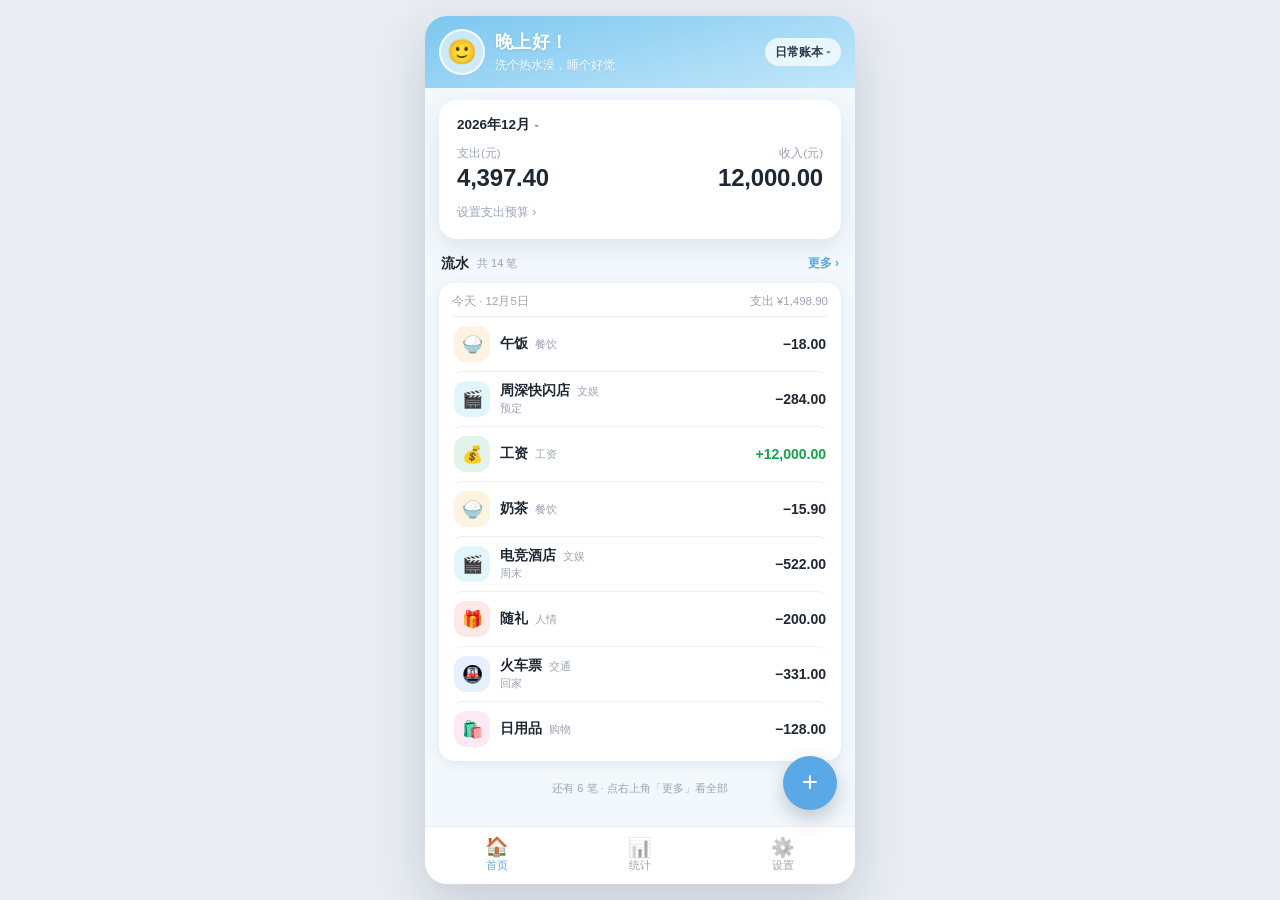
<file: ledger-app/index.html>
<!DOCTYPE html>
<html lang="zh-CN" data-theme="ocean">
<head>
<meta charset="UTF-8">
<meta name="viewport" content="width=device-width, initial-scale=1, viewport-fit=cover">
<meta name="theme-color" content="#5aa9e6">
<title>记一笔</title>
<link rel="stylesheet" href="style.css">
</head>
<body>

<div id="app">

  <!-- ══════════════════ 首页 ══════════════════ -->
  <section class="page is-on" id="pageHome">

    <!-- 顶部主题区（冻结不滚）：头像 + 问候语 + 激励语 + 主题切换 -->
    <div class="hero">
      <div class="hero-top">
        <button class="avatar-btn" id="btnAvatar" aria-label="更换头像">
          <img class="avatar" id="avatarImg" alt="" hidden>
          <span class="avatar-ph" id="avatarPh">🙂</span>
        </button>

        <div class="greet">
          <div class="greet-hi" id="greetHi">早上好！</div>
          <div class="greet-quote" id="greetQuote">今天也要好好生活呀</div>
        </div>

        <button class="theme-btn" id="btnBook" aria-label="切换账本">
          <span id="bookName">日常账本</span>
          <span class="tb-arrow">▾</span>
        </button>
      </div>
    </div>

    <!-- 可滚动主体：今日/本月收支、最近常用、流水都在里面，一起滚 -->
    <div class="body-scroll" id="bodyHome">

      <!-- ④ 首页装饰层：整层浮在内容上方，点不挡；上传自制主题图后才会出现 -->
      <div class="deco-layer" id="decoHome"></div>

      <!-- 日常账本：支出预算卡（仿支付宝「支出预算」样式） -->
      <div class="budget-card" id="budgetCard" hidden>
        <button class="budget-month" id="budMonthBtn">
          <span id="budMonthText">2026年9月</span>
        </button>
        <div class="budget-cols">
          <div class="budget-col">
            <div class="budget-label">支出(元)</div>
            <div class="budget-num" id="budExp">0.00</div>
          </div>
          <div class="budget-col">
            <div class="budget-label">收入(元)</div>
            <div class="budget-num" id="budInc">0.00</div>
          </div>
        </div>
        <button class="budget-set" id="btnSetBudget">设置支出预算 ›</button>
        <div class="budget-bar-wrap" id="budBarWrap" hidden>
          <div class="budget-bar" id="budBar"></div>
          <div class="budget-bar-txt" id="budBarTxt"></div>
        </div>
      </div>

      <!-- 统筹账本：资产总览（不按日期）：结余大字 + 支出/收入两列 -->
      <div class="pool-card" id="poolCard" hidden>
        <div class="pool-net-label">结余</div>
        <div class="pool-net num-fit" id="poolNet">0.00</div>
        <div class="pool-net-sub">收入 − 支出</div>
        <div class="pool-cols">
          <div class="pool-col">
            <div class="pool-col-label">支出</div>
            <div class="pool-col-num num-fit" id="poolOut">0.00</div>
          </div>
          <div class="pool-sep"></div>
          <div class="pool-col">
            <div class="pool-col-label">收入</div>
            <div class="pool-col-num num-fit is-in" id="poolIn">0.00</div>
          </div>
        </div>
      </div>

      <!-- ★ 流水：整页一起滚，首页只展示最新 8 条，全量去「更多」 -->
      <div class="card card-flow">
        <div class="card-head">
          <span class="card-title">流水</span>
          <span class="card-count" id="recCount"></span>
          <button class="card-more" id="btnMoreRec">更多 ›</button>
        </div>
        <div id="recList"></div>
        <div class="flow-hint" id="flowHint" hidden></div>
      </div>

    </div>

    <button class="fab" id="btnAdd" aria-label="记一笔"><span class="fab-plus">+</span></button>

  </section>

  <!-- ══════════════════ 统计 ══════════════════ -->
  <section class="page" id="pageStats">

    <div class="stats-top">
      <div class="month-nav-bar">
        <button class="mn-btn" id="stPrev" aria-label="上个月">‹</button>
        <span class="mn-title" id="stTitle">—</span>
        <button class="mn-btn" id="stNext" aria-label="下个月">›</button>
      </div>
      <div class="seg seg-sm" id="stTypeSeg">
        <button data-t="expense" class="is-on">支出</button>
        <button data-t="income">收入</button>
      </div>
      <div class="stats-total">
        <div class="st-label" id="stLabel">共支出</div>
        <div class="st-num" id="stTotal">¥ 0.00</div>
      </div>
    </div>

    <div class="body-scroll" id="bodyStats">

      <!-- ⑤ 统计装饰层：整层浮在内容上方 -->
      <div class="deco-layer" id="decoStatsLayer"></div>

      <div class="card">
        <div class="card-head">
          <span class="card-title">支出构成</span>
          <span class="card-count" id="catTipText">点类目看明细</span>
        </div>
        <div class="donut-wrap">
          <svg class="donut" id="donut" viewBox="0 0 120 120"></svg>
          <div class="donut-center">
            <div class="dc-label" id="dcLabel">总支出</div>
            <div class="dc-num" id="dcNum">¥0</div>
          </div>
        </div>
        <div class="cat-list" id="stCatList"></div>
      </div>

      <div class="card" id="cardDaily">
        <div class="card-head"><span class="card-title">每日对比</span></div>
        <div class="chart-box" id="chartDaily"></div>
      </div>

      <div class="card" id="cardMonthly">
        <div class="card-head"><span class="card-title">月度对比</span></div>
        <div class="chart-box" id="chartMonthly"></div>
      </div>

      <div class="card">
        <div class="card-head"><span class="card-title">支出排行</span></div>
        <div class="rank-list" id="rankList"></div>
      </div>

    </div>
  </section>

  <!-- ══════════════════ 设置 ══════════════════ -->
  <section class="page" id="pageSettings">
    <div class="set-top">设置</div>

    <div class="body-scroll" id="bodySettings">

      <div class="card" id="cardBooks">
        <div class="card-head">
          <span class="card-title">账本</span>
          <span class="card-count">点账本改名 / 改备注 / 切换</span>
        </div>
        <div id="bookManageList"></div>
      </div>

      <div class="card">
        <div class="card-head">
          <span class="card-title">个人</span>
        </div>
        <div class="set-row" id="setAvatar">
          <span class="set-ico">🙂</span>
          <span class="set-name">头像</span>
          <span class="set-val" id="setAvatarVal">默认 ›</span>
        </div>
      </div>

      <div class="card">
        <div class="card-head">
          <span class="card-title">主题外观</span>
          <span class="card-count">点一下即可切换</span>
        </div>
        <div class="theme-grid" id="themeGrid"></div>
        <div class="upload-row">
          <button class="btn-line btn-upload" id="btnUploadTheme">＋ 上传自制主题图</button>
          <button class="upload-arrow" id="btnThemeTip" aria-label="查看制作方法">▾</button>
        </div>
        <div class="tip" id="themeTip" hidden></div>
      </div>

      <div class="card">
        <div class="set-row" id="setQuotes">
          <span class="set-ico">💬</span>
          <span class="set-name">激励池</span>
          <span class="set-val" id="setQuotesVal">›</span>
        </div>
      </div>

      <div class="card">
        <div class="card-head"><span class="card-title">数据</span></div>
        <div class="set-row" id="setExport">
          <span class="set-ico">📤</span><span class="set-name">导出备份</span>
          <span class="set-val" id="setExportVal">存成 JSON 文件 ›</span>
        </div>
        <div class="set-row" id="setImport">
          <span class="set-ico">📥</span><span class="set-name">导入恢复</span>
          <span class="set-val">选备份文件恢复 ›</span>
        </div>
        <div class="set-row" id="setOpenFolder">
          <span class="set-ico">📂</span><span class="set-name">打开备份文件夹</span>
          <span class="set-val" id="setFolderVal">下载 / 记账本 ›</span>
        </div>
        <div class="set-row" id="setBackupText">
          <span class="set-ico">📋</span><span class="set-name">备份文本</span>
          <span class="set-val">复制 / 粘贴搬运 ›</span>
        </div>
        <div class="set-row is-danger" id="setClearDemo">
          <span class="set-ico">🧹</span><span class="set-name">清空示例数据</span>
          <span class="set-val">只删示例 ›</span>
        </div>
      </div>

      <div class="about">
        记一笔 · 本地记账<br>
        所有数据只存在这台设备，不联网、不上传
      </div>

    </div>
  </section>

  <!-- ══════════════════ 底部 Tab ══════════════════ -->
  <nav class="tabbar" id="tabbar">
    <img class="deco deco-footer" id="decoFooter" alt="">
    <button class="tab is-on" data-tab="home">
      <span class="tab-ico">🏠</span><span class="tab-txt">首页</span>
    </button>
    <button class="tab" data-tab="stats">
      <span class="tab-ico">📊</span><span class="tab-txt">统计</span>
    </button>
    <button class="tab" data-tab="settings">
      <span class="tab-ico">⚙️</span><span class="tab-txt">设置</span>
    </button>
  </nav>


<!-- ══════════════════ 二级页面：全部明细 ══════════════════
     ★ 注意：下面这些浮层 / 二级页必须留在 #app 内部（#app 的 </div> 在文件靠后处）。
       它们是 position:absolute + inset:0，包含块必须是 #app，
       否则停靠用的 translateX(100%) 会把整个视口的滚动区撑宽，手机上能横向拖出空白。
     ══════════════════ -->
<div class="sub" id="subAll">
  <div class="sub-head">
    <button class="sub-back" data-back>‹</button>
    <span class="sub-title">全部明细</span>
    <span class="sub-count" id="allCount"></span>
  </div>

  <div class="filter-bar">
    <input class="f-input" id="fKeyword" placeholder="搜事项 / 备注，比如「火锅」">
    <div class="f-row" id="fTimeRow">
      <div class="dd" id="fTimeDD">
        <button class="dd-btn" id="fTimeBtn"><span id="fTimeLabel">全部时间</span><span class="dd-arrow">▾</span></button>
        <div class="dd-list" id="fTimeList" hidden></div>
      </div>
      <div class="dd" id="fCatDD">
        <button class="dd-btn" id="fCatBtn"><span id="fCatLabel">全部类目</span><span class="dd-arrow">▾</span></button>
        <div class="dd-list" id="fCatList" hidden></div>
      </div>
      <button class="f-reset" id="fReset">重置</button>
    </div>
    <div class="f-row" id="fCustomRow" hidden>
      <input class="f-date" type="date" id="fFrom">
      <span class="f-tilde">~</span>
      <input class="f-date" type="date" id="fTo">
    </div>
    <div class="f-row">
      <button class="f-chip is-on" data-kind="all">全部</button>
      <button class="f-chip" data-kind="expense">只看支出</button>
      <button class="f-chip" data-kind="income">只看收入</button>
    </div>
  </div>

  <div class="sub-body" id="allList"></div>
  <div class="sub-sum" id="allSum"></div>
</div>

<!-- ══════════════════ 二级页面：类目明细（从统计页「支出构成」点进来） ══════════════════
     页面结构和「全部明细」一样，但打开时自动带好筛选（如：9月 × 餐饮）。
     它是独立的页面：返回时关掉它，露出的是统计页。 -->
<div class="sub" id="subCat">
  <div class="sub-head">
    <button class="sub-back" data-back>‹</button>
    <span class="sub-title" id="subCatTitle">明细</span>
    <span class="sub-count" id="catPageCount"></span>
  </div>

  <div class="filter-bar">
    <input class="f-input" id="cKeyword" placeholder="搜事项 / 备注">
    <div class="f-row" id="cTimeRow">
      <div class="dd" id="cTimeDD">
        <button class="dd-btn" id="cTimeBtn"><span id="cTimeLabel">全部时间</span><span class="dd-arrow">▾</span></button>
        <div class="dd-list" id="cTimeList" hidden></div>
      </div>
      <div class="dd" id="cCatDD">
        <button class="dd-btn" id="cCatBtn"><span id="cCatLabel">全部类目</span><span class="dd-arrow">▾</span></button>
        <div class="dd-list" id="cCatList" hidden></div>
      </div>
      <button class="f-reset" id="cReset">重置</button>
    </div>
    <div class="f-row" id="cCustomRow" hidden>
      <input class="f-date" type="date" id="cFrom">
      <span class="f-tilde">~</span>
      <input class="f-date" type="date" id="cTo">
    </div>
    <div class="f-row">
      <button class="f-chip" data-kind="all">全部</button>
      <button class="f-chip" data-kind="expense">只看支出</button>
      <button class="f-chip" data-kind="income">只看收入</button>
    </div>
  </div>

  <div class="sub-body" id="catPageList"></div>
  <div class="sub-sum" id="catPageSum"></div>
</div>

<!-- ══════════════════ 二级页面：激励池 ══════════════════ -->
<div class="sub" id="subQuotes">
  <div class="sub-head">
    <button class="sub-back" data-back>‹</button>
    <span class="sub-title">激励池</span>
    <button class="sub-add" id="btnAddQuote">＋ 新增</button>
  </div>
  <div class="quote-note">
    关掉的不会出现在首页。自己新增的会置顶，方便你找到。
  </div>
  <div class="sub-body" id="quoteList"></div>
</div>


<!-- ══════════════════ 记一笔 弹窗 ══════════════════ -->
<div class="sheet-layer" id="sheetLayer">
  <div class="sheet-mask" id="sheetMask"></div>
  <div class="sheet" id="sheet">

    <div class="sheet-head">
      <div class="seg" id="typeSeg">
        <button data-type="expense" class="is-on">支出</button>
        <button data-type="income">收入</button>
      </div>
      <button class="sheet-x" id="btnClose" aria-label="关闭">✕</button>
    </div>

    <div class="sheet-body">
      <!-- 一句话：事项 + 金额，自动拆 -->
      <input class="entry-input" id="entryInput" placeholder="支出/收入 123">

      <div class="entry-tools">
        <button class="tool-btn" id="btnDate">📅 <span id="dateText">今天</span></button>
        <button class="tool-btn" id="btnNote">＋ 备注</button>
      </div>

      <div class="note-row" id="noteRow">
        <input class="note-input" id="noteInput" placeholder="备注（会显示在明细里）">
      </div>

      <!-- 识别结果：分类可点开手动改 -->
      <div class="parse-row">
        <button class="parse-chip" id="parseChip">
          <span class="pc-ico">📦</span>
          <span class="pc-name">其他</span>
          <span class="pc-arrow">▾</span>
        </button>
        <span class="parse-amt" id="parseAmt">¥ --</span>
      </div>

      <div class="cat-pills" id="catPills"></div>
    </div>

    <div class="sheet-foot">
      <button class="btn-del" id="btnDelete" hidden>删除</button>
      <button class="btn-save" id="btnSave">保存</button>
    </div>

  </div>
</div>


<!-- ══════════════════ 账本切换浮层（首页右上角进入） ══════════════════ -->
<div class="pop-layer" id="bookPop">
  <div class="pop-mask" data-pop-close></div>
  <div class="pop">
    <div class="pop-head">
      <span>切换账本</span>
      <button class="pop-x" data-pop-close>✕</button>
    </div>
    <div class="pop-body">
      <div class="book-list" id="bookPopList"></div>
      <button class="btn-line" id="btnNewBook">＋ 新建账本</button>
    </div>
  </div>
</div>

<!-- ══════════════════ 新建账本浮层 ══════════════════ -->
<div class="pop-layer" id="bookAddPop">
  <div class="pop-mask" data-pop-close></div>
  <div class="pop pop-sm">
    <div class="pop-head">
      <span>新建账本</span>
      <button class="pop-x" data-pop-close>✕</button>
    </div>
    <div class="pop-body">
      <input class="ask-input" id="newBookName" placeholder="账本名称，比如：日常开销 / 家庭统筹">
      <div class="seg seg-book" id="newBookKind">
        <button data-k="daily" class="is-on">日常账本</button>
        <button data-k="pool">统筹账本</button>
      </div>
      <div class="kind-hint" id="kindHint">按月份记账：有预算、月度统计、每日对比</div>
      <div class="icon-grid" id="newBookIcons"></div>
      <input class="ask-input" id="newBookNote" placeholder="备注（可选，会显示在设置里）">
      <button class="btn-line is-solid" id="newBookOk">创建</button>
    </div>
  </div>
</div>

<!-- ══════════════════ 账本编辑浮层 ══════════════════ -->
<div class="pop-layer pop-up" id="bookEditPop">
  <div class="pop-mask" data-pop-close></div>
  <div class="pop pop-sm">
    <div class="pop-head">
      <span id="bookEditTitle">账本</span>
      <button class="pop-x" data-pop-close>✕</button>
    </div>
    <div class="pop-body">
      <input class="ask-input" id="bookNameInput" placeholder="账本名称">
      <div class="icon-grid" id="editBookIcons"></div>
      <input class="ask-input" id="bookNoteInput" placeholder="备注（可选）">
      <button class="btn-line is-solid" id="bookSaveBtn">保存</button>
      <button class="btn-line" id="bookUseBtn" style="margin-top:8px">设为当前账本</button>
      <button class="btn-line book-del" id="bookDelBtn" style="margin-top:8px" hidden>删除此账本</button>
    </div>
  </div>
</div>

<!-- ══════════════════ 备份文本浮层（换设备/换版本时搬数据） ══════════════════ -->
<div class="pop-layer" id="backupPop">
  <div class="pop-mask" data-pop-close></div>
  <div class="pop pop-sm">
    <div class="pop-head">
      <span>备份文本</span>
      <button class="pop-x" data-pop-close>✕</button>
    </div>
    <div class="pop-body">
      <div class="backup-tip">
        换版本或换手机时用它搬数据，不用来回传文件：<br>
        在旧的那份里点「复制当前全部数据」，发给自己；<br>
        再到新的这份里粘进下面的框，点「从粘贴内容导入」。
      </div>
      <button class="btn-line" id="backupCopy">复制当前全部数据</button>
      <textarea class="backup-ta" id="backupPaste" placeholder="把备份内容粘贴到这里…" spellcheck="false"></textarea>
      <button class="btn-line is-solid" id="backupImport">从粘贴内容导入</button>
    </div>
  </div>
</div>

<!-- ══════════════════ 输入浮层（起名字 / 加语录） ══════════════════ -->
<div class="pop-layer" id="askPop">
  <div class="pop-mask" data-pop-close></div>
  <div class="pop pop-sm">
    <div class="pop-head">
      <span id="askTitle">主题名称</span>
      <button class="pop-x" data-pop-close>✕</button>
    </div>
    <div class="pop-body">
      <input class="ask-input" id="askInput" placeholder="写点什么">
      <button class="btn-line is-solid" id="askOk">确定</button>
    </div>
  </div>
</div>

</div><!-- /#app: 二级页与浮层都在这里面 -->


<div class="toast" id="toast"></div>

<!-- 隐藏的输入控件 -->
<input type="file" id="fileAvatar" accept="image/*" hidden>
<input type="file" id="fileTheme" accept="image/png,image/jpeg,image/webp" hidden>
<input type="file" id="fileImport" accept=".json,application/json" hidden>
<input type="date" id="dateInput" hidden>
<input type="month" id="budMonthInput" hidden>

<script src="quotes.js"></script>
<script src="app.js"></script>
</body>
</html>
</file>
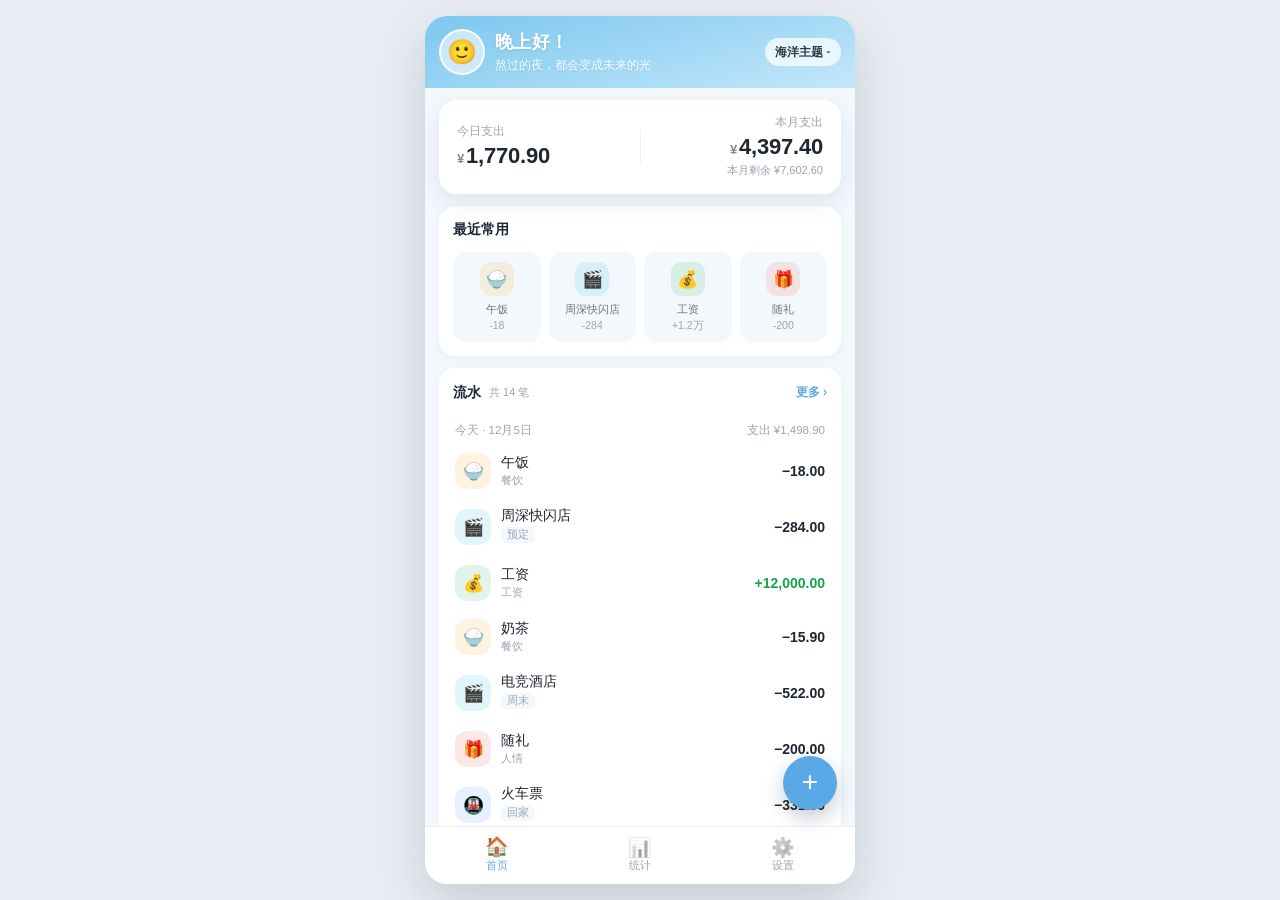
<file: releases/记账本-单文件试看版.html>
<!DOCTYPE html>
<html lang="zh-CN" data-theme="ocean">
<head>
<meta charset="UTF-8">
<meta name="viewport" content="width=device-width, initial-scale=1, viewport-fit=cover">
<meta name="theme-color" content="#5aa9e6">
<title>记一笔</title>
<style>
/* ============================================================
   记一笔 · 样式表
   ------------------------------------------------------------
   ★ 想换配色      → 改第 ② 节 :root 里的变量，或加一套 html[data-theme]
   ★ 想换主题图    → 在 App 的「设置 → 主题外观」里上传，不用改代码
   ★ 想换分类图标  → 改 app.js 顶部 CATS 里的 i（现在是 emoji）
   ★ 想改主题图分区 → 看第 ⑤ 节开头的分区表（1080 × 4520）
   ============================================================ */


/* ============================================================
   ① 重置
   ============================================================ */
*{ box-sizing: border-box; -webkit-tap-highlight-color: transparent; }

html, body{
  margin: 0; padding: 0;
  height: 100%;
  background: #e9edf3;
  color: #1f2733;
  font-family: -apple-system, BlinkMacSystemFont, "PingFang SC", "Hiragino Sans GB",
               "Microsoft YaHei", "Helvetica Neue", Arial, sans-serif;
  -webkit-font-smoothing: antialiased;
  overscroll-behavior: none;
  overflow-x: hidden;              /* 二级页面停在屏幕右侧，别让整页能左右拖 */
}

button{ font-family: inherit; border: 0; background: none; cursor: pointer; color: inherit; }
input, select{ font-family: inherit; }
img{ display: block; }

::-webkit-scrollbar{ width: 0; height: 0; }


/* ============================================================
   ② 配色变量
   ------------------------------------------------------------
   每个主题只需要覆盖这几个变量，加新主题照抄一段改颜色即可。
   --tw 是「整张主题图的宽度」，由 JS 按屏幕宽度实时写入，
       装饰元素靠它算缩放比例，不用你管。
   ============================================================ */
:root{
  --tw: 390px;
  --timgw: 1080;                 /* 主题图的像素宽，JS 按实际上传的图写入；坐标换算靠它 */

  --primary:      #5aa9e6;
  --primary-soft: #e8f4fd;
  --hero-a:       #7cc7ef;
  --hero-b:       #bfe6fa;
  --hero-text:    #ffffff;

  --page:   #f3f5f9;
  --card:   #ffffff;
  --text:   #1f2733;
  --text-2: #6b7684;
  --text-3: #9aa4b2;
  --line:   #edf0f5;

  --income:  #16a34a;
  --expense: #ef4444;

  --theme-img: none;
}

html[data-theme="ocean"]{
  --primary:#5aa9e6; --primary-soft:#e8f4fd;
  --hero-a:#7cc7ef;  --hero-b:#c3e7fa;  --hero-text:#ffffff;
  --page:#f3f8fc;
}
html[data-theme="sunset"]{
  --primary:#f08a5d; --primary-soft:#fdeee6;
  --hero-a:#f6a97e;  --hero-b:#fbd9c4;  --hero-text:#ffffff;
  --page:#fdf7f4;
}
html[data-theme="forest"]{
  --primary:#4f9d69; --primary-soft:#e8f5ec;
  --hero-a:#78bd8d;  --hero-b:#c8e6d1;  --hero-text:#ffffff;
  --page:#f4faf6;
}
html[data-theme="starry"]{
  --primary:#6c6ce5; --primary-soft:#eeeeFD;
  --hero-a:#4b4b9e;  --hero-b:#8f8fd6;  --hero-text:#ffffff;
  --page:#f5f5fb;
}
html[data-theme="minimal"]{
  --primary:#4b5563; --primary-soft:#eef0f3;
  --hero-a:#8a94a6;  --hero-b:#c9d1db;  --hero-text:#ffffff;
  --page:#f4f5f7;
}
/* 自制主题（上传 PNG 后）统一用中性底色，避免和图片打架 */
html[data-theme="custom"]{
  --primary:#5aa9e6; --primary-soft:#e8f4fd;
  --hero-a:#eef3f8;  --hero-b:#dfe8f2;  --hero-text:#1f2733;
  --page:#f4f6f9;
}


/* ============================================================
   ③ 整体骨架
   ============================================================ */
#app{
  position: relative;
  width: 100%;
  max-width: 430px;          /* ★ 电脑上就显示成手机宽度，手机上自然全宽 */
  height: 100vh;
  height: 100dvh;
  margin: 0 auto;
  display: flex;
  flex-direction: column;
  background: var(--page);
  overflow: hidden;
}
@media (min-width: 431px){
  body{ padding: 16px 0; }
  #app{
    height: calc(100vh - 32px);
    border-radius: 22px;
    box-shadow: 0 18px 50px rgba(21,34,56,.16);
  }
}

.page{
  display: none;
  flex: 1;
  min-height: 0;
  flex-direction: column;
}
.page.is-on{ display: flex; }

.body-scroll{
  position: relative;              /* 装饰层按它定位 */
  flex: 1;
  min-height: 0;
  overflow-y: auto;
  -webkit-overflow-scrolling: touch;
  padding: 12px 14px 20px;
}
/* 首页右下角有悬浮按钮，滚到底时别把最后一条压住 */
#bodyHome{ padding-bottom: 92px; }


/* ============================================================
   ④ 首页 · 顶部主题区
   ============================================================ */
.hero{
  position: relative;
  flex: none;                          /* flex:none = 这条永远不动，内容在它下面滚 */
  padding: 13px 14px;                  /* 46 + 13×2 = 72px，正好对上主题图 ① 区的 200 高 */
  background: linear-gradient(165deg, var(--hero-a), var(--hero-b));
  overflow: hidden;
}
/* 注意：主题图怎么切、铺在哪，统一写在上面「⑤ 主题装饰元素」那一段。
   这里不要再写 html.has-theme .hero 的背景规则 —— 会盖掉切图坐标。 */

.hero-top{
  position: relative;
  z-index: 2;
  display: grid;
  grid-template-columns: auto 1fr auto;
  align-items: center;
  gap: 10px;
  min-height: 46px;
}

.avatar-btn{
  position: relative;
  width: 46px; height: 46px;
  border-radius: 50%;
  overflow: hidden;
  background: rgba(255,255,255,.55);
  border: 2px solid rgba(255,255,255,.85);
  padding: 0;
  flex: none;
}
/* ★ 这里千万别用 display:flex 居中：flex 会把下面的 img 当成可收缩的 flex item，
   46×46 的圆里被压成 30×40（宽高比 0.75），object-fit:cover 再按宽度裁一刀，
   手机上看到的就是「圆被切掉了左右两边」。所以图片和占位符都用绝对定位铺满。 */
.avatar{
  position: absolute; left: 0; top: 0;
  display: block;
  width: 100%; height: 100%;
  object-fit: cover;
  border-radius: 50%;
}
.avatar-ph{
  position: absolute; left: 0; top: 0;
  display: flex; align-items: center; justify-content: center;
  width: 100%; height: 100%;
  font-size: 24px; line-height: 1;
}
/* ★ 必须显式写死：作者样式里的 img{display:block} 虽然权重低，但作者样式整体优先于
   浏览器默认的 [hidden]{display:none} —— 不写这行，没传头像时那个空 img 也会占位。 */
.avatar[hidden], .avatar-ph[hidden]{ display: none; }

.greet{ min-width: 0; }
.greet-hi{
  font-size: 18px; font-weight: 700; letter-spacing: .3px;
  color: var(--hero-text);
  text-shadow: 0 1px 3px rgba(0,0,0,.10);
}
.greet-quote{
  margin-top: 3px;
  font-size: 11.5px; line-height: 1.4;
  color: var(--hero-text);
  opacity: .92;
  white-space: nowrap; overflow: hidden; text-overflow: ellipsis;
  text-shadow: 0 1px 3px rgba(0,0,0,.10);
}

.theme-btn{
  flex: none;
  display: flex; align-items: center; gap: 3px;
  height: 28px; padding: 0 10px;
  border-radius: 14px;
  background: rgba(255,255,255,.72);
  color: #2b3a4a;
  font-size: 12px; font-weight: 600;
  backdrop-filter: blur(6px);
}
.tb-arrow{ font-size: 9px; opacity: .7; }

/* 今日 / 本月 收支卡（在滚动区里，跟着内容一起滚） */
.sum-card{
  position: relative;
  z-index: 2;
  margin-top: 0;
  padding: 15px 18px 16px;
  border-radius: 18px;
  background: var(--card);
  box-shadow: 0 8px 22px rgba(31,55,86,.10);
  margin-bottom: 12px;
  display: grid;
  grid-template-columns: 1fr auto 1fr;
  align-items: center;
  gap: 12px;
}
.sum-col{ min-width: 0; }
.sum-col:last-child{ text-align: right; }
.sum-label{ font-size: 11.5px; color: var(--text-3); }
.sum-num{
  margin-top: 4px;
  font-size: 22px; font-weight: 700; letter-spacing: -.2px;
  color: var(--text);
}
.sum-num::before{ content: '¥'; font-size: 13px; font-weight: 600; margin-right: 2px; opacity: .55; }
.sum-sub{ margin-top: 3px; font-size: 11px; color: var(--text-3); }
.sum-line{
  width: 1px; height: 34px;
  background: var(--line);
  flex: none;
}


/* ============================================================
   ⑤ 主题图（上传自制 PNG 后才会出现）
   ------------------------------------------------------------
   一张图 = 一个主题。整图固定 1080 宽 × 4520 高，分五块：

       ① 首页顶栏   1080 × 200   左上角 (0,    0)   → 头像/问候/主题那一行
       ② 统计顶栏   1080 × 560   左上角 (0,  200)   → 月份条 + 支出收入 + 总额
       ③ 底部栏     1080 × 160   左上角 (0,  760)   → 底部 Tab 栏整条
       ④ 首页装饰层 1080 × 1800  左上角 (0,  920)   → 整层浮在首页内容上方
       ⑤ 统计装饰层 1080 × 1800  左上角 (0, 2720)   → 整层浮在统计页内容上方

   ★ ①②③ 是背景条：屏幕上那块多高，就显示图上对应的那一截。
     高度已按手机算好（首页顶栏 72px、统计顶栏 202px、底栏 58px），
     画出来什么样屏幕上就什么样，不会出现「画了却只露一半」。
   ★ ④⑤ 是自由装饰层：整块透明底，想画什么画什么（贝壳、海星、云、光斑…）。
     按屏幕宽等比缩放，位置与屏幕一一对应，不会变形。
     屏幕上高 650px（约一整屏），再往下要滚动才看得到。
   ★ 装饰层浮在卡片上方，但点击会穿透（不挡操作）。别压在文字上，或画淡一点。

   缩放：--tw = App 宽度（手机上就是屏宽，约 390px），
         所有坐标都是「图上像素 ÷ 1080 × --tw」，所以图被压缩过也不会错位。
   想挪装饰层的落点 → 只改 #decoHome / #decoStatsLayer 的 background-position。
   ============================================================ */
.deco{ display: none; }        /* 旧版「一块一个小图标」已废弃，这里只留空壳 */

/* ①② 顶部两条背景：首页顶栏 / 统计顶栏 */
html.has-theme .hero,
html.has-theme .stats-top{
  background-image: var(--theme-img);
  background-size: var(--tw) auto;
  background-repeat: no-repeat;
}
html.has-theme .hero     { background-position: 0 0; }                                        /* ① y=0   */
html.has-theme .stats-top{ background-position: 0 calc(var(--tw) * -200 / var(--timgw)); }    /* ② y=200 */

/* ④⑤ 自由装饰层：贴在滚动内容顶部，整层浮在卡片上方 */
.deco-layer{
  position: absolute;
  left: 0; right: 0; top: 0;
  height: calc(var(--tw) * 1800 / var(--timgw));   /* 图上 1800 高 ≈ 屏幕 650px */
  background-image: var(--theme-img);
  background-size: var(--tw) auto;
  background-repeat: no-repeat;
  pointer-events: none;
  z-index: 4;                                      /* 卡片(0) 之上、FAB(6) 之下 */
  display: none;
}
html.has-theme .deco-layer{ display: block; }
#decoHome      { background-position: 0 calc(var(--tw) * -920  / var(--timgw)); }   /* ④ y=920  */
#decoStatsLayer{ background-position: 0 calc(var(--tw) * -2720 / var(--timgw)); }   /* ⑤ y=2720 */

/* ③ 底部 Tab 栏整条背景：铺满整条 Tab 栏，图从 y=760 那一行开始取 */
.deco-footer{
  position: absolute;
  left: 0; right: 0; top: 0; bottom: 0;
  width: 100%; height: 100%;
  background-image: var(--theme-img);
  background-size: var(--tw) auto;
  background-repeat: no-repeat;
  background-position: 0 calc(var(--tw) * -760 / var(--timgw));
  pointer-events: none;
  z-index: 0;
  display: none;
}
html.has-theme .deco-footer{ display: block; }
html.has-theme .tabbar .tab,
html.has-theme .tabbar .tab-txt,
html.has-theme .tabbar .tab-ico{ position: relative; z-index: 1; }


/* ============================================================
   ⑥ 卡片通用
   ============================================================ */
.card{
  position: relative;
  background: var(--card);
  border-radius: 16px;
  padding: 14px;
  margin-bottom: 12px;
  box-shadow: 0 2px 10px rgba(31,55,86,.05);
}
.card-head{
  position: relative;
  display: flex; align-items: center; gap: 8px;
  margin-bottom: 12px;
  min-height: 20px;
}
.card-title{
  font-size: 14px; font-weight: 700; color: var(--text);
  display: flex; align-items: center; gap: 5px;
}
.card-count{ font-size: 11px; color: var(--text-3); }
.card-more{
  margin-left: auto;
  font-size: 12px; color: var(--primary); font-weight: 600;
  padding: 2px 0 2px 6px;
}

.empty{
  padding: 26px 0;
  text-align: center;
  font-size: 12.5px; line-height: 1.9;
  color: var(--text-3);
}
.empty-ico{ display: block; font-size: 26px; margin-bottom: 6px; opacity: .55; }


/* ============================================================
   ⑦ 首页 · 最近常用
   ============================================================ */
.quick-row{
  display: grid;
  grid-template-columns: repeat(4, 1fr);
  gap: 8px;
}
.quick-item{
  display: flex; flex-direction: column; align-items: center;
  padding: 10px 4px 9px;
  border-radius: 13px;
  background: var(--page);
  transition: transform .12s;
}
.quick-item:active{ transform: scale(.95); }
.quick-ico{
  width: 34px; height: 34px; border-radius: 11px;
  display: flex; align-items: center; justify-content: center;
  font-size: 17px; margin-bottom: 6px;
}
.quick-name{
  font-size: 11px; color: var(--text-2); max-width: 100%;
  overflow: hidden; text-overflow: ellipsis; white-space: nowrap;
}
.quick-amt{ font-size: 10.5px; color: var(--text-3); margin-top: 2px; }
.quick-empty{
  grid-column: 1 / -1;
  padding: 14px 0; text-align: center;
  font-size: 12px; color: var(--text-3);
}


/* ============================================================
   ⑧ 首页 · 流水（整页一起滚，首页只展示最新 8 条）
   ------------------------------------------------------------
   原来这里是个独立滚动的小窗口（max-height + overscroll-behavior:contain），
   结果手指在流水里往上滑时会被 contain 挡住、翻不动整页，体验很糟。
   现在取消内滚：流水就是普通内容，跟着整页一起滑，
   反正「更多」里有全量 + 搜索 + 按时间段筛。
   想改首页显示几条 → 改 app.js 里 renderRecList 的 LIMIT。
   ============================================================ */
.card-flow{ padding-bottom: 8px; }
.flow-hint{
  padding: 9px 0 6px;
  text-align: center;
  font-size: 11px;
  color: var(--text-3);
  border-top: 1px dashed var(--line);
  margin-top: 4px;
}

.day-head{
  display: flex; align-items: center; justify-content: space-between;
  padding: 8px 2px 6px;
  font-size: 11.5px; color: var(--text-3);
}
.day-sum{ color: var(--text-3); }

.rec{
  display: flex; align-items: center; gap: 10px;
  padding: 9px 2px;
  border-radius: 10px;
  transition: background .12s;
}
.rec:active{ background: var(--page); }
.rec-ico{
  width: 36px; height: 36px; border-radius: 12px;
  display: flex; align-items: center; justify-content: center;
  font-size: 17px; flex: none;
}
.rec-main{ flex: 1; min-width: 0; }
.rec-title{
  font-size: 13.5px; color: var(--text); font-weight: 500;
  overflow: hidden; text-overflow: ellipsis; white-space: nowrap;
}
.rec-sub{
  margin-top: 2px;
  font-size: 10.5px; color: var(--text-3);
  overflow: hidden; text-overflow: ellipsis; white-space: nowrap;
}
.rec-note{
  margin-top: 2px;
  font-size: 10.5px; color: var(--text-3);
  background: var(--page);
  display: inline-block;
  padding: 1px 6px;
  border-radius: 5px;
  max-width: 100%;
  overflow: hidden; text-overflow: ellipsis; white-space: nowrap;
}
.rec-amt{
  font-size: 14px; font-weight: 700; color: var(--text);
  flex: none;
}
.rec-amt.income{ color: var(--income); }


/* ============================================================
   ⑨ 悬浮 “+”
   ============================================================ */
.fab{
  position: absolute;
  right: 18px; bottom: 74px;
  z-index: 6;
  width: 54px; height: 54px;
  border-radius: 50%;
  background: var(--primary);
  color: #fff;
  font-size: 28px; font-weight: 300; line-height: 1;
  display: flex; align-items: center; justify-content: center;
  padding-bottom: 3px;
  box-shadow: 0 8px 20px rgba(31,55,86,.26);
  transition: transform .14s;
}
.fab:active{ transform: scale(.92); }


/* ============================================================
   ⑩ 底部 Tab
   ============================================================ */
.tabbar{
  position: relative;
  flex: none;
  height: 58px;
  display: flex;
  background: var(--card);
  border-top: 1px solid var(--line);
  padding-bottom: env(safe-area-inset-bottom);
  overflow: hidden;
}
.tab{
  flex: 1;
  display: flex; flex-direction: column; align-items: center; justify-content: center;
  gap: 2px;
  color: var(--text-3);
  transition: color .16s;
}
.tab-ico{ font-size: 19px; line-height: 1; filter: grayscale(1); opacity: .65; transition: all .16s; }
.tab-txt{ font-size: 10.5px; font-weight: 500; }
.tab.is-on{ color: var(--primary); }
.tab.is-on .tab-ico{ filter: none; opacity: 1; transform: translateY(-1px); }


/* ============================================================
   ⑪ 统计页
   ============================================================ */
.stats-top{
  flex: none;
  padding: 12px 16px 34px;
  background: linear-gradient(165deg, var(--hero-a), var(--hero-b));
  color: var(--hero-text);
  border-radius: 0 0 20px 20px;
}
/* 统计页顶部的主题背景同样由上面「⑤ 主题装饰元素」那段统一管 */
.month-nav-bar{
  display: grid;
  grid-template-columns: 30px 1fr 30px;
  align-items: center;
}
.mn-btn{
  font-size: 20px; line-height: 1;
  height: 28px; border-radius: 8px;
  color: var(--hero-text);
}
.mn-title{
  text-align: center;
  font-size: 14px; font-weight: 600;
  color: var(--hero-text);
}
.seg{
  display: grid;
  grid-auto-flow: column;
  grid-auto-columns: 1fr;
  gap: 3px;
  padding: 3px;
  border-radius: 11px;
  background: rgba(255,255,255,.28);
}
.seg button{
  height: 30px;
  border-radius: 8px;
  font-size: 13px; font-weight: 600;
  color: var(--hero-text);
  opacity: .85;
  transition: all .16s;
}
.seg button.is-on{
  background: var(--card);
  color: var(--text);
  opacity: 1;
  box-shadow: 0 1px 4px rgba(0,0,0,.10);
}
.seg-sm{ margin-top: 12px; width: 140px; margin-left: auto; }

.stats-total{ margin-top: 16px; }
.st-label{ font-size: 12px; opacity: .88; }
.st-num{
  margin-top: 3px;
  font-size: 30px; font-weight: 700; letter-spacing: -.5px;
}

#pageStats .body-scroll{
  margin-top: -22px;
  padding-top: 0;
}
#pageStats .body-scroll::before{
  content: '';
  display: block;
  height: 22px;
}

/* 环形图 */
.donut-wrap{
  position: relative;
  width: 150px; height: 150px;
  margin: 6px auto 16px;
}
.donut{ width: 100%; height: 100%; transform: rotate(-90deg); }
.donut-center{
  position: absolute; inset: 0;
  display: flex; flex-direction: column; align-items: center; justify-content: center;
  pointer-events: none;
}
.dc-label{ font-size: 11px; color: var(--text-3); }
.dc-num{ font-size: 17px; font-weight: 700; color: var(--text); margin-top: 2px; }

.cat-list{ display: flex; flex-direction: column; gap: 10px; }
.cat-row{ display: flex; align-items: center; gap: 9px; }
.cat-ico{
  width: 28px; height: 28px; border-radius: 9px;
  display: flex; align-items: center; justify-content: center;
  font-size: 14px; flex: none;
}
.cat-name{ font-size: 12.5px; color: var(--text); width: 40px; flex: none; }
.cat-bar{
  flex: 1; height: 6px; border-radius: 3px;
  background: var(--line);
  overflow: hidden;
}
.cat-bar i{ display: block; height: 100%; border-radius: 3px; }
.cat-pct{ font-size: 11px; color: var(--text-3); width: 42px; text-align: right; flex: none; }
.cat-amt{ font-size: 12.5px; font-weight: 600; color: var(--text); width: 66px; text-align: right; flex: none; }

/* 柱状图
   .chart-box 高 148：上面留 20 给数字标签，下面留 20 给日期标签
   .bars 的 gap 决定柱子的胖瘦：每天的柱子多，所以间距要小 */
.chart-box{ height: 148px; padding-top: 20px; }
.bars{
  display: flex; align-items: flex-end; gap: 2px;
  height: 100%;
  padding-bottom: 20px;
  position: relative;
}
.bar-col{
  flex: 1;
  display: flex; flex-direction: column; align-items: center; justify-content: flex-end;
  height: 100%;
  position: relative;
}
.bar-fill{
  width: 100%;
  max-width: 26px;
  border-radius: 5px 5px 3px 3px;
  background: var(--primary);
  min-height: 2px;
  transition: height .3s;
}
.bar-fill.is-zero{ background: var(--line); }
.bar-val{
  position: absolute;
  left: 0; right: 0;
  text-align: center;
  font-size: 9px; color: var(--text-3);
  white-space: nowrap;
}
.bar-lab{
  position: absolute;
  bottom: -17px; left: 0; right: 0;
  text-align: center;
  font-size: 9.5px; color: var(--text-3);
  white-space: nowrap;
}
.chart-empty{ padding: 40px 0; text-align: center; font-size: 12px; color: var(--text-3); }

/* 排行 */
.rank-list{ display: flex; flex-direction: column; }
.rank-item{
  display: flex; align-items: center; gap: 10px;
  padding: 9px 0;
  border-bottom: 1px solid var(--line);
}
.rank-item:last-child{ border-bottom: 0; }
.rank-no{
  width: 18px; height: 18px; border-radius: 6px;
  display: flex; align-items: center; justify-content: center;
  font-size: 10.5px; font-weight: 700;
  background: var(--page); color: var(--text-3);
  flex: none;
}
.rank-item:nth-child(1) .rank-no{ background: #fff3d6; color: #c98a12; }
.rank-item:nth-child(2) .rank-no{ background: #eef1f5; color: #7b8798; }
.rank-item:nth-child(3) .rank-no{ background: #fbe9dd; color: #b4713f; }
.rank-main{ flex: 1; min-width: 0; }
.rank-title{
  font-size: 13px; color: var(--text);
  overflow: hidden; text-overflow: ellipsis; white-space: nowrap;
}
.rank-sub{ font-size: 10.5px; color: var(--text-3); margin-top: 2px; }
.rank-amt{ font-size: 13.5px; font-weight: 700; color: var(--text); flex: none; }


/* ============================================================
   ⑫ 设置页
   ============================================================ */
.set-top{
  flex: none;
  padding: 16px 18px 14px;
  font-size: 20px; font-weight: 700;
  color: var(--text);
  background: var(--card);
  border-bottom: 1px solid var(--line);
}
.set-row{
  display: flex; align-items: center; gap: 10px;
  padding: 12px 2px;
  border-bottom: 1px solid var(--line);
  cursor: pointer;
}
.set-row:last-child{ border-bottom: 0; }
.set-row:active{ background: var(--page); }
.set-ico{ font-size: 16px; width: 22px; text-align: center; flex: none; }
.set-name{ font-size: 13.5px; color: var(--text); flex: 1; }
.set-val{ font-size: 12px; color: var(--text-3); }
.set-row.is-danger .set-name,
.set-row.is-danger .set-val{ color: #e05252; }

.theme-grid{
  display: grid;
  grid-template-columns: repeat(3, 1fr);
  gap: 9px;
  margin-bottom: 12px;
}
.theme-item{
  position: relative;
  border-radius: 12px;
  overflow: hidden;
  border: 2px solid transparent;
  background: var(--page);
  text-align: center;
  padding: 0 0 6px;
}
.theme-item.is-on{ border-color: var(--primary); }
.theme-swatch{
  height: 46px;
  background: linear-gradient(160deg, var(--sw-a), var(--sw-b));
  position: relative;
  overflow: hidden;
}
.theme-swatch img{ width: 100%; height: 100%; object-fit: cover; }
.theme-name{
  font-size: 11px; color: var(--text-2);
  margin-top: 5px;
  padding: 0 3px;
  overflow: hidden; text-overflow: ellipsis; white-space: nowrap;
}
.theme-item.is-on .theme-name{ color: var(--primary); font-weight: 600; }
.theme-del{
  position: absolute;
  right: 3px; top: 3px;
  width: 17px; height: 17px; border-radius: 50%;
  background: rgba(0,0,0,.42);
  color: #fff; font-size: 10px; line-height: 1;
  display: flex; align-items: center; justify-content: center;
}
.theme-tag{
  position: absolute; left: 3px; top: 3px;
  font-size: 9px; padding: 1px 5px;
  border-radius: 5px;
  background: rgba(0,0,0,.42);
  color: #fff;
}

.btn-line{
  width: 100%;
  height: 40px;
  border-radius: 11px;
  border: 1px dashed var(--line);
  font-size: 13px; color: var(--primary); font-weight: 600;
  transition: background .14s;
}
.btn-line:active{ background: var(--primary-soft); }
.btn-line.is-solid{
  border: 0;
  background: var(--primary);
  color: #fff;
}
.tip{
  margin-top: 10px;
  font-size: 11px; line-height: 1.7;
  color: var(--text-3);
}
.tip b{ color: var(--text-2); }
.tip code{
  background: var(--page);
  padding: 1px 4px; border-radius: 4px;
  font-size: 10.5px;
}
.about{
  padding: 6px 4px 20px;
  text-align: center;
  font-size: 11px; line-height: 1.9;
  color: var(--text-3);
}


/* ============================================================
   ⑬ 二级页面
   ============================================================ */
.sub{
  position: absolute;
  inset: 0;
  z-index: 20;
  background: var(--page);
  display: flex;
  flex-direction: column;
  transform: translateX(100%);
  transition: transform .26s cubic-bezier(.3,.8,.3,1);
  visibility: hidden;
}
.sub.is-on{ transform: translateX(0); visibility: visible; }

.sub-head{
  flex: none;
  height: 52px;
  display: grid;
  grid-template-columns: 44px 1fr auto;
  align-items: center;
  padding: 0 8px;
  background: var(--card);
  border-bottom: 1px solid var(--line);
}
.sub-back{
  font-size: 26px; line-height: 1; color: var(--text);
  height: 40px; border-radius: 10px;
}
.sub-title{ font-size: 15.5px; font-weight: 700; text-align: center; color: var(--text); }
.sub-count{ font-size: 11.5px; color: var(--text-3); padding-right: 8px; }
.sub-add{
  font-size: 13px; font-weight: 600; color: var(--primary);
  padding: 6px 10px; border-radius: 9px;
}
.sub-body{
  flex: 1;
  min-height: 0;
  overflow-y: auto;
  -webkit-overflow-scrolling: touch;
  padding: 12px 14px 20px;
}
.sub-sum{
  flex: none;
  padding: 10px 18px calc(10px + env(safe-area-inset-bottom));
  background: var(--card);
  border-top: 1px solid var(--line);
  font-size: 12.5px;
  color: var(--text-2);
  display: flex; justify-content: space-between;
}

/* 筛选栏 */
.filter-bar{
  flex: none;
  padding: 10px 14px 11px;
  background: var(--card);
  border-bottom: 1px solid var(--line);
  display: flex; flex-direction: column; gap: 8px;
}
.f-input, .f-sel, .f-date{
  height: 34px;
  padding: 0 10px;
  border-radius: 9px;
  border: 1px solid var(--line);
  background: var(--page);
  font-size: 12.5px; color: var(--text);
  outline: none;
}
.f-input{ width: 100%; }
.f-row{ display: flex; align-items: center; gap: 6px; }
.f-row .f-sel{ flex: none; }
.f-date{ flex: 1; min-width: 0; padding: 0 6px; }
.f-tilde{ font-size: 12px; color: var(--text-3); }
.f-reset{
  flex: none; height: 34px; padding: 0 12px;
  border-radius: 9px; background: var(--page);
  font-size: 12.5px; color: var(--text-2);
}
.f-chip{
  flex: 1; height: 30px;
  border-radius: 9px;
  background: var(--page);
  font-size: 12px; color: var(--text-2);
  border: 1px solid transparent;
}
.f-chip.is-on{
  background: var(--primary-soft);
  color: var(--primary);
  font-weight: 600;
  border-color: var(--primary);
}

/* 激励池 */
.quote-note{
  flex: none;
  padding: 9px 18px;
  font-size: 11px; line-height: 1.6;
  color: var(--text-3);
  background: var(--card);
  border-bottom: 1px solid var(--line);
}
.quote-item{
  display: flex; align-items: center; gap: 10px;
  padding: 11px 12px;
  background: var(--card);
  border-radius: 12px;
  margin-bottom: 8px;
}
.quote-item.is-off{ opacity: .45; }
.quote-item.is-mine{ border-left: 3px solid var(--primary); }
.quote-txt{
  flex: 1;
  font-size: 13px; line-height: 1.5;
  color: var(--text);
  word-break: break-all;
}
.quote-tag{
  font-size: 9.5px; padding: 1px 5px;
  border-radius: 5px;
  background: var(--primary-soft);
  color: var(--primary);
  flex: none;
}
.quote-del{
  width: 26px; height: 26px; border-radius: 8px;
  color: var(--text-3); font-size: 14px;
  flex: none;
}
.switch{
  width: 42px; height: 25px;
  border-radius: 13px;
  background: var(--line);
  position: relative;
  flex: none;
  transition: background .18s;
}
.switch::after{
  content: '';
  position: absolute;
  left: 2.5px; top: 2.5px;
  width: 20px; height: 20px;
  border-radius: 50%;
  background: #fff;
  box-shadow: 0 1px 3px rgba(0,0,0,.2);
  transition: transform .18s;
}
.switch.is-on{ background: var(--primary); }
.switch.is-on::after{ transform: translateX(17px); }


/* ============================================================
   ⑭ 记一笔 弹窗
   ============================================================ */
.sheet-layer{
  position: absolute;
  inset: 0;
  z-index: 30;
  display: flex;
  align-items: flex-end;
  pointer-events: none;
  visibility: hidden;
  transition: visibility .28s;
}
.sheet-layer.is-on{ visibility: visible; pointer-events: auto; }
.sheet-mask{
  position: absolute; inset: 0;
  background: rgba(18,26,38,.42);
  opacity: 0;
  transition: opacity .24s;
}
.sheet{
  position: relative;
  z-index: 1;
  width: 100%;
  max-height: 88%;
  display: flex;
  flex-direction: column;
  background: var(--card);
  border-radius: 20px 20px 0 0;
  transform: translateY(102%);
  transition: transform .28s cubic-bezier(.3,.85,.35,1);
  padding-bottom: env(safe-area-inset-bottom);
}
.sheet-layer.is-on .sheet-mask{ opacity: 1; }
.sheet-layer.is-on .sheet{ transform: translateY(0); }

.sheet-head{
  flex: none;
  display: grid;
  grid-template-columns: 1fr auto 1fr;   /* 中间那列 auto，保证切换器恒定居中 */
  align-items: center;
  padding: 14px 14px 6px;
}
.sheet-head .seg{ width: 156px; background: var(--page); }
.sheet-head .seg button{ color: var(--text-2); }
.sheet-head .seg button.is-on{ background: var(--card); color: var(--text); }
.sheet-x{
  grid-column: 3;
  justify-self: end;
  width: 32px; height: 32px;
  border-radius: 50%;
  background: var(--page);
  color: var(--text-2);
  font-size: 14px;
  display: flex; align-items: center; justify-content: center;
}

.sheet-body{
  flex: 1;
  min-height: 0;
  overflow-y: auto;
  padding: 10px 16px 4px;
}

.entry-input{
  width: 100%;
  height: 48px;
  border: 0;
  border-bottom: 2px solid var(--line);
  background: none;
  font-size: 17px;
  color: var(--text);
  outline: none;
  transition: border-color .16s;
}
.entry-input::placeholder{ color: var(--text-3); font-size: 16px; }
.entry-input:focus{ border-bottom-color: var(--primary); }

.entry-tools{
  display: flex; align-items: center; gap: 8px;
  padding: 10px 0 2px;
}
.tool-btn{
  height: 32px; padding: 0 12px;
  border-radius: 10px;
  background: var(--page);
  font-size: 12.5px; color: var(--text-2);
  display: flex; align-items: center; gap: 4px;
}
.tool-btn:active{ background: var(--primary-soft); color: var(--primary); }

.note-row{
  display: none;
  padding-top: 9px;
}
.note-row.is-on{ display: block; }
.note-input{
  width: 100%;
  height: 38px;
  padding: 0 12px;
  border-radius: 10px;
  border: 1px solid var(--line);
  background: var(--page);
  font-size: 13px; color: var(--text);
  outline: none;
}
.note-input:focus{ border-color: var(--primary); }

.parse-row{
  display: flex; align-items: center; gap: 10px;
  padding: 14px 0 4px;
}
.parse-chip{
  display: flex; align-items: center; gap: 5px;
  height: 34px; padding: 0 12px;
  border-radius: 11px;
  background: var(--page);
  color: var(--text-2);
  font-size: 13px; font-weight: 600;
  transition: all .16s;
}
.parse-chip.is-guessed{
  background: var(--primary-soft);
  color: var(--primary);
}
.pc-ico{ font-size: 14px; }
.pc-arrow{ font-size: 9px; opacity: .6; }
.parse-amt{
  margin-left: auto;
  font-size: 19px; font-weight: 700;
  color: var(--text);
}
.parse-amt.is-empty{ color: var(--text-3); font-size: 14px; font-weight: 500; }

.cat-pills{
  display: none;
  flex-wrap: wrap; gap: 7px;
  padding: 12px 0 6px;
}
.cat-pills.is-on{ display: flex; }
.pill{
  height: 32px; padding: 0 12px;
  border-radius: 16px;
  background: var(--page);
  font-size: 12.5px; color: var(--text-2);
  display: flex; align-items: center; gap: 4px;
  border: 1px solid transparent;
}
.pill.is-on{
  background: var(--primary-soft);
  color: var(--primary);
  border-color: var(--primary);
  font-weight: 600;
}
.pi{ font-size: 13px; }

.sheet-foot{
  flex: none;
  display: flex; gap: 10px;
  padding: 12px 16px calc(14px + env(safe-area-inset-bottom));
  border-top: 1px solid var(--line);
}
.btn-save{
  flex: 1;
  height: 46px;
  border-radius: 13px;
  background: var(--line);
  color: var(--text-3);
  font-size: 15.5px; font-weight: 700;
  transition: all .18s;
}
.btn-save.is-ready{
  background: var(--primary);
  color: #fff;
  box-shadow: 0 6px 16px rgba(31,55,86,.18);
}
.btn-del{
  flex: none;
  width: 88px;
  height: 46px;
  border-radius: 13px;
  background: #fdecec;
  color: #e05252;
  font-size: 14.5px; font-weight: 600;
}


/* ============================================================
   ⑮ 浮层
   ============================================================ */
.pop-layer{
  position: absolute;
  inset: 0;
  z-index: 40;
  display: flex;
  align-items: flex-end;
  pointer-events: none;
  visibility: hidden;              /* 关着的时候彻底不参与渲染，别露在屏幕外 */
  transition: visibility .26s;
}
.pop-mask{
  position: absolute; inset: 0;
  background: rgba(18,26,38,.42);
  opacity: 0;
  transition: opacity .22s;
}
.pop{
  position: relative;
  z-index: 1;
  width: 100%;
  max-height: 70%;
  display: flex; flex-direction: column;
  background: var(--card);
  border-radius: 20px 20px 0 0;
  transform: translateY(102%);
  transition: transform .26s cubic-bezier(.3,.85,.35,1);
  padding-bottom: env(safe-area-inset-bottom);
}
.pop-sm{ max-height: none; }
.pop-layer.is-on{ visibility: visible; pointer-events: auto; }
.pop-layer.is-on .pop-mask{ opacity: 1; }
.pop-layer.is-on .pop{ transform: translateY(0); }

.pop-head{
  flex: none;
  display: flex; align-items: center; justify-content: space-between;
  padding: 15px 18px 10px;
  font-size: 15px; font-weight: 700; color: var(--text);
}
.pop-x{
  width: 30px; height: 30px; border-radius: 50%;
  background: var(--page); color: var(--text-2);
  font-size: 13px;
  display: flex; align-items: center; justify-content: center;
}
.pop-body{
  flex: 1;
  min-height: 0;
  overflow-y: auto;
  padding: 4px 16px calc(18px + env(safe-area-inset-bottom));
}
.ask-input{
  width: 100%;
  height: 44px;
  padding: 0 13px;
  border-radius: 12px;
  border: 1px solid var(--line);
  background: var(--page);
  font-size: 14px; color: var(--text);
  outline: none;
  margin-bottom: 12px;
}
.ask-input:focus{ border-color: var(--primary); }

.theme-list{ display: flex; flex-direction: column; gap: 8px; }
.theme-row{
  display: flex; align-items: center; gap: 11px;
  padding: 10px;
  border-radius: 13px;
  background: var(--page);
  border: 2px solid transparent;
}
.theme-row.is-on{ border-color: var(--primary); background: var(--primary-soft); }
.theme-dot{
  width: 38px; height: 38px; border-radius: 11px;
  background: linear-gradient(160deg, var(--sw-a), var(--sw-b));
  flex: none;
  overflow: hidden;
}
.theme-dot img{ width: 100%; height: 100%; object-fit: cover; }
.theme-row-name{ flex: 1; font-size: 13.5px; color: var(--text); font-weight: 500; }
.theme-check{ color: var(--primary); font-size: 15px; }


/* ============================================================
   ⑯ 提示条
   ============================================================ */
.toast{
  position: fixed;
  left: 50%; top: 50%;
  transform: translate(-50%,-50%) scale(.9);
  z-index: 60;
  max-width: 76%;
  padding: 12px 18px;
  border-radius: 13px;
  background: rgba(24,32,44,.90);
  color: #fff;
  font-size: 13.5px;
  line-height: 1.5;
  text-align: center;
  opacity: 0;
  pointer-events: none;
  transition: opacity .2s, transform .2s;
  display: flex; align-items: center; gap: 12px;
}
.toast.is-on{
  opacity: 1;
  transform: translate(-50%,-50%) scale(1);
}
.toast.has-undo{ pointer-events: auto; }
.toast .undo{
  color: #7cc7ef;
  font-size: 13.5px; font-weight: 700;
  padding: 2px 4px;
  border-left: 1px solid rgba(255,255,255,.25);
  padding-left: 12px;
}

</style>
</head>
<body>

<div id="app">

  <!-- ══════════════════ 首页 ══════════════════ -->
  <section class="page is-on" id="pageHome">

    <!-- 顶部主题区（冻结不滚）：头像 + 问候语 + 激励语 + 主题切换 -->
    <div class="hero">
      <div class="hero-top">
        <button class="avatar-btn" id="btnAvatar" aria-label="更换头像">
          <img class="avatar" id="avatarImg" alt="" hidden>
          <span class="avatar-ph" id="avatarPh">🙂</span>
        </button>

        <div class="greet">
          <div class="greet-hi" id="greetHi">早上好！</div>
          <div class="greet-quote" id="greetQuote">今天也要好好生活呀</div>
        </div>

        <button class="theme-btn" id="btnTheme">
          <span id="themeName">海洋主题</span>
          <span class="tb-arrow">▾</span>
        </button>
      </div>
    </div>

    <!-- 可滚动主体：今日/本月收支、最近常用、流水都在里面，一起滚 -->
    <div class="body-scroll" id="bodyHome">

      <!-- ④ 首页装饰层：整层浮在内容上方，点不挡；上传自制主题图后才会出现 -->
      <div class="deco-layer" id="decoHome"></div>

      <!-- 今日 / 本月 收支 -->
      <div class="sum-card">
        <div class="sum-col">
          <div class="sum-label">今日支出</div>
          <div class="sum-num" id="sumToday">0.00</div>
        </div>
        <div class="sum-line"></div>
        <div class="sum-col">
          <div class="sum-label">本月支出</div>
          <div class="sum-num" id="sumMonth">0.00</div>
          <div class="sum-sub" id="sumLeft">本月剩余 ¥0.00</div>
        </div>
      </div>

      <!-- ★ 最近常用：点一下直接进「记一笔」并按分类预填 -->
      <div class="card" id="cardQuick">
        <div class="card-head">
          <span class="card-title">最近常用</span>
        </div>
        <div class="quick-row" id="quickRow"></div>
      </div>

      <!-- ★ 流水：整页一起滚，首页只展示最新 8 条，全量去「更多」 -->
      <div class="card card-flow">
        <div class="card-head">
          <span class="card-title">流水</span>
          <span class="card-count" id="recCount"></span>
          <button class="card-more" id="btnMoreRec">更多 ›</button>
        </div>
        <div id="recList"></div>
        <div class="flow-hint" id="flowHint" hidden></div>
      </div>

    </div>

    <button class="fab" id="btnAdd" aria-label="记一笔"><span class="fab-plus">+</span></button>

  </section>

  <!-- ══════════════════ 统计 ══════════════════ -->
  <section class="page" id="pageStats">

    <div class="stats-top">
      <div class="month-nav-bar">
        <button class="mn-btn" id="stPrev" aria-label="上个月">‹</button>
        <span class="mn-title" id="stTitle">—</span>
        <button class="mn-btn" id="stNext" aria-label="下个月">›</button>
      </div>
      <div class="seg seg-sm" id="stTypeSeg">
        <button data-t="expense" class="is-on">支出</button>
        <button data-t="income">收入</button>
      </div>
      <div class="stats-total">
        <div class="st-label" id="stLabel">共支出</div>
        <div class="st-num" id="stTotal">¥ 0.00</div>
      </div>
    </div>

    <div class="body-scroll" id="bodyStats">

      <!-- ⑤ 统计装饰层：整层浮在内容上方 -->
      <div class="deco-layer" id="decoStatsLayer"></div>

      <div class="card">
        <div class="card-head">
          <span class="card-title">支出构成</span>
        </div>
        <div class="donut-wrap">
          <svg class="donut" id="donut" viewBox="0 0 120 120"></svg>
          <div class="donut-center">
            <div class="dc-label" id="dcLabel">总支出</div>
            <div class="dc-num" id="dcNum">¥0</div>
          </div>
        </div>
        <div class="cat-list" id="stCatList"></div>
      </div>

      <div class="card">
        <div class="card-head"><span class="card-title">每日对比</span></div>
        <div class="chart-box" id="chartDaily"></div>
      </div>

      <div class="card">
        <div class="card-head"><span class="card-title">月度对比</span></div>
        <div class="chart-box" id="chartMonthly"></div>
      </div>

      <div class="card">
        <div class="card-head"><span class="card-title">支出排行</span></div>
        <div class="rank-list" id="rankList"></div>
      </div>

    </div>
  </section>

  <!-- ══════════════════ 设置 ══════════════════ -->
  <section class="page" id="pageSettings">
    <div class="set-top">设置</div>

    <div class="body-scroll" id="bodySettings">

      <div class="card">
        <div class="card-head">
          <span class="card-title">个人</span>
        </div>
        <div class="set-row" id="setAvatar">
          <span class="set-ico">🙂</span>
          <span class="set-name">头像</span>
          <span class="set-val" id="setAvatarVal">默认 ›</span>
        </div>
      </div>

      <div class="card">
        <div class="card-head">
          <span class="card-title">主题外观</span>
          <span class="card-count">点一下即可切换</span>
        </div>
        <div class="theme-grid" id="themeGrid"></div>
        <button class="btn-line" id="btnUploadTheme">＋ 上传自制主题图</button>
        <div class="tip" id="themeTip"></div>
      </div>

      <div class="card">
        <div class="set-row" id="setQuotes">
          <span class="set-ico">💬</span>
          <span class="set-name">激励池</span>
          <span class="set-val" id="setQuotesVal">›</span>
        </div>
      </div>

      <div class="card">
        <div class="card-head"><span class="card-title">数据</span></div>
        <div class="set-row" id="setExport">
          <span class="set-ico">📤</span><span class="set-name">导出备份</span>
          <span class="set-val">存成 JSON 文件 ›</span>
        </div>
        <div class="set-row" id="setImport">
          <span class="set-ico">📥</span><span class="set-name">导入恢复</span>
          <span class="set-val">从备份文件恢复 ›</span>
        </div>
        <div class="set-row is-danger" id="setClearDemo">
          <span class="set-ico">🧹</span><span class="set-name">清空示例数据</span>
          <span class="set-val">只删示例 ›</span>
        </div>
      </div>

      <div class="about">
        记一笔 · 本地记账<br>
        所有数据只存在这台设备，不联网、不上传
      </div>

    </div>
  </section>

  <!-- ══════════════════ 底部 Tab ══════════════════ -->
  <nav class="tabbar" id="tabbar">
    <img class="deco deco-footer" id="decoFooter" alt="">
    <button class="tab is-on" data-tab="home">
      <span class="tab-ico">🏠</span><span class="tab-txt">首页</span>
    </button>
    <button class="tab" data-tab="stats">
      <span class="tab-ico">📊</span><span class="tab-txt">统计</span>
    </button>
    <button class="tab" data-tab="settings">
      <span class="tab-ico">⚙️</span><span class="tab-txt">设置</span>
    </button>
  </nav>


<!-- ══════════════════ 二级页面：全部明细 ══════════════════
     ★ 注意：下面这些浮层 / 二级页必须留在 #app 内部（#app 的 </div> 在文件靠后处）。
       它们是 position:absolute + inset:0，包含块必须是 #app，
       否则停靠用的 translateX(100%) 会把整个视口的滚动区撑宽，手机上能横向拖出空白。
     ══════════════════ -->
<div class="sub" id="subAll">
  <div class="sub-head">
    <button class="sub-back" data-back>‹</button>
    <span class="sub-title">全部明细</span>
    <span class="sub-count" id="allCount"></span>
  </div>

  <div class="filter-bar">
    <input class="f-input" id="fKeyword" placeholder="搜事项 / 备注，比如「火锅」">
    <div class="f-row">
      <select class="f-sel" id="fRange">
        <option value="all">全部时间</option>
        <option value="month">按月份</option>
        <option value="custom">自定义区间</option>
      </select>
      <input class="f-date" type="month" id="fMonth" hidden>
      <input class="f-date" type="date" id="fFrom" hidden>
      <span class="f-tilde" id="fTilde" hidden>~</span>
      <input class="f-date" type="date" id="fTo" hidden>
      <button class="f-reset" id="fReset">重置</button>
    </div>
    <div class="f-row">
      <button class="f-chip is-on" data-kind="all">全部</button>
      <button class="f-chip" data-kind="expense">只看支出</button>
      <button class="f-chip" data-kind="income">只看收入</button>
    </div>
  </div>

  <div class="sub-body" id="allList"></div>
  <div class="sub-sum" id="allSum"></div>
</div>

<!-- ══════════════════ 二级页面：激励池 ══════════════════ -->
<div class="sub" id="subQuotes">
  <div class="sub-head">
    <button class="sub-back" data-back>‹</button>
    <span class="sub-title">激励池</span>
    <button class="sub-add" id="btnAddQuote">＋ 新增</button>
  </div>
  <div class="quote-note">
    关掉的不会出现在首页。自己新增的会置顶，方便你找到。
  </div>
  <div class="sub-body" id="quoteList"></div>
</div>


<!-- ══════════════════ 记一笔 弹窗 ══════════════════ -->
<div class="sheet-layer" id="sheetLayer">
  <div class="sheet-mask" id="sheetMask"></div>
  <div class="sheet" id="sheet">

    <div class="sheet-head">
      <div class="seg" id="typeSeg">
        <button data-type="expense" class="is-on">支出</button>
        <button data-type="income">收入</button>
      </div>
      <button class="sheet-x" id="btnClose" aria-label="关闭">✕</button>
    </div>

    <div class="sheet-body">
      <!-- 一句话：事项 + 金额，自动拆 -->
      <input class="entry-input" id="entryInput" placeholder="支出/收入 123">

      <div class="entry-tools">
        <button class="tool-btn" id="btnDate">📅 <span id="dateText">今天</span></button>
        <button class="tool-btn" id="btnNote">＋ 备注</button>
      </div>

      <div class="note-row" id="noteRow">
        <input class="note-input" id="noteInput" placeholder="备注（会显示在明细里）">
      </div>

      <!-- 识别结果：分类可点开手动改 -->
      <div class="parse-row">
        <button class="parse-chip" id="parseChip">
          <span class="pc-ico">📦</span>
          <span class="pc-name">其他</span>
          <span class="pc-arrow">▾</span>
        </button>
        <span class="parse-amt" id="parseAmt">¥ --</span>
      </div>

      <div class="cat-pills" id="catPills"></div>
    </div>

    <div class="sheet-foot">
      <button class="btn-del" id="btnDelete" hidden>删除</button>
      <button class="btn-save" id="btnSave">保存</button>
    </div>

  </div>
</div>


<!-- ══════════════════ 主题切换浮层 ══════════════════ -->
<div class="pop-layer" id="themePop">
  <div class="pop-mask" data-pop-close></div>
  <div class="pop">
    <div class="pop-head">
      <span>选择主题</span>
      <button class="pop-x" data-pop-close>✕</button>
    </div>
    <div class="pop-body" id="themePopList"></div>
  </div>
</div>

<!-- ══════════════════ 输入浮层（起名字 / 加语录） ══════════════════ -->
<div class="pop-layer" id="askPop">
  <div class="pop-mask" data-pop-close></div>
  <div class="pop pop-sm">
    <div class="pop-head">
      <span id="askTitle">主题名称</span>
      <button class="pop-x" data-pop-close>✕</button>
    </div>
    <div class="pop-body">
      <input class="ask-input" id="askInput" placeholder="写点什么">
      <button class="btn-line is-solid" id="askOk">确定</button>
    </div>
  </div>
</div>

</div><!-- /#app: 二级页与浮层都在这里面 -->


<div class="toast" id="toast"></div>

<!-- 隐藏的输入控件 -->
<input type="file" id="fileAvatar" accept="image/*" hidden>
<input type="file" id="fileTheme" accept="image/png,image/jpeg,image/webp" hidden>
<input type="file" id="fileImport" accept=".json,application/json" hidden>
<input type="date" id="dateInput" hidden>

<script>
/* ============================================================
   激励池 · 预置语录
   ------------------------------------------------------------
   ★ 想加自己的语录 → 直接在下面的数组里加一行字符串就行
     （App 里也能加，但加在 App 里只存在你手机上；写在这个文件里
       会跟着程序一起走，换手机也在）

   每条控制在 10~30 字之间，太长在首页一行放不下
   ============================================================ */

const QUOTES_BUILTIN = [

  /* ── 生活态度 ── */
  '今天也要好好生活呀，你值得',
  '慢慢来，一切都会好起来的',
  '生活是具体的，是一顿饭一件小事',
  '认真生活的人，运气都不会太差',
  '把日子过成自己喜欢的样子',
  '生活不会亏待每一个认真的人',
  '平凡的日子，也值得被认真对待',
  '会过日子的人，把平凡过成风景',
  '好好生活，慢慢相遇，不慌不忙',
  '生活需要一点仪式感才不寡淡',
  '给自己买束花，也是过节',
  '小确幸攒得多了，就是大幸福',
  '把今天过好，明天自然差不了',
  '每个今天，都是余生最年轻的一天',
  '生活的答案，藏在日复一日里',

  /* ── 情绪与自我关照 ── */
  '允许自己慢一点，但别停下来',
  '累了就歇一会儿，世界不会塌',
  '对自己温柔一点，你已经很努力了',
  '焦虑的时候，先把手头的事做完',
  '难过的时候就哭一场，然后继续走',
  '谁都有撑不住的时候，撑一下就过去了',
  '情绪来了就让它来，它会自己走的',
  '深呼吸，事情没有你想的那么糟',
  '别跟自己较劲，松一口气再走',
  '允许自己偶尔一事无成也没关系',
  '你不是机器，可以累，可以休息',
  '不比较，不计较，不和自己内耗',
  '你的感受，永远排在第一位',
  '内心平静，就是最好的状态',
  '静下来的时候，答案就浮上来了',

  /* ── 成长与坚持 ── */
  '你走的每一步，都算数',
  '每一次坚持，都在悄悄改变你',
  '别怕走得慢，怕的是站着不动',
  '成长这件事看不清，但一直在发生',
  '你比自己以为的更有韧性',
  '今天比昨天好一点，就已经赢了',
  '没有人能回到过去，但谁都能从现在开始',
  '认真做过的事，一件都不会白费',
  '你正在成为更好的那个自己',
  '你的努力，时间都会记得',
  '不着急，每个人的花期都不一样',
  '每个人都有自己的时区，别慌',
  '你比想象中更勇敢，也更清醒',
  '你已经迈出了最难的那一步',
  '每天进步一点点，一年就是大不同',

  /* ── 行动与专注 ── */
  '别想太多，做了才知道结果',
  '把注意力放在你能改变的事情上',
  '做事先完成，再谈完美',
  '专注做好当下这一件事就够了',
  '复杂的事拆成小步，一步一步来',
  '想一百次，不如动手做一次',
  '行动起来，焦虑自然就少了',
  '别等准备好了，开始了就准备好了',
  '试错的成本，远低于错过的成本',
  '不试试，怎么知道不行呢',
  '想让生活变好，先从整理房间开始',
  '清爽的空间，会带来清爽的心情',
  '少一点囤积，多一点自在',
  '简单的生活，反而最贵',
  '先把眼前这件事做好，你就赢了',

  /* ── 身体与作息 ── */
  '早起的人，一整天都从容',
  '早睡是最好的养生，今晚就试试',
  '多喝水，多走路，多晒太阳',
  '跑步的时候，烦恼会被甩在身后',
  '身体的舒服，胜过一切享受',
  '照顾身体，是这辈子最划算的投资',
  '好好睡觉，是给自己最好的礼物',
  '吃饭的时候就专心吃饭，别刷手机',
  '今天也别忘了站起来伸展一下',
  '流汗的感觉，让人心里踏实',

  /* ── 热爱与兴趣 ── */
  '保持热爱，奔赴下一场山海',
  '热爱可抵岁月漫长，愿你一直有',
  '有热爱的人，永远不会老去',
  '找到让你眼睛发亮的那件事',
  '做喜欢的事，就不会觉得累',
  '你的热爱，就是你的天赋所在',
  '别放弃那些让你快乐的东西',
  '把喜欢的事，做到极致',
  '玩着玩着，就变得很厉害了',
  '人生是场体验，好好玩一场',

  /* ── 学习与积累 ── */
  '学习是唯一不会亏本的投资',
  '你学的东西，总有派上用场的一天',
  '保持好奇，保持学习的状态',
  '不懂就问，不会就学，不丢人',
  '承认自己不懂，本身就是一种进步',
  '每天读书十分钟，一年能读十几本',
  '把想法写下来，思路就清晰了',
  '记录本身，就是一种力量',
  '回头看时，你会感谢记录的自己',
  '微小的进步，也是实实在在的进步',

  /* ── 关系与边界 ── */
  '你不必讨好所有人，做自己就好',
  '学会说不，是长大的一种标志',
  '你的善良，要带一点锋芒',
  '别把时间浪费在解释自己上面',
  '关系里最贵的，是相处起来舒服',
  '珍惜身边那些真心对你好的人',
  '你的价值，不由别人的评价决定',
  '把力气花在值得的人和事上',
  '你的人生，最终要由你自己说了算',
  '过好自己的日子，就够了',

  /* ── 存钱与金钱观 ── */
  '记账不是抠门，是让钱知道去向',
  '省钱最好的办法，是不买不需要的',
  '存下的不是钱，是将来的选择权',
  '该花的花，该省的省，心里有数',
  '每一笔记录，都是对生活的认真',
  '钱要花在让你真正开心的地方',
  '花钱买体验，比买物品更值得',
  '别为了省小钱，亏待了自己的身体',
  '手中有粮，心中不慌，日子踏实',
  '一点点存，也能攒出一片天地',
  '收入是底气，节制是自由',
  '会记账的人，活得更清楚明白',
  '今天省下的一杯奶茶，是明天的安心',
  '把钱花在能让自己成长的地方',
  '你值得拥有让你快乐的东西',

  /* ── 心态与视角 ── */
  '允许一切发生，然后继续往前走',
  '阳光会照进来的，只要你打开窗户',
  '心里有光的人，走到哪都不怕黑',
  '相信自己的判断，你比想象中清醒',
  '换个角度想，事情也许没那么糟',
  '低谷是暂时的，你也一样是暂时的',
  '熬过这一段，就是另一番天地',
  '现在觉得难的事，以后都是故事',
  '不好的日子，也在偷偷教你东西',
  '每一次崩溃，都是重生的开始',
  '跌倒了就爬起来，拍拍土继续走',
  '摔过的跤，会长成你的记性',
  '伤口结痂的地方，往往是最硬的',
  '不回头看了，那些都已经过去了',
  '将来的你，会感谢现在拼命的自己',

  /* ── 时间与节奏 ── */
  '慢慢来，比较快，别急着赶',
  '你的节奏，不需要和任何人比',
  '什么年纪都可以重新出发',
  '人生从来没有太晚的开始',
  '只要你愿意，随时都能改变方向',
  '现在，就是最好的时候',
  '不用一直往前冲，停停也好',
  '有时候停一停，是为了走得更远',
  '张弛有度，才能走得长久',
  '把时间花在你真正在乎的地方',

  /* ── 自然与风景 ── */
  '世界很大，值得你亲自去看看',
  '出门走走，比刷手机有用得多',
  '换个地方，就换了一种心情',
  '旅行的意义，是重新认识自己',
  '你走过的路，都会成为你的一部分',
  '想看海的时候就去看海吧',
  '攒钱去旅行，是最浪漫的事情',
  '一张车票，就能换一个世界',
  '去过的地方，会一直留在心里',
  '一个人也可以走很远的路',
  '抬头看看天，心情会好一些',
  '今天的晚霞，值得停下来看一眼',
  '星星是黑夜里的小小确幸',
  '雨后的空气，特别好闻',
  '四季轮转，各有各的好',
  '春天会来的，花也一定会开',

  /* ── 陪伴与温柔 ── */
  '你被需要，也正在被爱着',
  '有人正在因为你的存在而开心',
  '你的好，总有人默默记在心里',
  '值得被好好爱的人，就是你',
  '好好爱自己，比什么都重要',
  '你配得上所有美好的东西',
  '往后余生，请好好爱自己',
  '给自己一个拥抱，你最该被疼',
  '拍拍自己的肩膀，说声辛苦',
  '你的存在本身，就是一种意义',

  /* ── 肯定与鼓励 ── */
  '你已经做得很好了，记得夸夸自己',
  '今天也别忘了肯定一下自己',
  '小小的努力，也值得大大的掌声',
  '你今天也很了不起，真的',
  '为自己鼓掌，这是你应得的',
  '你正在变得闪闪发光，看得出来',
  '你本来的样子，就已经很好',
  '不用变成别人，做自己最酷',
  '独特，比完美更打动人',
  '世界需要你这样独一无二的人',

  /* ── 向前看 ── */
  '未来可期这四个字，是真的',
  '好事一定会发生在你身上',
  '你想要的那些，正在赶来路上',
  '别放弃，星光不问赶路人',
  '时光不会辜负有心的人',
  '你的坚持，终将变成美好',
  '熬过的夜，都会变成未来的光',
  '走过的弯路，也都成了风景',
  '所有的经历，最后都是财富',
  '感谢那个一直没放弃的自己',

  /* ── 放松与留白 ── */
  '休息不是偷懒，是为了走更远',
  '什么都不做的时候，也在恢复',
  '发呆也是一项很重要的能力',
  '放空一会儿，灵感就来了',
  '脑子需要留白，别塞得太满',
  '慢下来，你才能看得更清楚',
  '别把自己绷得太紧，松一松',
  '给自己放个假，理直气壮地',
  '不用一直努力，也可以的',
  '摆烂完了记得站起来就好',

  /* ── 日常小确幸 ── */
  '一杯热茶，能治愈半个下午',
  '晒晒太阳，什么都好了',
  '风一吹，心情就跟着变轻了',
  '云在走，时间也在慢慢走',
  '今晚的风很温柔，你也一样温柔',
  '冬天的被窝，是人间值得',
  '冰箱里的甜，能撑过很多个夜',
  '一顿好吃的，能解决大半烦恼',
  '今天也要记得好好吃饭',
  '洗个热水澡，睡个好觉',

  /* ── 工作与做事 ── */
  '把一件事做透，胜过十件半途而废',
  '工作的意义，是让你有能力选择生活',
  '做难的事，才能长出真本事',
  '今天多学一点，明天就少求人一次',
  '把手上的事做到位，机会会自己来',
  '别怕做小事，小事里藏着大功夫',
  '认真对待每一件小事，就是本事',
  '忙的时候慢一点，错自然就少了',
  '分清楚什么重要，什么只是紧急',
  '做完再回头复盘，进步会快很多',

  /* ── 朋友与家人 ── */
  '常给家里打个电话，花不了几分钟',
  '父母的唠叨里，藏着的都是关心',
  '陪家人吃顿饭，比什么都实在',
  '真心的朋友不用多，三两个就够',
  '朋友是那种你不用解释也懂你的人',
  '记得给老朋友发条消息，问候一下',
  '有人愿意听你说话，是件幸运的事',
  '好的关系，是彼此都松弛自在',
  '你在乎的人，要早点告诉他们',
  '家是那个永远为你留一盏灯的地方',

  /* ── 勇气与尝试 ── */
  '勇气不是不怕，是怕了也照样去',
  '第一次总是最难的，之后就顺了',
  '不确定的时候，选那个让你长大的',
  '走出舒适区的那一步，很值',
  '你害怕的事，做了也就不怕了',
  '敢开始，就已经赢过大多数人了',
  '想做就去做，别等一个完美时机',
  '别让以后的我，后悔今天的我',
  '冒一点险，人生才有点意思',
  '最坏的结果，往往也没那么坏',

  /* ── 耐心与等待 ── */
  '种子发芽需要时间，急不来的',
  '慢工出细活，快的未必是好的',
  '有些答案，要等时间自己揭晓',
  '耐心是一种被严重低估的能力',
  '慢慢熬，好汤都是那么熬出来的',
  '别催自己，你已经在路上了',
  '好的东西，值得多等一会儿',
  '一步一个脚印，才能走得更稳',
  '想要的和得到的之间，隔着坚持',
  '熬得住，才能等到柳暗花明',

  /* ── 简单快乐 ── */
  '快乐是很简单的事，比如吃到想吃的',
  '睡到自然醒，就是顶级的幸福',
  '周末不用安排，也是一种自由',
  '一个人看电影，也可以很开心',
  '听到喜欢的歌，一整天都轻快',
  '阳光好的时候，心情就不会差',
  '把喜欢的事，排进日程里',
  '快乐不用等大事，小确幸就够',
  '笑得大声一点，没什么不好',
  '开心的时候，就尽情地开心',

  /* ── 自我肯定 ── */
  '你熬过的每一天，都值得被肯定',
  '没有人比你更懂自己的不容易',
  '你已经比去年的自己厉害多了',
  '别人的节奏，干扰不了你的进步',
  '你今天做的，已经超出预期了',
  '你值得一切美好的事情发生',
  '你也曾被别人当成榜样',
  '你比自己以为的更被人需要',
  '别忘了夸奖那个努力的自己',
  '你比自己想象的更有力量',

  /* ── 梦想与期待 ── */
  '梦想不用大，能让你眼睛发亮就行',
  '想做的事，先记下来，慢慢做',
  '有期待的日子，过得才有滋味',
  '把目标写下来，它就实现了一半',
  '你离想要的，可能只差再坚持一下',
  '现在的努力，都是在给未来铺路',
  '想要的都会来，只要你一直在走',
  '想象一下达成那天，会有多带劲',
  '别让梦想只剩下空想一场',
  '一步一步，就能走到很远的地方',

  /* ── 日常关怀 ── */
  '天冷了就加衣服，别硬扛着',
  '记得喝水，也别忘了吃饭',
  '久坐之后站起来走两步',
  '眼睛累了就抬头看看远处',
  '睡前少看手机，会睡得更香',
  '今天出门带伞了吗，别淋湿',
  '累的时候别硬撑，躺一会儿',
  '好好吃饭，比什么补品都管用',
  '天热的时候慢慢走，别中暑',
  '照顾好自己，才对得起关心你的人',

  /* ── 心理韧性 ── */
  '难受的时候，先接受自己的难受',
  '不逼自己马上好起来，慢慢来',
  '你已经挺过了很多难熬的时刻',
  '崩溃之后的你，依然是完整的',
  '允许自己脆弱，也是一种强',
  '想哭就哭，哭完照样有力量',
  '每一次站起来的你，都很了不起',
  '你的抗压能力，比自己想的强',
  '撑过去回头看，都是小事',
  '你没有那么容易被击倒',

  /* ── 祝福 ── */
  '愿你今天遇到的所有事都刚刚好',
  '愿你有勇气做自己，也有底气说不',
  '愿你想去的地方，都能到达',
  '愿你付出的一切，都有回响',
  '愿你被人认真对待，也包括自己',
  '愿每个明天都比今天更顺一点',
  '愿你有钱有闲，做喜欢的事',
  '愿你身边有人，心里有光',
  '今天辛苦了，明天继续加油',
  '愿你的每一天，都平平安安',

  /* ── 收尾 ── */
  '万事顺意，是我对你的祝福',
  '愿你被这个世界温柔以待',
  '愿你所求皆如愿，所行皆坦途',
  '愿你眼里有光，心里一直有暖',
  '愿你余生顺遂，平安喜乐',
  '一切都会好起来的，相信我',
  '明天会更好，这不是客套话',
  '加油，你真的已经很棒了',
  '今天也要开开心心的呀',
  '明天见，今晚要好好休息'
];

</script>
<script>
/* ============================================================
   记一笔 · 逻辑
   ------------------------------------------------------------
   想改分类       → ① CATS
   想改自动识别   → ② KEYWORDS（决定「火车票」算哪一类）
   想改内置主题   → ③ THEMES
   想改存储       → ④ Store
   想改激励语     → 打开 quotes.js，直接在数组里加
   其余是界面渲染，一般不用动
   ============================================================ */


/* ────────────────────────────────────────────────────────────
   ① 分类定义
   k = 内部代号（改了历史账就认不出来，别动）
   n = 显示名字   i = 图标（emoji）   c = 这个分类的颜色
   ──────────────────────────────────────────────────────────── */
const CATS = {
  expense: [
    { k:'food',    n:'餐饮', i:'🍚', c:'#f59e0b' },
    { k:'traffic', n:'交通', i:'🚇', c:'#3b82f6' },
    { k:'home',    n:'居住', i:'🏠', c:'#8b5cf6' },
    { k:'shop',    n:'购物', i:'🛍️', c:'#ec4899' },
    { k:'fun',     n:'文娱', i:'🎬', c:'#06b6d4' },
    { k:'travel',  n:'旅游', i:'✈️', c:'#0d9488' },
    { k:'social',  n:'人情', i:'🎁', c:'#ef4444' },
    { k:'medical', n:'医疗', i:'💊', c:'#10b981' },
    { k:'other',   n:'其他', i:'📦', c:'#94a3b8' }
  ],
  income: [
    { k:'salary',  n:'工资', i:'💰', c:'#16a34a' },
    { k:'refund',  n:'退款', i:'↩️', c:'#0ea5e9' },
    { k:'otherin', n:'其他', i:'✨', c:'#8b5cf6' }
  ]
};


/* ────────────────────────────────────────────────────────────
   ② 自动识别：看到这些词，就归到这类
   规则：从上往下找，谁先命中算谁的。所以越具体的放越上面。
        例：电竞酒店 → 先命中 fun 的「电竞」，所以算文娱。
   ──────────────────────────────────────────────────────────── */
const KEYWORDS = {
  expense: [
    { k:'social',  w:['红包','份子','随礼','礼金','送礼','礼物','贺礼','伴手礼','压岁','人情'] },
    { k:'medical', w:['医疗','医院','挂号','看病','就诊','门诊','急诊','体检','药店','买药','药费','住院','口腔','牙科','洗牙','眼科','疫苗','推拿','针灸','康复'] },
    { k:'fun',     w:['电影','观影','演唱会','音乐会','livehouse','音乐节','话剧','展览','漫展','演出','球赛','游戏','点券','皮肤','月卡','KTV','唱歌','密室','剧本杀','桌游','网吧','台球','电竞','酒吧','周深','快闪','视频会员','文娱'] },
    { k:'travel',  w:['旅游','旅行','度假','酒店','民宿','青旅','客栈','住宿','景区','景点','门票','跟团','签证','护照','机票','航班','机场','导游','露营','滑雪','出海','迪士尼','环球影城','乐园'] },
    { k:'traffic', w:['交通','地铁','公交','打车','滴滴','出租','网约车','加油','油费','停车','过路','高速','车票','火车票','高铁','动车','单车','骑行','修车','保养','洗车','违章','罚款','ETC','年检','驾照','轮胎','前胎'] },
    { k:'home',    w:['居住','住房','房贷','房租','物业','水费','电费','燃气','天然气','取暖','暖气','宽带','网费','话费','家政','保洁','维修','家具','床品','被褥'] },
    { k:'shop',    w:['购物','淘宝','天猫','京东','拼多多','网购','快递','日用品','日用','洗发','沐浴','纸巾','抽纸','衣服','服装','鞋','外套','裤子','裙子','化妆品','护肤','面膜','口红','数码','手机','耳机','电脑','显示器','家电','冰箱','洗衣机','收纳','文具'] },
    { k:'food',    w:['餐饮','早餐','早饭','午餐','午饭','晚餐','晚饭','夜宵','宵夜','外卖','吃饭','聚餐','火锅','烧烤','烤肉','快餐','麦当劳','肯德基','星巴克','瑞幸','奶茶','咖啡','沙县','麻辣烫','面馆','食堂','菜市场','买菜','水果','零食','饮料','早点','下午茶','自助餐','日料','寿司','汉堡','披萨','米线','小吃','面包'] }
  ],
  income: [
    { k:'salary', w:['工资','薪水','薪酬','月薪','发薪','年终奖','奖金','津贴','补贴','底薪'] },
    { k:'refund', w:['退款','退钱','退货','报销','返还','退回'] }
  ]
};


/* ────────────────────────────────────────────────────────────
   ③ 内置主题
   ------------------------------------------------------------
   加一套主题：照抄一行，改名字和两个颜色即可。
   自制主题（上传 PNG）不在这里，在 App 里操作。
   ──────────────────────────────────────────────────────────── */
const THEMES = [
  { id:'ocean',   n:'海洋', a:'#7cc7ef', b:'#c3e7fa' },
  { id:'sunset',  n:'日落', a:'#f6a97e', b:'#fbd9c4' },
  { id:'forest',  n:'森林', a:'#78bd8d', b:'#c8e6d1' },
  { id:'starry',  n:'星空', a:'#4b4b9e', b:'#8f8fd6' },
  { id:'minimal', n:'简约', a:'#8a94a6', b:'#c9d1db' }
];

/* 自制主题图的约定（改这里的话，style.css 第 ⑤ 节的坐标也要一起改） */
const THEME_SPEC = {
  w: 1080, h: 4520,
  /* 分区表：一张 PNG 分 5 块。改这里 = 改契约，style.css 里的坐标要一起改 */
  zones: [
    { id:'①', name:'首页顶栏',   x:0, y:0,    w:1080, h:200,  note:'头像 / 问候语 / 主题按钮那一行' },
    { id:'②', name:'统计顶栏',   x:0, y:200,  w:1080, h:560,  note:'月份条 + 支出收入 + 总额' },
    { id:'③', name:'底部栏',     x:0, y:760,  w:1080, h:160,  note:'底部 Tab 栏整条' },
    { id:'④', name:'首页装饰层', x:0, y:920,  w:1080, h:1800, note:'透明底，整层浮在首页内容上方，随便画' },
    { id:'⑤', name:'统计装饰层', x:0, y:2720, w:1080, h:1800, note:'透明底，整层浮在统计页内容上方' },
  ]
};


/* ────────────────────────────────────────────────────────────
   ④ 把「火车票 331元」这样一句话，拆成 金额 / 事项 / 分类
   ──────────────────────────────────────────────────────────── */
const NUM = '\\d+(?:\\.\\d+)?';

function parseEntry(text){
  const raw = String(text == null ? '' : text).trim();
  if(!raw) return { amount: null, title: '', cat: null };

  // 1) 先找带单位的金额：「¥331」「331元」「331 块」，这种最不含糊
  const unit = raw.match(new RegExp('[¥￥]\\s*(' + NUM + ')'))
            || raw.match(new RegExp('(' + NUM + ')\\s*(?:元|块钱|块|圆)'));

  // 2) 没有单位就取最后一个数字（「9.25青旅33」→ 33，金额一般写在后面）
  const all = raw.match(new RegExp(NUM, 'g')) || [];
  const hit = unit ? unit[1] : (all.length ? all[all.length - 1] : null);

  let title = raw;
  let amount = null;

  if(hit !== null){
    const v = Math.round(parseFloat(hit) * 100) / 100;
    if(v > 0) amount = v;
    if(unit){
      title = raw.replace(unit[0], ' ');
    }else{
      const re = new RegExp('(^|[^\\d.])' + hit.replace(/\./g, '\\.') + '(?![\\d.])');
      title = raw.replace(re, '$1 ');
    }
  }

  title = cleanTitle(title);
  return { amount, title, cat: guessCat(title, 'expense') };
}

function cleanTitle(s){
  return String(s)
    .replace(/[¥￥]/g, ' ')
    .replace(/\s+/g, ' ')
    .replace(/^[ ,，、/|·\-—~:：.]+/, '')
    .replace(/[ ,，、/|·\-—~:：.]+$/, '')
    .trim();
}

function guessCat(text, type){
  const s = String(text == null ? '' : text);
  if(!s) return null;
  const rules = KEYWORDS[type] || [];
  for(let i = 0; i < rules.length; i++){
    const w = rules[i].w;
    for(let j = 0; j < w.length; j++){
      if(s.indexOf(w[j]) >= 0) return rules[i].k;
    }
  }
  return null;
}


/* ────────────────────────────────────────────────────────────
   ⑤ 存储层 —— 想换存储方式，只改这两个函数
   ★ [套壳时改这里] Android 版会把 localStorage 换成原生文件读写
   ──────────────────────────────────────────────────────────── */
const Store = {
  KEY: 'ledger.v2',
  OLD: 'ledger.v1',

  load(){
    let d = null;
    try{ d = JSON.parse(localStorage.getItem(this.KEY) || 'null'); }catch(e){}

    // 从旧版本搬数据（老版本只存了 records）
    if(!d){
      let old = null;
      try{ old = JSON.parse(localStorage.getItem(this.OLD) || 'null'); }catch(e){}
      d = {
        v: 2,
        seeded: old ? !!old.seeded : false,
        records: (old && old.records) || [],
        theme: 'ocean',
        avatar: '',
        quotes: { off: [], custom: [] }
      };
    }

    d.records = Array.isArray(d.records) ? d.records : [];
    d.quotes  = d.quotes && typeof d.quotes === 'object' ? d.quotes : { off:[], custom:[] };
    d.quotes.off    = Array.isArray(d.quotes.off)    ? d.quotes.off    : [];
    d.quotes.custom = Array.isArray(d.quotes.custom) ? d.quotes.custom : [];
    if(!d.theme) d.theme = 'ocean';
    return d;
  },

  save(){
    try{
      localStorage.setItem(this.KEY, JSON.stringify(DB));
    }catch(e){
      toast('保存失败：手机存储空间可能满了');
    }
  },

  // 主题图 / 头像单独存，避免和主数据挤在一起
  put(k, v){
    try{ localStorage.setItem('ledger.img.' + k, v); return true; }
    catch(e){ return false; }
  },
  get(k){ return localStorage.getItem('ledger.img.' + k) || ''; },
  del(k){ try{ localStorage.removeItem('ledger.img.' + k); }catch(e){} }
};


/* ────────────────────────────────────────────────────────────
   ⑥ 小工具
   ──────────────────────────────────────────────────────────── */
const $ = id => document.getElementById(id);
const pad2 = n => String(n).padStart(2, '0');
const ymd = d => d.getFullYear() + '-' + pad2(d.getMonth() + 1) + '-' + pad2(d.getDate());
const todayStr = () => ymd(new Date());
const uid = () => Date.now().toString(36) + Math.random().toString(36).slice(2, 6);
const esc = s => String(s == null ? '' : s).replace(/[&<>"']/g,
  m => ({ '&':'&amp;', '<':'&lt;', '>':'&gt;', '"':'&quot;', "'":'&#39;' }[m]));

function fmt(n){
  return (Math.round(n * 100) / 100)
    .toLocaleString('zh-CN', { minimumFractionDigits: 2, maximumFractionDigits: 2 });
}
// 图表里用的短数字：1234.5 → 1235，0.5 → 0.5
function fmtShort(n){
  if(n >= 10000) return (n / 10000).toFixed(1) + '万';
  if(n >= 1000)  return Math.round(n) + '';
  if(n >= 100)   return Math.round(n) + '';
  return (Math.round(n * 10) / 10) + '';
}
const monthOf = dateStr => String(dateStr).slice(0, 7);
const curMonthStr = () => todayStr().slice(0, 7);

function monthText(m){
  const [y, mm] = m.split('-').map(Number);
  return y + '年' + mm + '月';
}
function shiftMonthStr(m, delta){
  const [y, mm] = m.split('-').map(Number);
  const d = new Date(y, mm - 1 + delta, 1);
  return d.getFullYear() + '-' + pad2(d.getMonth() + 1);
}
function findCat(type, k){
  return (CATS[type] || []).find(c => c.k === k) || null;
}
function dayLabel(dateStr){
  const d = new Date(dateStr + 'T00:00:00');
  const w = ['日','一','二','三','四','五','六'][d.getDay()];
  const md = (d.getMonth() + 1) + '月' + d.getDate() + '日';
  if(dateStr === todayStr()) return '今天 · ' + md;
  return md + ' 周' + w;
}
function dateText(dateStr){
  const d = new Date(dateStr + 'T00:00:00');
  const md = (d.getMonth() + 1) + '月' + d.getDate() + '日';
  const back = n => { const x = new Date(); x.setDate(x.getDate() - n); return ymd(x); };
  if(dateStr === todayStr()) return '今天 · ' + md;
  if(dateStr === back(1))    return '昨天 · ' + md;
  if(dateStr === back(2))    return '前天 · ' + md;
  if(d.getFullYear() !== new Date().getFullYear()) return d.getFullYear() + '年' + md;
  return md;
}
// 按本地时间给不同的问候
function greetWord(){
  const h = new Date().getHours();
  if(h >= 6  && h <= 10) return '早上好！';
  if(h >= 11 && h <= 13) return '中午好！';
  if(h >= 14 && h <= 17) return '下午好！';
  return '晚上好！';               // 18:00 ~ 次日 05:59
}


/* ────────────────────────────────────────────────────────────
   ⑦ 状态
   ──────────────────────────────────────────────────────────── */
let DB = null;
let curTab    = 'home';
let statMonth = curMonthStr();      // 统计页正在看的月份
let statType  = 'expense';          // 统计页 支出 / 收入

let editingId = null;
let curType   = 'expense';
let curDate   = todayStr();
let curCat    = null;
let catLocked = false;
let parsed    = { amount:null, title:'', cat:null };
let guessed   = null;

let curQuote  = '';
const THEME_IMG_CACHE = {};         // 主题图 dataURL 缓存，避免反复读 localStorage


/* ────────────────────────────────────────────────────────────
   ⑧ 主题系统
   ──────────────────────────────────────────────────────────── */
function customThemes(){
  return DB.themes && Array.isArray(DB.themes) ? DB.themes : (DB.themes = []);
}
function themeName(id){
  const t = THEMES.find(x => x.id === id);
  if(t) return t.n + '主题';
  const c = customThemes().find(x => x.id === id);
  return c ? c.n : '海洋主题';
}
function themeSwatch(id){
  const t = THEMES.find(x => x.id === id);
  if(t) return { a: t.a, b: t.b };
  return { a:'#dfe8f2', b:'#f4f6f9' };
}

// 把整张主题图宽度对齐到 App 宽度，装饰元素靠这个比例切片
function syncTw(){
  const app = $('app');
  if(app) document.documentElement.style.setProperty('--tw', app.clientWidth + 'px');
}

/* 兜底：二级页停在屏幕右侧时会撑出 #app 的滚动区。
   #app 已经是 overflow:hidden（手指拖不动），但 iOS Safari 偶尔会漏，
   所以这里再把 scrollLeft 强行按回 0。 */
function lockHScroll(){
  const app = $('app');
  if(!app) return;
  app.addEventListener('scroll', () => { if(app.scrollLeft) app.scrollLeft = 0; }, { passive:true });
  window.addEventListener('resize', () => { if(app.scrollLeft) app.scrollLeft = 0; });
}

// 主题图只注入一次样式，比塞进 CSS 变量稳（图大了变量会拖慢重绘）
function injectThemeImg(dataUrl){
  let el = document.getElementById('themeImgStyle');
  if(!el){
    el = document.createElement('style');
    el.id = 'themeImgStyle';
    document.head.appendChild(el);
  }
  el.textContent = dataUrl
    ? 'html.has-theme .deco-layer,html.has-theme .hero,html.has-theme .stats-top,' +
      'html.has-theme .deco-footer{background-image:url("' + dataUrl + '");}'
    : '';
}

// 主题图的像素宽：上传时统一缩到 1080；万一图太复杂被压得更小，坐标靠这个换算
function themeImgW(id){
  const c = customThemes().find(x => x.id === id);
  return (c && c.w) || THEME_SPEC.w;
}

function applyTheme(id){
  const custom = !THEMES.some(t => t.id === id);
  document.documentElement.dataset.theme = custom ? 'custom' : id;

  if(custom){
    let data = THEME_IMG_CACHE[id];
    if(data === undefined){ data = Store.get('theme.' + id); THEME_IMG_CACHE[id] = data; }
    if(!data){ toast('这个主题的图片找不到了'); return applyTheme('ocean'); }
    injectThemeImg(data);
    document.documentElement.classList.add('has-theme');
  }else{
    injectThemeImg('');
    document.documentElement.classList.remove('has-theme');
  }

  // 坐标换算要用到「图宽」，写进 CSS 变量（style.css 第 ⑤ 节的 calc 靠它）
  document.documentElement.style.setProperty('--timgw', custom ? themeImgW(id) : THEME_SPEC.w);

  const meta = document.querySelector('meta[name="theme-color"]');
  if(meta) meta.setAttribute('content', themeSwatch(id).a);

  $('themeName').textContent = themeName(id);

  // 装进 Android 壳之后，顺手把系统状态栏也染成主题色（网页里打开时这段自动跳过）
  try{
    if(window.LedgerNative && LedgerNative.setStatusBar){
      LedgerNative.setStatusBar(themeSwatch(id).a);
    }
  }catch(e){}

  syncTw();
}

function setTheme(id){
  DB.theme = id;
  Store.save();
  applyTheme(id);
  renderThemeGrid();
  renderThemePop();
  toast('已换成「' + themeName(id) + '」');
}

// 上传一张图 → 起个名字 → 变成一套可切换的主题
function handleThemeFile(file){
  if(!file) return;
  const img = new Image();
  const url = URL.createObjectURL(file);

  img.onload = () => {
    URL.revokeObjectURL(url);

    const ratio = img.width / img.height;
    const want  = THEME_SPEC.w / THEME_SPEC.h;

    // 统一缩到宽 1080：分区坐标是按 1080 宽算的，宽度不对装饰就会偏位。
    // 顺带把手机拍的大图压小 —— localStorage 只有几 MB，原图直接塞进去必失败。
    let data = '', W = THEME_SPEC.w;
    try{
      for(const k of [1, 0.75, 0.5]){          // 太大就依次降采样，直到塞得进
        W = Math.round(THEME_SPEC.w * k);
        const cv = document.createElement('canvas');
        cv.width  = W;
        cv.height = Math.round(img.height * (W / img.width));
        cv.getContext('2d').drawImage(img, 0, 0, cv.width, cv.height);
        // WebP 既保透明又比 PNG 小得多；浏览器不支持时会自动退回 PNG
        data = cv.toDataURL('image/webp', 0.92);
        if(data.indexOf('data:image/webp') !== 0) data = cv.toDataURL('image/png');
        if(data.length < 2.0 * 1024 * 1024) break;
      }
    }catch(e){ data = ''; }
    if(!data){ toast('这张图处理不了，换一张试试'); return; }
    if(data.length >= 2.0 * 1024 * 1024){ toast('这张图内容太满，压到最小还是存不下手机'); return; }

    askInput('给这套主题起个名字', '', name => {
      const id = 'c' + uid();
      if(!Store.put('theme.' + id, data)){
        toast('图片存不进手机，建议少画点元素再试');
        return;
      }
      customThemes().push({ id: id, n: name || '我的主题', w: W });
      DB.theme = id;
      Store.save();
      THEME_IMG_CACHE[id] = data;
      applyTheme(id);
      renderThemeGrid();
      renderThemePop();
      toast('主题已保存');
      if(Math.abs(ratio - want) > 0.12){
        setTimeout(() => toast('提示：这张图不是 1080×3800，装饰位置可能偏'), 1800);
      }
    });
  };

  img.onerror = () => { URL.revokeObjectURL(url); toast('这张图读不出来'); };
  img.src = url;
}

function removeCustomTheme(id){
  DB.themes = customThemes().filter(t => t.id !== id);
  Store.del('theme.' + id);
  delete THEME_IMG_CACHE[id];
  if(DB.theme === id) DB.theme = 'ocean';
  Store.save();
  applyTheme(DB.theme);
  renderThemeGrid();
  renderThemePop();
  toast('已删除');
}

function renderThemeGrid(){
  const list = THEMES.map(t => ({ id:t.id, n:t.n, a:t.a, b:t.b, custom:false }))
    .concat(customThemes().map(t => {
      const sw = { a:'#dfe8f2', b:'#f4f6f9' };
      return { id:t.id, n:t.n, a:sw.a, b:sw.b, custom:true };
    }));

  $('themeGrid').innerHTML = list.map(t => {
    const on = DB.theme === t.id;
    const pic = t.custom ? ('<img src="' + (THEME_IMG_CACHE[t.id] || Store.get('theme.' + t.id)) + '" alt="">') : '';
    return '<div class="theme-item' + (on ? ' is-on' : '') + '" data-theme-id="' + t.id + '">' +
      '<div class="theme-swatch" style="--sw-a:' + t.a + ';--sw-b:' + t.b + '">' + pic +
        (t.custom ? '<span class="theme-tag">自制</span>' : '') +
        (t.custom ? '<button class="theme-del" data-del-theme="' + t.id + '">✕</button>' : '') +
      '</div>' +
      '<div class="theme-name">' + esc(t.n) + '</div>' +
    '</div>';
  }).join('');

  const spec = THEME_SPEC;
  $('themeTip').innerHTML =
    '<b>自制主题图怎么做？</b>一张 PNG，画成 <code>' + spec.w + '×' + spec.h + '</code>，' +
    '从上往下排 5 块（坐标是原图像素）：<br>' +
    spec.zones.map(z =>
      z.id + ' ' + z.name + ' <code>' + z.w + '×' + z.h + '</code>' +
      ' 放 <code>(' + z.x + ',' + z.y + ')</code> — ' + z.note + '<br>'
    ).join('') +
    '<b>④⑤ 是自由装饰层</b>：整块透明底，贝壳、海星、云、光斑随便摆，' +
    '会整层浮在卡片上方（点击能穿透，不挡操作）。别压在文字上，或者画淡一点。<br>' +
    '<b>①②③ 是背景条</b>：屏幕那块多高就显示图上对应的那一截，画什么就看到什么，不会只露一半。<br>' +
    '上传时会自动缩到宽 <code>1080</code>（太大还会自动压），尺寸不用自己改。';
}

function renderThemePop(){
  const list = THEMES.map(t => ({ id:t.id, n:t.n, a:t.a, b:t.b, custom:false }))
    .concat(customThemes().map(t => ({ id:t.id, n:t.n, a:'#dfe8f2', b:'#f4f6f9', custom:true })));

  $('themePopList').innerHTML = list.map(t => {
    const on = DB.theme === t.id;
    const pic = t.custom ? ('<img src="' + (THEME_CACHE(t.id)) + '" alt="">') : '';
    return '<div class="theme-row' + (on ? ' is-on' : '') + '" data-pick-theme="' + t.id + '">' +
      '<div class="theme-dot" style="--sw-a:' + t.a + ';--sw-b:' + t.b + '">' + pic + '</div>' +
      '<span class="theme-row-name">' + esc(t.n) + (t.custom ? ' · 自制' : '') + '</span>' +
      (on ? '<span class="theme-check">✓</span>' : '') +
    '</div>';
  }).join('');
}
function THEME_CACHE(id){
  if(THEME_IMG_CACHE[id] === undefined) THEME_IMG_CACHE[id] = Store.get('theme.' + id);
  return THEME_IMG_CACHE[id];
}


/* ────────────────────────────────────────────────────────────
   ⑨ 头像
   ──────────────────────────────────────────────────────────── */
function handleAvatarFile(file){
  if(!file) return;
  const img = new Image();
  const url = URL.createObjectURL(file);
  img.onload = () => {
    URL.revokeObjectURL(url);
    const S = 160;                                  // 头像存 160×160 就够，不占地方
    const cv = document.createElement('canvas');
    cv.width = cv.height = S;
    const ctx = cv.getContext('2d');
    const s = Math.min(img.width, img.height);      // 居中裁成正方形
    ctx.drawImage(img, (img.width - s) / 2, (img.height - s) / 2, s, s, 0, 0, S, S);
    const data = cv.toDataURL('image/jpeg', 0.86);
    DB.avatar = data;
    if(!Store.put('avatar', data)) toast('头像太大，没存下');
    Store.save();
    renderAvatar();
    toast('头像换好了');
  };
  img.onerror = () => { URL.revokeObjectURL(url); toast('这张图读不出来'); };
  img.src = url;
}

function renderAvatar(){
  const src = DB.avatar || Store.get('avatar');
  if(src){
    $('avatarImg').src = src;
    $('avatarImg').hidden = false;
    $('avatarPh').hidden = true;
    $('setAvatar').querySelector('.set-ico').innerHTML =
      '<img src="' + src + '" style="width:22px;height:22px;border-radius:50%;object-fit:cover" alt="">';
    $('setAvatarVal').textContent = '已自定义 ›';
  }else{
    $('avatarImg').hidden = true;
    $('avatarPh').hidden = false;
    $('setAvatarVal').textContent = '默认 ›';
  }
}


/* ────────────────────────────────────────────────────────────
   ⑩ 激励池
   ------------------------------------------------------------
   内置 316 条存在 quotes.js，这里只管「关掉哪些」和「自己加了哪些」。
   自己加的排在最前面，方便找。
   ──────────────────────────────────────────────────────────── */
function isOff(text){ return DB.quotes.off.indexOf(text) >= 0; }

function pickQuote(){
  const pool = [];
  QUOTES_BUILTIN.forEach(t => { if(!isOff(t)) pool.push(t); });
  DB.quotes.custom.forEach(q => { if(q.on !== false) pool.push(q.text); });

  if(!pool.length){ curQuote = '激励池被关空了，去设置里打开几条吧'; return; }
  if(pool.length === 1){ curQuote = pool[0]; return; }

  let next = curQuote;
  for(let i = 0; i < 8 && next === curQuote; i++){
    next = pool[Math.floor(Math.random() * pool.length)];
  }
  curQuote = next;
}

function renderQuoteHome(){
  $('greetHi').textContent = greetWord();
  $('greetQuote').textContent = curQuote;
}

function renderQuotePage(){
  const mine = DB.quotes.custom;
  const total = QUOTES_BUILTIN.length + mine.length;
  const onCount = QUOTES_BUILTIN.filter(t => !isOff(t)).length +
                  mine.filter(q => q.on !== false).length;
  $('setQuotesVal').textContent = onCount + ' / ' + total + ' 条 ›';

  const html = [];
  // 自己加的置顶（最新的排最上面，方便一眼看到）
  mine.slice().reverse().forEach(q => {
    html.push(
      '<div class="quote-item is-mine' + (q.on === false ? ' is-off' : '') + '">' +
        '<span class="quote-tag">我的</span>' +
        '<span class="quote-txt">' + esc(q.text) + '</span>' +
        '<button class="quote-del" data-del-quote="' + q.id + '">🗑</button>' +
        '<span class="switch' + (q.on === false ? '' : ' is-on') + '" data-quote-id="' + q.id + '"></span>' +
      '</div>');
  });
  // 内置的
  QUOTES_BUILTIN.forEach(t => {
    const off = isOff(t);
    html.push(
      '<div class="quote-item' + (off ? ' is-off' : '') + '" data-builtin="' + esc(t) + '">' +
        '<span class="quote-txt">' + esc(t) + '</span>' +
        '<span class="switch' + (off ? '' : ' is-on') + '"></span>' +
      '</div>');
  });
  $('quoteList').innerHTML = html.join('');
}


/* ────────────────────────────────────────────────────────────
   ⑪ 首页渲染
   ──────────────────────────────────────────────────────────── */
function renderHome(){
  const m = curMonthStr();
  const all = DB.records;
  const recs = all.filter(r => monthOf(r.date) === m);

  const dayExp = all.filter(r => r.date === todayStr() && r.type === 'expense')
                    .reduce((s, r) => s + r.amount, 0);
  const monthExp = recs.filter(r => r.type === 'expense').reduce((s, r) => s + r.amount, 0);
  const monthInc = recs.filter(r => r.type === 'income').reduce((s, r) => s + r.amount, 0);

  $('sumToday').textContent = fmt(dayExp);
  $('sumMonth').textContent = fmt(monthExp);
  $('sumLeft').textContent  = '本月剩余 ¥' + fmt(monthInc - monthExp);

  renderQuick(all);
  renderRecList(recs);
  renderQuoteHome();
}

// 最近常用：从最近记过的里面，按分类去重取 4 个
function renderQuick(all){
  if(!all.length){
    $('quickRow').innerHTML = '<div class="quick-empty">记上几笔，这里会出现你的常用分类</div>';
    return;
  }
  const sorted = all.slice().sort((a, b) => (b.ts || 0) - (a.ts || 0));
  const seen = {}, picks = [];
  for(const r of sorted){
    const key = r.type + '|' + r.cat;
    if(seen[key]) continue;
    seen[key] = 1;
    picks.push(r);
    if(picks.length >= 4) break;
  }

  $('quickRow').innerHTML = picks.map((r, i) => {
    const c = findCat(r.type, r.cat) || { n:'未分类', i:'❓', c:'#94a3b8' };
    return '<button class="quick-item" data-quick="' + i + '">' +
      '<span class="quick-ico" style="background:' + c.c + '1f">' + c.i + '</span>' +
      '<span class="quick-name">' + esc(r.title || c.n) + '</span>' +
      '<span class="quick-amt">' + (r.type === 'income' ? '+' : '-') + fmtShort(r.amount) + '</span>' +
    '</button>';
  }).join('');
  $('quickRow').__picks = picks;
}

function renderRecList(recs){
  const list = recs.slice().sort((a, b) => (b.ts || 0) - (a.ts || 0));
  $('recCount').textContent = list.length ? '共 ' + list.length + ' 笔' : '';

  if(!list.length){
    $('flowHint').hidden = true;
    $('recList').innerHTML =
      '<div class="empty"><span class="empty-ico">🧾</span>这个月还没有记录<br>点右下角「+」记第一笔</div>';
    return;
  }

  const LIMIT = 8;                                 // 首页只看最新 8 条，全量去「更多」
  const show = list.slice(0, LIMIT);
  const rest = list.length - show.length;
  $('flowHint').hidden = rest <= 0;
  if(rest > 0) $('flowHint').textContent = '还有 ' + rest + ' 笔 · 点右上角「更多」看全部';

  const byDay = {};
  show.forEach(r => { (byDay[r.date] = byDay[r.date] || []).push(r); });
  const days = Object.keys(byDay).sort().reverse();

  $('recList').innerHTML = days.map(d => {
    const items = byDay[d];
    const dayExp = items.filter(r => r.type === 'expense').reduce((s, r) => s + r.amount, 0);

    const head = '<div class="day-head">' +
      '<span>' + dayLabel(d) + '</span>' +
      '<span class="day-sum">' + (dayExp ? '支出 ¥' + fmt(dayExp) : '') + '</span>' +
    '</div>';

    return head + items.map(r => recHTML(r)).join('');
  }).join('');
}

function recHTML(r){
  const c = findCat(r.type, r.cat) || { n:'未分类', i:'❓', c:'#94a3b8' };
  const sign = r.type === 'income' ? '+' : '−';
  const sub = (!r.note && r.title) ? ('<div class="rec-sub">' + c.n + '</div>') : '';
  return '<div class="rec" data-id="' + r.id + '">' +
    '<div class="rec-ico" style="background:' + c.c + '1f">' + c.i + '</div>' +
    '<div class="rec-main">' +
      '<div class="rec-title">' + (esc(r.title) || c.n) + '</div>' +
      sub +
      (r.note ? '<div class="rec-note">' + esc(r.note) + '</div>' : '') +
    '</div>' +
    '<div class="rec-amt' + (r.type === 'income' ? ' income' : '') + '">' + sign + fmt(r.amount) + '</div>' +
  '</div>';
}


/* ────────────────────────────────────────────────────────────
   ⑫ 统计页
   ──────────────────────────────────────────────────────────── */
function renderStats(){
  const recs = DB.records.filter(r => monthOf(r.date) === statMonth);
  const isExp = statType === 'expense';

  $('stTitle').textContent = monthText(statMonth);
  $('stLabel').textContent = isExp ? '共支出' : '共收入';
  Array.prototype.forEach.call($('stTypeSeg').children, b => {
    b.classList.toggle('is-on', b.dataset.t === statType);
  });

  const typed = recs.filter(r => r.type === statType);
  const total = typed.reduce((s, r) => s + r.amount, 0);
  $('stTotal').textContent = '¥ ' + fmt(total);

  const rows = CATS[statType].map(c => ({
    ...c,
    amt: typed.filter(r => r.cat === c.k).reduce((s, r) => s + r.amount, 0)
  })).filter(x => x.amt > 0).sort((a, b) => b.amt - a.amt);

  renderDonut(rows, total, isExp);
  renderCatList(rows, total);
  renderDaily(recs, statMonth, isExp);
  renderMonthly(statMonth, statType);
  renderRank(typed, isExp);
}

function renderDonut(rows, total, isExp){
  const R = 46, C = 2 * Math.PI * R;
  $('dcLabel').textContent = isExp ? '总支出' : '总收入';
  $('dcNum').textContent = '¥' + fmtShort(total);

  if(!total){
    $('donut').innerHTML =
      '<circle cx="60" cy="60" r="' + R + '" fill="none" stroke="#eef0f5" stroke-width="13"/>';
    return;
  }

  let acc = 0;
  $('donut').innerHTML = rows.map(r => {
    const len = (r.amt / total) * C;
    const seg = '<circle cx="60" cy="60" r="' + R + '" fill="none" stroke="' + r.c + '"' +
      ' stroke-width="13" stroke-dasharray="' + len.toFixed(2) + ' ' + (C - len).toFixed(2) + '"' +
      ' stroke-dashoffset="' + (-acc).toFixed(2) + '"/>';
    acc += len;
    return seg;
  }).join('');
}

function renderCatList(rows, total){
  if(!rows.length){
    $('stCatList').innerHTML = '<div class="empty" style="padding:14px 0">这个月还没有数据</div>';
    return;
  }
  const max = rows[0].amt;
  $('stCatList').innerHTML = rows.map(r => {
    const pct = total ? (r.amt / total * 100) : 0;
    const w = (r.amt / max * 100).toFixed(1);
    return '<div class="cat-row">' +
      '<span class="cat-ico" style="background:' + r.c + '1f">' + r.i + '</span>' +
      '<span class="cat-name">' + r.n + '</span>' +
      '<span class="cat-bar"><i style="width:' + w + '%;background:' + r.c + '"></i></span>' +
      '<span class="cat-pct">' + pct.toFixed(1) + '%</span>' +
      '<span class="cat-amt">¥' + fmt(r.amt) + '</span>' +
    '</div>';
  }).join('');
}

// 每日对比：这个月每天一根柱
function renderDaily(recs, month, isExp){
  const [y, m] = month.split('-').map(Number);
  const daysInMonth = new Date(y, m, 0).getDate();
  // 看的是本月就只画到今天 —— 后面一堆空柱子既占地又不好看
  const days = (month === curMonthStr()) ? new Date().getDate() : daysInMonth;

  const sums = new Array(days + 1).fill(0);
  recs.filter(r => r.type === (isExp ? 'expense' : 'income'))
      .forEach(r => { const d = Number(String(r.date).slice(8, 10)); if(d >= 1 && d <= days) sums[d] += r.amount; });

  const items = [];
  for(let d = 1; d <= days; d++){
    // 标签太密会挤，隔几天标一个
    const step = days > 20 ? 5 : 3;
    const showLab = (d === 1 || d % step === 0 || d === days);
    items.push({ label: showLab ? (m + '.' + d) : '', value: sums[d] });
  }
  renderBars($('chartDaily'), items, isExp);
}

// 月度对比：往前看 6 个月
function renderMonthly(month, type){
  const items = [];
  for(let i = 5; i >= 0; i--){
    const m = shiftMonthStr(month, -i);
    const v = DB.records
      .filter(r => monthOf(r.date) === m && r.type === type)
      .reduce((s, r) => s + r.amount, 0);
    items.push({ label: Number(m.slice(5, 7)) + '月', value: v });
  }
  renderBars($('chartMonthly'), items, type === 'expense');
}

function renderBars(el, items, isExp){
  const max = Math.max(...items.map(i => i.value));
  if(!max){
    el.innerHTML = '<div class="chart-empty">这段时间没有数据</div>';
    return;
  }
  const color = isExp ? 'var(--primary)' : 'var(--income)';
  // 柱子多的时候每根都标数字会糊成一片，只标最高的那根
  const showAll = items.length <= 8;
  let top = 0;
  items.forEach((it, i) => { if(it.value > items[top].value) top = i; });

  el.innerHTML = '<div class="bars">' + items.map((it, i) => {
    const pct = it.value / max * 100;
    const withVal = it.value > 0 && (showAll || i === top);
    return '<div class="bar-col">' +
      '<div class="bar-fill' + (it.value ? '' : ' is-zero') + '" style="height:' +
        (it.value ? Math.max(pct, 3) : 2) + '%;background:' + (it.value ? color : '') + '"></div>' +
      (withVal ? '<span class="bar-val" style="bottom:calc(' + pct + '% + 3px)">' +
        fmtShort(it.value) + '</span>' : '') +
      '<span class="bar-lab">' + it.label + '</span>' +
    '</div>';
  }).join('') + '</div>';
}

function renderRank(typed, isExp){
  const top = typed.slice().sort((a, b) => b.amount - a.amount).slice(0, 10);
  if(!top.length){
    $('rankList').innerHTML = '<div class="empty" style="padding:14px 0">这个月还没有数据</div>';
    return;
  }
  $('rankList').innerHTML = top.map((r, i) => {
    const c = findCat(r.type, r.cat) || { n:'未分类', i:'❓', c:'#94a3b8' };
    const d = new Date(r.date + 'T00:00:00');
    return '<div class="rank-item">' +
      '<span class="rank-no">' + (i + 1) + '</span>' +
      '<span class="rec-ico" style="background:' + c.c + '1f;width:30px;height:30px;font-size:14px">' + c.i + '</span>' +
      '<div class="rank-main">' +
        '<div class="rank-title">' + (esc(r.title) || c.n) + '</div>' +
        '<div class="rank-sub">' + c.n + ' · ' + (d.getMonth() + 1) + '月' + d.getDate() + '日</div>' +
      '</div>' +
      '<span class="rank-amt">' + (isExp ? '−' : '+') + fmt(r.amount) + '</span>' +
    '</div>';
  }).join('');
}


/* ────────────────────────────────────────────────────────────
   ⑬ 设置页
   ──────────────────────────────────────────────────────────── */
function renderSettings(){
  renderAvatar();
  renderThemeGrid();
  renderQuotePage();
}


/* ────────────────────────────────────────────────────────────
   ⑭ 全部明细（二级页面）
   ──────────────────────────────────────────────────────────── */
const filter = { kw:'', range:'all', month:curMonthStr(), from:'', to:'', kind:'all' };

function applyAllFilter(){
  let list = DB.records.slice();

  if(filter.range === 'month' && filter.month){
    list = list.filter(r => monthOf(r.date) === filter.month);
  }else if(filter.range === 'custom'){
    if(filter.from) list = list.filter(r => r.date >= filter.from);
    if(filter.to)   list = list.filter(r => r.date <= filter.to);
  }

  if(filter.kind !== 'all') list = list.filter(r => r.type === filter.kind);

  const kw = filter.kw.trim().toLowerCase();
  if(kw){
    list = list.filter(r =>
      String(r.title || '').toLowerCase().indexOf(kw) >= 0 ||
      String(r.note  || '').toLowerCase().indexOf(kw) >= 0);
  }

  return list.sort((a, b) => (b.date > a.date ? 1 : b.date < a.date ? -1 : (b.ts || 0) - (a.ts || 0)));
}

function renderAllList(){
  const list = applyAllFilter();
  const exp = list.filter(r => r.type === 'expense').reduce((s, r) => s + r.amount, 0);
  const inc = list.filter(r => r.type === 'income').reduce((s, r) => s + r.amount, 0);

  $('allCount').textContent = list.length + ' 笔';
  $('allSum').innerHTML =
    '<span>支出 ¥' + fmt(exp) + '</span><span>收入 ¥' + fmt(inc) + '</span>';

  if(!list.length){
    $('allList').innerHTML = '<div class="empty"><span class="empty-ico">🔍</span>没有符合条件的记录</div>';
    return;
  }

  const byDay = {};
  list.forEach(r => { (byDay[r.date] = byDay[r.date] || []).push(r); });
  const days = Object.keys(byDay).sort().reverse();

  $('allList').innerHTML = days.map(d => {
    const items = byDay[d];
    const dayExp = items.filter(r => r.type === 'expense').reduce((s, r) => s + r.amount, 0);
    return '<div class="day-head">' +
      '<span>' + dayLabel(d) + '</span>' +
      '<span class="day-sum">' + (dayExp ? '支出 ¥' + fmt(dayExp) : '') + '</span>' +
    '</div>' + items.map(r => recHTML(r)).join('');
  }).join('');
}

function renderQuotesPage(){
  renderQuotePage();
}

function openSub(id){
  $(id).classList.add('is-on');
}
function closeSub(el){
  el.classList.remove('is-on');
}


/* ────────────────────────────────────────────────────────────
   ⑮ Tab 切换
   ──────────────────────────────────────────────────────────── */
function switchTab(name){
  curTab = name;
  ['pageHome', 'pageStats', 'pageSettings'].forEach(id => {
    const on = id === 'page' + name.charAt(0).toUpperCase() + name.slice(1);
    $(id).classList.toggle('is-on', on);
  });
  Array.prototype.forEach.call($('tabbar').querySelectorAll('.tab'), b => {
    b.classList.toggle('is-on', b.dataset.tab === name);
  });

  if(name === 'home')     renderHome();
  if(name === 'stats')    renderStats();
  if(name === 'settings') renderSettings();
}


/* ────────────────────────────────────────────────────────────
   ⑯ 记一笔 弹窗
   ──────────────────────────────────────────────────────────── */
function resolvedCat(){
  if(catLocked && curCat) return curCat;
  return guessed || (curType === 'income' ? 'otherin' : 'other');
}

function openSheet(rec, preset){
  editingId = rec ? rec.id : null;
  curType   = rec ? rec.type : (preset && preset.type ? preset.type : 'expense');
  curDate   = rec ? rec.date : todayStr();
  curCat    = rec ? rec.cat  : (preset && preset.cat ? preset.cat : null);
  catLocked = !!(rec || (preset && preset.cat));

  if(rec){
    // 已有记录 → 回填成「事项 金额」这一句话，方便直接改
    $('entryInput').value = ((rec.title ? rec.title + ' ' : '') + (Math.round(rec.amount * 100) / 100));
    $('noteInput').value = rec.note || '';
  }else if(preset){
    $('entryInput').value = preset.text || '';
    $('noteInput').value = '';
  }else{
    $('entryInput').value = '';
    $('noteInput').value = '';
  }

  // 有备注就展开那一行
  $('noteRow').classList.toggle('is-on', !!$('noteInput').value);
  $('btnDelete').hidden = !rec;

  $('catPills').classList.remove('is-on');
  renderTypeSeg();
  renderDateRow();
  syncEntry();

  $('sheetLayer').classList.add('is-on');
  $('sheet').scrollTop = 0;
}

function closeSheet(){
  $('sheetLayer').classList.remove('is-on');
  $('catPills').classList.remove('is-on');
  $('entryInput').blur();
  $('noteInput').blur();
  editingId = null;
}

function renderTypeSeg(){
  Array.prototype.forEach.call($('typeSeg').children, b => {
    b.classList.toggle('is-on', b.dataset.type === curType);
  });
}
function renderDateRow(){
  $('dateText').textContent = dateText(curDate);
}

function syncEntry(){
  parsed  = parseEntry($('entryInput').value);
  guessed = guessCat(parsed.title, curType);
  renderParseRow();
  renderCatPills();
}

function renderParseRow(){
  const c = findCat(curType, resolvedCat()) || { n:'其他', i:'📦', c:'#94a3b8' };
  $('parseChip').innerHTML =
    '<span class="pc-ico">' + c.i + '</span>' +
    '<span class="pc-name">' + c.n + '</span>' +
    '<span class="pc-arrow">▾</span>';
  // 高亮 = 有依据（认出来了，或你自己选的）；灰 = 兜底的「其他」
  $('parseChip').classList.toggle('is-guessed', !!guessed || catLocked);

  const amt = $('parseAmt');
  const typing = !!$('entryInput').value.trim();
  if(parsed.amount > 0){
    amt.textContent = '¥ ' + fmt(parsed.amount);
    amt.classList.remove('is-empty');
  }else{
    amt.textContent = typing ? '没识别到金额' : '¥ --';
    amt.classList.add('is-empty');
  }
  $('btnSave').classList.toggle('is-ready', !!(parsed.amount > 0));
}

function renderCatPills(){
  const on = resolvedCat();
  $('catPills').innerHTML = CATS[curType].map(c =>
    '<button class="pill' + (c.k === on ? ' is-on' : '') + '" data-k="' + c.k + '">' +
      '<span class="pi">' + c.i + '</span>' + c.n +
    '</button>'
  ).join('');
}

function saveRecord(){
  if(!(parsed.amount > 0)){
    toast('没识别到金额，比如「火车票 331」');
    $('entryInput').focus();
    return;
  }

  const note    = $('noteInput').value.trim();
  const cat     = resolvedCat();
  const title   = parsed.title;
  const amount  = parsed.amount;
  const wasEdit = !!editingId;

  if(wasEdit){
    const r = DB.records.find(x => x.id === editingId);
    if(r) Object.assign(r, { date: curDate, amount, type: curType, cat, title, note });
  }else{
    DB.records.push({
      id: uid(), date: curDate, amount, type: curType, cat, title, note, ts: Date.now()
    });
  }

  Store.save();
  closeSheet();

  // 刚记的那笔在哪个页面，就刷新哪个
  if(curTab === 'home')     renderHome();
  if(curTab === 'stats')    renderStats();
  if(curTab === 'settings') renderSettings();
  renderAllList();
  toast(wasEdit ? '已保存修改' : '记好了');
}

function deleteRecord(){
  const i = DB.records.findIndex(x => x.id === editingId);
  if(i < 0) return;

  const backup = DB.records[i];
  DB.records.splice(i, 1);
  Store.save();
  closeSheet();
  renderHome();
  renderAllList();

  toastUndo('已删除', () => {          // 4 秒内可撤销
    DB.records.push(backup);
    Store.save();
    renderHome();
    renderAllList();
    toast('已恢复');
  });
}


/* ────────────────────────────────────────────────────────────
   ⑰ 提示条
   ──────────────────────────────────────────────────────────── */
let toastTimer = null;
let undoAction = null;

function toast(msg, ms){
  const el = $('toast');
  el.textContent = msg;
  el.classList.remove('has-undo');
  el.classList.add('is-on');
  undoAction = null;
  clearTimeout(toastTimer);
  toastTimer = setTimeout(() => el.classList.remove('is-on'), ms || 1700);
}

function toastUndo(msg, action){
  const el = $('toast');
  el.innerHTML = '<span>' + msg + '</span><button class="undo">撤销</button>';
  el.classList.add('is-on', 'has-undo');
  undoAction = action;
  clearTimeout(toastTimer);
  toastTimer = setTimeout(() => {
    el.classList.remove('is-on', 'has-undo');
    undoAction = null;
  }, 4000);
}

// 通用「输一行字」浮层
let askCallback = null;
function askInput(title, def, cb){
  $('askTitle').textContent = title;
  $('askInput').value = def || '';
  askCallback = cb;
  $('askPop').classList.add('is-on');
  setTimeout(() => $('askInput').focus(), 260);
}
function closeAsk(){
  $('askPop').classList.remove('is-on');
  $('askInput').blur();
  askCallback = null;
}


/* ────────────────────────────────────────────────────────────
   ⑱ 示例数据
   ──────────────────────────────────────────────────────────── */
function seedDemo(){
  const [y, m] = curMonthStr().split('-').map(Number);
  const todayNum = new Date().getDate();
  const D = d => y + '-' + pad2(m) + '-' + pad2(Math.min(d, todayNum));

  const rows = [
    [1,  'expense', 'home',    2500,  '房贷',   '每月固定'],
    [2,  'expense', 'food',    26.5,  '午饭',   ''],
    [3,  'expense', 'traffic', 100,   '地铁充值', ''],
    [5,  'expense', 'food',    32,    '咖啡',   ''],
    [6,  'expense', 'fun',     102,   '电影票', '两张'],
    [8,  'expense', 'food',    138,   '朋友聚餐', ''],
    [9,  'expense', 'shop',    128,   '日用品', ''],
    [10, 'expense', 'traffic', 331,   '火车票', '回家'],
    [11, 'expense', 'social',  200,   '随礼',   ''],
    [12, 'expense', 'fun',     522,   '电竞酒店', '周末'],
    [13, 'expense', 'food',    15.9,  '奶茶',   ''],
    [15, 'income',  'salary',  12000, '工资',   ''],
    [16, 'expense', 'fun',     284,   '周深快闪店', '预定'],
    [17, 'expense', 'food',    18,    '午饭',   '']
  ];

  return rows.map((r, i) => ({
    id: 'demo' + i,
    date: D(r[0]),
    type: r[1],
    cat: r[2],
    amount: r[3],
    title: r[4],
    note: r[5],
    ts: Date.now() + i,
    demo: true
  }));
}


/* ────────────────────────────────────────────────────────────
   ⑲ 备份 / 恢复
   ★ [套壳时注意] Android WebView 里 a.download 不生效，
     壳那边要加 DownloadListener（套壳时我会处理）
   ──────────────────────────────────────────────────────────── */
function exportData(){
  const payload = JSON.stringify({
    v: 2,
    exportedAt: new Date().toISOString(),
    records: DB.records,
    quotes: DB.quotes,
    theme: DB.theme
  }, null, 2);

  try{
    const blob = new Blob([payload], { type: 'application/json' });
    const url  = URL.createObjectURL(blob);
    const a    = document.createElement('a');
    a.href = url;
    a.download = '记账备份_' + todayStr() + '.json';
    document.body.appendChild(a);
    a.click();
    a.remove();
    setTimeout(() => URL.revokeObjectURL(url), 1500);
    toast('已导出，去「下载」文件夹看看');
  }catch(e){
    toast('这台设备不支持导出');
  }
}

function importData(file){
  const reader = new FileReader();
  reader.onload = () => {
    try{
      const d = JSON.parse(reader.result);
      if(!d || !Array.isArray(d.records)) throw new Error('bad');

      const map = new Map(DB.records.map(r => [r.id, r]));
      d.records.forEach(r => { if(r && r.id) map.set(r.id, r); });
      DB.records = Array.from(map.values());

      if(d.quotes && Array.isArray(d.quotes.custom)){
        const seen = new Set(DB.quotes.custom.map(q => q.text));
        d.quotes.custom.forEach(q => {
          if(q && q.text && !seen.has(q.text)) DB.quotes.custom.push(q);
        });
      }

      Store.save();
      renderHome(); renderSettings(); renderAllList();
      toast('已导入 ' + d.records.length + ' 条');
    }catch(e){
      toast('这个文件读不了');
    }
  };
  reader.readAsText(file);
}

function pickDate(){
  const el = $('dateInput');
  el.value = curDate;
  if(el.showPicker){ try{ el.showPicker(); return; }catch(e){} }
  el.click();
}

// 手机输入法会盖住底部按钮：用 visualViewport 算出它占多高，把弹窗顶上去
function watchKeyboard(){
  const vv = window.visualViewport;
  if(!vv) return;
  const apply = () => {
    const gap = window.innerHeight - vv.height - vv.offsetTop;
    $('sheetLayer').style.paddingBottom = gap > 80 ? (gap + 'px') : '';
  };
  vv.addEventListener('resize', apply);
  vv.addEventListener('scroll', apply);
  apply();
}


/* ────────────────────────────────────────────────────────────
   ⑳ 事件绑定
   ──────────────────────────────────────────────────────────── */
function bindEvents(){

  /* 底部 Tab */
  $('tabbar').addEventListener('click', e => {
    const b = e.target.closest('.tab');
    if(b) switchTab(b.dataset.tab);
  });

  /* 首页 —— 问候语旁边的主题按钮 */
  $('btnTheme').addEventListener('click', () => {
    renderThemePop();
    $('themePop').classList.add('is-on');
  });
  $('themePopList').addEventListener('click', e => {
    const row = e.target.closest('[data-pick-theme]');
    if(!row) return;
    $('themePop').classList.remove('is-on');
    setTheme(row.dataset.pickTheme);
  });

  /* 首页 —— 点激励语换一条 */
  $('greetQuote').addEventListener('click', () => {
    pickQuote();
    $('greetQuote').textContent = curQuote;
  });

  /* 首页 —— 头像 */
  $('btnAvatar').addEventListener('click', () => $('fileAvatar').click());

  /* 首页 —— 最近常用：点一下直接开记一笔，把上次那句话带上 */
  $('quickRow').addEventListener('click', e => {
    const b = e.target.closest('[data-quick]');
    if(!b) return;
    const picks = $('quickRow').__picks || [];
    const r = picks[Number(b.dataset.quick)];
    if(!r) return;
    openSheet(null, {
      type: r.type,
      cat:  r.cat,
      text: (r.title ? r.title + ' ' : '') + (Math.round(r.amount * 100) / 100)
    });
  });

  /* 首页 —— 点流水改一笔 */
  $('recList').addEventListener('click', e => {
    const el = e.target.closest('.rec');
    if(!el) return;
    const rec = DB.records.find(r => r.id === el.dataset.id);
    if(rec) openSheet(rec);
  });

  /* 全部明细 —— 点一条也能改 */
  $('allList').addEventListener('click', e => {
    const el = e.target.closest('.rec');
    if(!el) return;
    const rec = DB.records.find(r => r.id === el.dataset.id);
    if(rec) openSheet(rec);
  });

  /* 首页 —— 更多 / 打开记一笔 */
  $('btnMoreRec').addEventListener('click', () => {
    renderAllList();
    openSub('subAll');
  });
  $('btnAdd').addEventListener('click', () => openSheet(null));

  /* 二级页面 —— 返回 */
  document.querySelectorAll('.sub').forEach(sub => {
    sub.addEventListener('click', e => {
      if(e.target.closest('[data-back]')) closeSub(sub);
    });
  });

  /* 全部明细 —— 筛选 */
  $('fKeyword').addEventListener('input', e => { filter.kw = e.target.value; renderAllList(); });
  $('fRange').addEventListener('change', e => {
    filter.range = e.target.value;
    $('fMonth').hidden = filter.range !== 'month';
    $('fFrom').hidden = $('fTo').hidden = $('fTilde').hidden = filter.range !== 'custom';
    renderAllList();
  });
  $('fMonth').addEventListener('change', e => { filter.month = e.target.value; renderAllList(); });
  $('fFrom').addEventListener('change',  e => { filter.from = e.target.value; renderAllList(); });
  $('fTo').addEventListener('change',    e => { filter.to = e.target.value; renderAllList(); });
  $('fReset').addEventListener('click', () => {
    filter.kw = ''; filter.range = 'all'; filter.kind = 'all';
    filter.from = ''; filter.to = ''; filter.month = curMonthStr();
    $('fKeyword').value = ''; $('fRange').value = 'all';
    $('fFrom').value = ''; $('fTo').value = ''; $('fMonth').value = filter.month;
    $('fMonth').hidden = true; $('fFrom').hidden = $('fTo').hidden = $('fTilde').hidden = true;
    Array.prototype.forEach.call(document.querySelectorAll('.f-chip'), c =>
      c.classList.toggle('is-on', c.dataset.kind === 'all'));
    renderAllList();
  });
  document.querySelector('.filter-bar').addEventListener('click', e => {
    const chip = e.target.closest('.f-chip');
    if(!chip) return;
    filter.kind = chip.dataset.kind;
    Array.prototype.forEach.call(document.querySelectorAll('.f-chip'), c =>
      c.classList.toggle('is-on', c === chip));
    renderAllList();
  });

  /* 激励池 —— 开关 / 删除 / 新增 */
  $('setQuotes').addEventListener('click', () => {
    renderQuotesPage();
    openSub('subQuotes');
  });
  $('quoteList').addEventListener('click', e => {
    const del = e.target.closest('[data-del-quote]');
    if(del){
      const id = del.dataset.delQuote;
      DB.quotes.custom = DB.quotes.custom.filter(q => q.id !== id);
      Store.save(); renderQuotePage(); toast('已删除');
      return;
    }
    const sw = e.target.closest('.switch');
    if(!sw) return;
    const row = sw.closest('.quote-item');
    if(row.dataset.builtin != null){
      const t = row.dataset.builtin;
      const i = DB.quotes.off.indexOf(t);
      if(i >= 0) DB.quotes.off.splice(i, 1); else DB.quotes.off.push(t);
    }else{
      const q = DB.quotes.custom.find(x => x.id === sw.dataset.quoteId);
      if(q) q.on = (q.on === false);
    }
    Store.save();
    renderQuotePage();
    pickQuote();
    renderQuoteHome();
  });
  $('btnAddQuote').addEventListener('click', () => {
    askInput('新增一条激励语', '', txt => {
      const t = String(txt || '').trim();
      if(!t){ toast('写点什么吧'); return; }
      if(QUOTES_BUILTIN.indexOf(t) >= 0 || DB.quotes.custom.some(q => q.text === t)){
        toast('这条已经有了');
        return;
      }
      DB.quotes.custom.push({ id: uid(), text: t, on: true });
      Store.save();
      renderQuotePage();
      pickQuote();
      renderQuoteHome();
      toast('已添加，会排在激励池最前面');
    });
  });

  /* 设置 —— 主题上传 / 切换 / 删除 */
  $('themeGrid').addEventListener('click', e => {
    const del = e.target.closest('[data-del-theme]');
    if(del){
      if(!confirm('删掉这套自制主题吗？')) return;
      removeCustomTheme(del.dataset.delTheme);
      return;
    }
    const it = e.target.closest('[data-theme-id]');
    if(it) setTheme(it.dataset.themeId);
  });
  $('btnUploadTheme').addEventListener('click', () => $('fileTheme').click());
  $('fileTheme').addEventListener('change', e => {
    const f = e.target.files && e.target.files[0];
    if(f) handleThemeFile(f);
    e.target.value = '';
  });

  /* 设置 —— 头像 / 备份 */
  $('setAvatar').addEventListener('click', () => $('fileAvatar').click());
  $('fileAvatar').addEventListener('change', e => {
    const f = e.target.files && e.target.files[0];
    if(f) handleAvatarFile(f);
    e.target.value = '';
  });
  $('setExport').addEventListener('click', exportData);
  $('setImport').addEventListener('click', () => $('fileImport').click());
  $('fileImport').addEventListener('change', e => {
    const f = e.target.files && e.target.files[0];
    if(f) importData(f);
    e.target.value = '';
  });
  $('setClearDemo').addEventListener('click', () => {
    const n = DB.records.filter(r => r.demo).length;
    if(!n){ toast('没有示例数据了'); return; }
    DB.records = DB.records.filter(r => !r.demo);
    Store.save();
    renderHome(); renderStats(); renderAllList();
    toast('已清掉 ' + n + ' 条示例');
  });

  /* 统计页 —— 月份 / 支出收入切换 */
  $('stPrev').addEventListener('click', () => { statMonth = shiftMonthStr(statMonth, -1); renderStats(); });
  $('stNext').addEventListener('click', () => { statMonth = shiftMonthStr(statMonth,  1); renderStats(); });
  $('stTypeSeg').addEventListener('click', e => {
    const b = e.target.closest('button');
    if(!b) return;
    statType = b.dataset.t;
    renderStats();
  });

  /* 记一笔 */
  $('btnClose').addEventListener('click', closeSheet);
  $('sheetMask').addEventListener('click', closeSheet);
  $('typeSeg').addEventListener('click', e => {
    const btn = e.target.closest('button');
    if(!btn) return;
    curType = btn.dataset.type;
    if(!findCat(curType, curCat)){ curCat = null; catLocked = false; }
    renderTypeSeg();
    syncEntry();
  });
  $('btnDate').addEventListener('click', pickDate);
  $('dateInput').addEventListener('change', () => {
    if($('dateInput').value){ curDate = $('dateInput').value; renderDateRow(); }
  });
  $('entryInput').addEventListener('input', syncEntry);
  $('entryInput').addEventListener('keydown', e => {
    if(e.key === 'Enter'){ e.preventDefault(); saveRecord(); }
  });
  $('btnNote').addEventListener('click', () => {
    const on = !$('noteRow').classList.contains('is-on');
    $('noteRow').classList.toggle('is-on', on);
    if(on) setTimeout(() => $('noteInput').focus(), 60);
  });
  $('noteInput').addEventListener('keydown', e => {
    if(e.key === 'Enter'){ e.preventDefault(); saveRecord(); }
  });
  $('parseChip').addEventListener('click', () => $('catPills').classList.toggle('is-on'));
  $('catPills').addEventListener('click', e => {
    const btn = e.target.closest('.pill');
    if(!btn) return;
    curCat = btn.dataset.k;
    catLocked = true;
    renderParseRow();
    renderCatPills();
  });
  $('btnSave').addEventListener('click', saveRecord);
  $('btnDelete').addEventListener('click', deleteRecord);

  /* 提示条：撤销 */
  $('toast').addEventListener('click', () => {
    if(undoAction){
      const fn = undoAction;
      undoAction = null;
      $('toast').classList.remove('is-on', 'has-undo');
      clearTimeout(toastTimer);
      fn();
    }
  });

  /* 浮层：确定 / 关闭 */
  $('askOk').addEventListener('click', () => {
    const v = $('askInput').value;
    const cb = askCallback;
    closeAsk();
    if(cb) cb(v);
  });
  $('askInput').addEventListener('keydown', e => {
    if(e.key === 'Enter'){ e.preventDefault(); $('askOk').click(); }
  });
  document.querySelectorAll('[data-pop-close]').forEach(el => {
    el.addEventListener('click', () => {
      closeAsk();
      $('themePop').classList.remove('is-on');
    });
  });

  /* 电脑上按 Esc 关掉一切 */
  document.addEventListener('keydown', e => {
    if(e.key !== 'Escape') return;
    if($('askPop').classList.contains('is-on')) return closeAsk();
    if($('themePop').classList.contains('is-on')) return $('themePop').classList.remove('is-on');
    if($('sheetLayer').classList.contains('is-on')) return closeSheet();
    const open = document.querySelector('.sub.is-on');
    if(open) closeSub(open);
  });

  window.addEventListener('resize', syncTw);
  watchKeyboard();
}


/* ────────────────────────────────────────────────────────────
   ㉑ 启动
   ──────────────────────────────────────────────────────────── */
function init(){
  DB = Store.load();
  if(!Array.isArray(DB.themes)) DB.themes = [];

  // 第一次打开：塞几条示例数据，让你先看到完整效果
  if(!DB.seeded){
    DB.seeded = true;
    if(!DB.records.length) DB.records = seedDemo();
    Store.save();
  }

  statMonth = curMonthStr();
  filter.month = statMonth;

  applyTheme(DB.theme);
  bindEvents();
  pickQuote();
  renderHome();
  renderSettings();
  renderAllList();

  $('fMonth').value = statMonth;
  $('fMonth').hidden = true;
  $('fFrom').hidden = $('fTo').hidden = $('fTilde').hidden = true;

  syncTw();
  lockHScroll();
}

init();


/* ────────────────────────────────────────────────────────────
   ㉒ Android 返回键
   ------------------------------------------------------------
   装进 Android 壳之后，物理返回键 / 侧滑返回会调用这个函数。
   顺序是「从最上层的浮层往下退」：
       提示框 → 主题浮层 → 记一笔弹窗 → 二级页 → 非首页 tab
   全都没得退就返回 false，交给原生把 App 收到后台。

   用手机浏览器打开时这个函数不会被调用，没有任何副作用。
   ──────────────────────────────────────────────────────────── */
window.__ledgerBack = function(){
  if($('askPop').classList.contains('is-on'))     { closeAsk();  return true; }
  if($('themePop').classList.contains('is-on'))   { $('themePop').classList.remove('is-on'); return true; }
  if($('sheetLayer').classList.contains('is-on')) { closeSheet(); return true; }

  const open = document.querySelector('.sub.is-on');
  if(open){ closeSub(open); return true; }

  if(curTab !== 'home'){ switchTab('home'); return true; }

  return false;
};


/* 给自动化测试用的后门，不影响使用 */
window.__ledger = {
  parseEntry, guessCat, CATS, QUOTES_BUILTIN, THEME_SPEC,
  greetWord, fmt, fmtShort, shiftMonthStr, monthText,
  get DB(){ return DB; },
  Store
};

</script>
</body>
</html>
</file>
<file: ledger-app/style.css>
/* ============================================================
   记一笔 · 样式表
   ------------------------------------------------------------
   ★ 想换配色      → 改第 ② 节 :root 里的变量，或加一套 html[data-theme]
   ★ 想换主题图    → 在 App 的「设置 → 主题外观」里上传，不用改代码
   ★ 想换分类图标  → 改 app.js 顶部 CATS 里的 i（现在是 emoji）
   ★ 想改主题图分区 → 看第 ⑤ 节开头的分区表（1080 × 4520）
   ============================================================ */


/* ============================================================
   ① 重置
   ============================================================ */
*{ box-sizing: border-box; -webkit-tap-highlight-color: transparent; }

html, body{
  margin: 0; padding: 0;
  height: 100%;
  background: #e9edf3;
  color: #1f2733;
  font-family: -apple-system, BlinkMacSystemFont, "PingFang SC", "Hiragino Sans GB",
               "Microsoft YaHei", "Helvetica Neue", Arial, sans-serif;
  -webkit-font-smoothing: antialiased;
  overscroll-behavior: none;
  overflow-x: hidden;              /* 二级页面停在屏幕右侧，别让整页能左右拖 */
}

button{ font-family: inherit; border: 0; background: none; cursor: pointer; color: inherit; }
input, select{ font-family: inherit; }
img{ display: block; }

::-webkit-scrollbar{ width: 0; height: 0; }


/* ============================================================
   ② 配色变量
   ------------------------------------------------------------
   每个主题只需要覆盖这几个变量，加新主题照抄一段改颜色即可。
   --tw 是「整张主题图的宽度」，由 JS 按屏幕宽度实时写入，
       装饰元素靠它算缩放比例，不用你管。
   ============================================================ */
:root{
  --tw: 390px;
  --timgw: 1080;                 /* 主题图的像素宽，JS 按实际上传的图写入；坐标换算靠它 */

  --primary:      #5aa9e6;
  --primary-soft: #e8f4fd;
  --hero-a:       #7cc7ef;
  --hero-b:       #bfe6fa;
  --hero-text:    #ffffff;

  --page:   #f3f5f9;
  --card:   #ffffff;
  --text:   #1f2733;
  --text-2: #6b7684;
  --text-3: #9aa4b2;
  --line:   #edf0f5;

  --income:  #16a34a;
  --expense: #ef4444;

  --theme-img: none;
}

html[data-theme="ocean"]{
  --primary:#5aa9e6; --primary-soft:#e8f4fd;
  --hero-a:#7cc7ef;  --hero-b:#c3e7fa;  --hero-text:#ffffff;
  --page:#f3f8fc;
}
html[data-theme="sunset"]{
  --primary:#f08a5d; --primary-soft:#fdeee6;
  --hero-a:#f6a97e;  --hero-b:#fbd9c4;  --hero-text:#ffffff;
  --page:#fdf7f4;
}
html[data-theme="forest"]{
  --primary:#4f9d69; --primary-soft:#e8f5ec;
  --hero-a:#78bd8d;  --hero-b:#c8e6d1;  --hero-text:#ffffff;
  --page:#f4faf6;
}
html[data-theme="starry"]{
  --primary:#6c6ce5; --primary-soft:#eeeeFD;
  --hero-a:#4b4b9e;  --hero-b:#8f8fd6;  --hero-text:#ffffff;
  --page:#f5f5fb;
}
html[data-theme="minimal"]{
  --primary:#4b5563; --primary-soft:#eef0f3;
  --hero-a:#8a94a6;  --hero-b:#c9d1db;  --hero-text:#ffffff;
  --page:#f4f5f7;
}
/* 自制主题（上传 PNG 后）统一用中性底色，避免和图片打架 */
html[data-theme="custom"]{
  --primary:#5aa9e6; --primary-soft:#e8f4fd;
  --hero-a:#eef3f8;  --hero-b:#dfe8f2;  --hero-text:#1f2733;
  --page:#f4f6f9;
}


/* ============================================================
   ③ 整体骨架
   ============================================================ */
#app{
  position: relative;
  width: 100%;
  max-width: 430px;          /* ★ 电脑上就显示成手机宽度，手机上自然全宽 */
  height: 100vh;
  height: 100dvh;
  margin: 0 auto;
  display: flex;
  flex-direction: column;
  background: var(--page);
  overflow: hidden;
}
@media (min-width: 431px){
  body{ padding: 16px 0; }
  #app{
    height: calc(100vh - 32px);
    border-radius: 22px;
    box-shadow: 0 18px 50px rgba(21,34,56,.16);
  }
}

.page{
  display: none;
  flex: 1;
  min-height: 0;
  flex-direction: column;
}
.page.is-on{ display: flex; }

.body-scroll{
  position: relative;              /* 装饰层按它定位 */
  flex: 1;
  min-height: 0;
  overflow-y: auto;
  -webkit-overflow-scrolling: touch;
  padding: 12px 14px 20px;
}
/* 首页右下角有悬浮按钮，滚到底时别把最后一条压住 */
#bodyHome{ padding-bottom: 92px; }


/* ============================================================
   ④ 首页 · 顶部主题区
   ============================================================ */
.hero{
  position: relative;
  flex: none;                          /* flex:none = 这条永远不动，内容在它下面滚 */
  padding: 13px 14px;                  /* 46 + 13×2 = 72px，正好对上主题图 ① 区的 200 高 */
  background: linear-gradient(165deg, var(--hero-a), var(--hero-b));
  overflow: hidden;
}
/* 注意：主题图怎么切、铺在哪，统一写在上面「⑤ 主题装饰元素」那一段。
   这里不要再写 html.has-theme .hero 的背景规则 —— 会盖掉切图坐标。 */

.hero-top{
  position: relative;
  z-index: 2;
  display: grid;
  grid-template-columns: auto 1fr auto;
  align-items: center;
  gap: 10px;
  min-height: 46px;
}

.avatar-btn{
  position: relative;
  width: 46px; height: 46px;
  border-radius: 50%;
  overflow: hidden;
  background: rgba(255,255,255,.55);
  border: 2px solid rgba(255,255,255,.85);
  padding: 0;
  flex: none;
}
/* ★ 这里千万别用 display:flex 居中：flex 会把下面的 img 当成可收缩的 flex item，
   46×46 的圆里被压成 30×40（宽高比 0.75），object-fit:cover 再按宽度裁一刀，
   手机上看到的就是「圆被切掉了左右两边」。所以图片和占位符都用绝对定位铺满。 */
.avatar{
  position: absolute; left: 0; top: 0;
  display: block;
  width: 100%; height: 100%;
  object-fit: cover;
  border-radius: 50%;
}
.avatar-ph{
  position: absolute; left: 0; top: 0;
  display: flex; align-items: center; justify-content: center;
  width: 100%; height: 100%;
  font-size: 24px; line-height: 1;
}
/* ★ 必须显式写死：作者样式里的 img{display:block} 虽然权重低，但作者样式整体优先于
   浏览器默认的 [hidden]{display:none} —— 不写这行，没传头像时那个空 img 也会占位。 */
.avatar[hidden], .avatar-ph[hidden]{ display: none; }

/* ★ 全局兜底：本项目大量用 el.hidden 切换显隐（首页预算卡/资产卡、筛选日期等），
   但 .sum-card / .budget-card 等自己设了 display，会把浏览器默认的
   [hidden]{display:none} 顶掉 —— 不加这条，日常账本下会同时露出统筹资产卡。 */
[hidden]{ display: none !important; }

.greet{ min-width: 0; }
.greet-hi{
  font-size: 18px; font-weight: 700; letter-spacing: .3px;
  color: var(--hero-text);
  text-shadow: 0 1px 3px rgba(0,0,0,.10);
}
.greet-quote{
  margin-top: 3px;
  font-size: 11.5px; line-height: 1.4;
  color: var(--hero-text);
  opacity: .92;
  white-space: nowrap; overflow: hidden; text-overflow: ellipsis;
  text-shadow: 0 1px 3px rgba(0,0,0,.10);
}

.theme-btn{
  flex: none;
  display: flex; align-items: center; gap: 3px;
  height: 28px; padding: 0 10px;
  border-radius: 14px;
  background: rgba(255,255,255,.72);
  color: #2b3a4a;
  font-size: 12px; font-weight: 600;
  backdrop-filter: blur(6px);
}
.tb-arrow{ font-size: 9px; opacity: .7; }

/* 统筹账本 · 资产总览卡（结余大字居中 + 支出/收入两列） */
.pool-card{
  position: relative;
  z-index: 2;
  margin-bottom: 12px;
  padding: 18px 20px 15px;
  border-radius: 18px;
  background: linear-gradient(165deg, #ffffff 30%, #eef5fc);
  box-shadow: 0 8px 22px rgba(31,55,86,.10);
  text-align: center;
}
.pool-net-label{ font-size: 12px; color: var(--text-3); }
.pool-net{
  margin-top: 2px;
  font-size: 30px; font-weight: 800; letter-spacing: -.3px;
  color: var(--text);
}
.pool-net::before{ content: '¥'; font-size: 16px; font-weight: 700; margin-right: 3px; opacity: .5; }
.pool-net-sub{ margin-top: 2px; font-size: 11px; color: var(--text-3); }
.pool-cols{
  display: flex; align-items: stretch;
  margin-top: 13px; padding-top: 12px;
  border-top: 1px dashed var(--line);
}
.pool-col{ flex: 1; min-width: 0; }
.pool-col-label{ font-size: 11.5px; color: var(--text-3); }
.pool-col-num{
  margin-top: 3px;
  font-size: 16px; font-weight: 700;
  color: var(--text);
  white-space: nowrap;
}
.pool-col-num::before{ content: '¥'; font-size: 11px; font-weight: 600; margin-right: 2px; opacity: .5; }
.pool-col-num.is-in{ color: var(--income); }
.pool-sep{ width: 1px; background: var(--line); margin: 3px 16px; flex: none; }

/* ★ 数字自适应：金额位数多时自动降字号，防止挤出卡片
   （JS 里 fitNum 按长度挂 data-len） */
.num-fit{ transition: font-size .15s; }
.pool-net.num-fit[data-len="long"]{ font-size: 24px; }
.pool-net.num-fit[data-len="xlong"]{ font-size: 19px; }
.pool-col-num.num-fit[data-len="long"]{ font-size: 13.5px; }
.pool-col-num.num-fit[data-len="xlong"]{ font-size: 11.5px; }


/* ============================================================
   ⑤ 主题图（上传自制 PNG 后才会出现）
   ------------------------------------------------------------
   一张图 = 一个主题。整图固定 1080 宽 × 4520 高，分五块：

       ① 首页顶栏   1080 × 200   左上角 (0,    0)   → 头像/问候/主题那一行
       ② 统计顶栏   1080 × 560   左上角 (0,  200)   → 月份条 + 支出收入 + 总额
       ③ 底部栏     1080 × 160   左上角 (0,  760)   → 底部 Tab 栏整条
       ④ 首页装饰层 1080 × 1800  左上角 (0,  920)   → 整层浮在首页内容上方
       ⑤ 统计装饰层 1080 × 1800  左上角 (0, 2720)   → 整层浮在统计页内容上方

   ★ ①②③ 是背景条：屏幕上那块多高，就显示图上对应的那一截。
     高度已按手机算好（首页顶栏 72px、统计顶栏 202px、底栏 58px），
     画出来什么样屏幕上就什么样，不会出现「画了却只露一半」。
   ★ ④⑤ 是自由装饰层：整块透明底，想画什么画什么（贝壳、海星、云、光斑…）。
     按屏幕宽等比缩放，位置与屏幕一一对应，不会变形。
     屏幕上高 650px（约一整屏），再往下要滚动才看得到。
   ★ 装饰层浮在卡片上方，但点击会穿透（不挡操作）。别压在文字上，或画淡一点。

   缩放：--tw = App 宽度（手机上就是屏宽，约 390px），
         所有坐标都是「图上像素 ÷ 1080 × --tw」，所以图被压缩过也不会错位。
   想挪装饰层的落点 → 只改 #decoHome / #decoStatsLayer 的 background-position。
   ============================================================ */
.deco{ display: none; }        /* 旧版「一块一个小图标」已废弃，这里只留空壳 */

/* ①② 顶部两条背景：首页顶栏 / 统计顶栏 */
html.has-theme .hero,
html.has-theme .stats-top{
  background-image: var(--theme-img);
  background-size: var(--tw) auto;
  background-repeat: no-repeat;
}
html.has-theme .hero     { background-position: 0 0; }                                        /* ① y=0   */
html.has-theme .stats-top{ background-position: 0 calc(var(--tw) * -200 / var(--timgw)); }    /* ② y=200 */

/* ④⑤ 自由装饰层：贴在滚动内容顶部，整层浮在卡片上方 */
.deco-layer{
  position: absolute;
  left: 0; right: 0; top: 0;
  height: calc(var(--tw) * 1800 / var(--timgw));   /* 图上 1800 高 ≈ 屏幕 650px */
  background-image: var(--theme-img);
  background-size: var(--tw) auto;
  background-repeat: no-repeat;
  pointer-events: none;
  z-index: 4;                                      /* 卡片(0) 之上、FAB(6) 之下 */
  display: none;
}
html.has-theme .deco-layer{ display: block; }
#decoHome      { background-position: 0 calc(var(--tw) * -920  / var(--timgw)); }   /* ④ y=920  */
#decoStatsLayer{ background-position: 0 calc(var(--tw) * -2720 / var(--timgw)); }   /* ⑤ y=2720 */

/* ③ 底部 Tab 栏整条背景：铺满整条 Tab 栏，图从 y=760 那一行开始取 */
.deco-footer{
  position: absolute;
  left: 0; right: 0; top: 0; bottom: 0;
  width: 100%; height: 100%;
  background-image: var(--theme-img);
  background-size: var(--tw) auto;
  background-repeat: no-repeat;
  background-position: 0 calc(var(--tw) * -760 / var(--timgw));
  pointer-events: none;
  z-index: 0;
  display: none;
}
html.has-theme .deco-footer{ display: block; }
html.has-theme .tabbar .tab,
html.has-theme .tabbar .tab-txt,
html.has-theme .tabbar .tab-ico{ position: relative; z-index: 1; }


/* ============================================================
   ⑥ 卡片通用
   ============================================================ */
.card{
  position: relative;
  background: var(--card);
  border-radius: 16px;
  padding: 14px;
  margin-bottom: 12px;
  box-shadow: 0 2px 10px rgba(31,55,86,.05);
}
.card-head{
  position: relative;
  display: flex; align-items: center; gap: 8px;
  margin-bottom: 12px;
  min-height: 20px;
}
.card-title{
  font-size: 14px; font-weight: 700; color: var(--text);
  display: flex; align-items: center; gap: 5px;
}
.card-count{ font-size: 11px; color: var(--text-3); }
.card-more{
  margin-left: auto;
  font-size: 12px; color: var(--primary); font-weight: 600;
  padding: 2px 0 2px 6px;
}

.empty{
  padding: 26px 0;
  text-align: center;
  font-size: 12.5px; line-height: 1.9;
  color: var(--text-3);
}
.empty-ico{ display: block; font-size: 26px; margin-bottom: 6px; opacity: .55; }


/* ============================================================
   ⑦ 首页 · 支出预算卡（仿支付宝「支出预算」）
   ------------------------------------------------------------
   日常账本显示；统筹账本显示下面的资产总览卡。
   进度条颜色 --bar-c 由 JS 写入：取本月花钱最多的类目的颜色
   （和统计页支出构成同一套色）。
   ============================================================ */
.budget-card{
  position: relative;
  z-index: 2;
  margin-bottom: 12px;
  padding: 14px 18px 16px;
  border-radius: 18px;
  background: var(--card);
  box-shadow: 0 8px 22px rgba(31,55,86,.10);
}
.budget-month{
  display: flex; align-items: center; gap: 4px;
  font-size: 13.5px; font-weight: 600; color: var(--text);
  padding: 2px 0;
}
.budget-month::after{
  content: '▾';
  font-size: 10px; color: var(--text-3);
}
.budget-cols{
  display: grid;
  grid-template-columns: 1fr 1fr;
  gap: 10px;
  margin-top: 10px;
}
.budget-col:last-child{ text-align: right; }
.budget-label{ font-size: 11.5px; color: var(--text-3); }
.budget-num{
  margin-top: 3px;
  font-size: 24px; font-weight: 700; letter-spacing: -.2px;
  color: var(--text);
}
.budget-set{
  margin-top: 10px;
  font-size: 12px; color: var(--text-3);
  padding: 2px 0;
}
.budget-bar-wrap{ margin-top: 12px; }
.budget-bar{
  height: 14px;
  border-radius: 8px;
  border: 1px solid #b9c6d6;              /* 中性灰蓝描边，不抢填充色的戏 */
  background: #eef2f7;
  overflow: hidden;
  display: flex;
}
.budget-bar i{
  display: block;
  height: 100%;
  flex: none;                              /* 宽度由 JS 按占比给，不许 flex 挤压 */
  transition: width .35s;
}
.budget-bar i + i{                          /* 段与段之间留 1px 视觉分界 */
  box-shadow: -1px 0 0 rgba(255,255,255,.85);
}
.budget-bar-txt{
  margin-top: 6px;
  font-size: 11px; color: var(--text-3);
  display: flex; justify-content: space-between;
}


/* ============================================================
   ⑧ 首页 · 流水（整页一起滚，首页只展示最新 8 条）
   ------------------------------------------------------------
   原来这里是个独立滚动的小窗口（max-height + overscroll-behavior:contain），
   结果手指在流水里往上滑时会被 contain 挡住、翻不动整页，体验很糟。
   现在取消内滚：流水就是普通内容，跟着整页一起滑，
   反正「更多」里有全量 + 搜索 + 按时间段筛。
   想改首页显示几条 → 改 app.js 里 renderRecList 的 LIMIT。
   ============================================================ */
.card-flow{ background: transparent; box-shadow: none; padding: 0; margin-bottom: 0; }
.card-flow .card-head{ padding: 2px 2px 9px; margin-bottom: 0; }
.flow-hint{
  padding: 10px 0 6px;
  text-align: center;
  font-size: 11px;
  color: var(--text-3);
  margin-top: 2px;
}

/* 按天分组的凸起小卡片：日期头在卡内顶部，下面是当天的每一笔。
   首页流水、全部明细、类目明细三个地方共用。 */
.day-card{
  background: var(--card);
  border-radius: 15px;
  padding: 2px 13px 5px;
  margin-bottom: 10px;
  box-shadow: 0 3px 12px rgba(31,55,86,.09);
}
.day-card .day-head{
  padding: 9px 0 7px;
  border-bottom: 1px solid var(--line);
}
.day-card .rec + .rec{ border-top: 1px solid var(--line); }

.day-head{
  display: flex; align-items: center; justify-content: space-between;
  padding: 8px 2px 6px;
  font-size: 11.5px; color: var(--text-3);
}
.day-sum{ color: var(--text-3); }

.rec{
  display: flex; align-items: center; gap: 10px;
  padding: 9px 2px;
  border-radius: 10px;
  transition: background .12s;
}
.rec:active{ background: var(--page); }
.rec-ico{
  width: 36px; height: 36px; border-radius: 12px;
  display: flex; align-items: center; justify-content: center;
  font-size: 17px; flex: none;
}
.rec-main{ flex: 1; min-width: 0; }
/* 第一行：事项（加粗）+ 类目（同行小字） */
.rec-line1{
  display: flex; align-items: baseline; gap: 7px;
  min-width: 0;
}
.rec-title{
  font-size: 13.5px; color: var(--text); font-weight: 700;
  overflow: hidden; text-overflow: ellipsis; white-space: nowrap;
  flex: 0 1 auto;
}
.rec-cat{
  font-size: 10.5px; color: var(--text-3); font-weight: 400;
  flex: none;
}
.rec-sub{
  margin-top: 2px;
  font-size: 10.5px; color: var(--text-3);
  overflow: hidden; text-overflow: ellipsis; white-space: nowrap;
}
/* 第二行：备注（小字，不带背景框） */
.rec-note{
  margin-top: 2px;
  font-size: 10.5px; color: var(--text-3); font-weight: 400;
  max-width: 100%;
  overflow: hidden; text-overflow: ellipsis; white-space: nowrap;
}
.rec-amt{
  font-size: 14px; font-weight: 700; color: var(--text);
  flex: none;
}
.rec-amt.income{ color: var(--income); }


/* ============================================================
   ⑨ 悬浮 “+”
   ============================================================ */
.fab{
  position: absolute;
  right: 18px; bottom: 74px;
  z-index: 6;
  width: 54px; height: 54px;
  border-radius: 50%;
  background: var(--primary);
  color: #fff;
  font-size: 28px; font-weight: 300; line-height: 1;
  display: flex; align-items: center; justify-content: center;
  padding-bottom: 3px;
  box-shadow: 0 8px 20px rgba(31,55,86,.26);
  transition: transform .14s;
}
.fab:active{ transform: scale(.92); }


/* ============================================================
   ⑩ 底部 Tab
   ============================================================ */
.tabbar{
  position: relative;
  flex: none;
  height: 58px;
  display: flex;
  background: var(--card);
  border-top: 1px solid var(--line);
  padding-bottom: env(safe-area-inset-bottom);
  overflow: hidden;
}
.tab{
  flex: 1;
  display: flex; flex-direction: column; align-items: center; justify-content: center;
  gap: 2px;
  color: var(--text-3);
  transition: color .16s;
}
.tab-ico{ font-size: 19px; line-height: 1; filter: grayscale(1); opacity: .65; transition: all .16s; }
.tab-txt{ font-size: 10.5px; font-weight: 500; }
.tab.is-on{ color: var(--primary); }
.tab.is-on .tab-ico{ filter: none; opacity: 1; transform: translateY(-1px); }


/* ============================================================
   ⑪ 统计页
   ============================================================ */
.stats-top{
  flex: none;
  padding: 12px 16px 34px;
  background: linear-gradient(165deg, var(--hero-a), var(--hero-b));
  color: var(--hero-text);
  border-radius: 0 0 20px 20px;
}
/* 统计页顶部的主题背景同样由上面「⑤ 主题装饰元素」那段统一管 */
.month-nav-bar{
  display: grid;
  grid-template-columns: 30px 1fr 30px;
  align-items: center;
}
.mn-btn{
  font-size: 20px; line-height: 1;
  height: 28px; border-radius: 8px;
  color: var(--hero-text);
}
.mn-title{
  text-align: center;
  font-size: 14px; font-weight: 600;
  color: var(--hero-text);
}
.seg{
  display: grid;
  grid-auto-flow: column;
  grid-auto-columns: 1fr;
  gap: 3px;
  padding: 3px;
  border-radius: 11px;
  background: rgba(255,255,255,.28);
}
.seg button{
  height: 30px;
  border-radius: 8px;
  font-size: 13px; font-weight: 600;
  color: var(--hero-text);
  opacity: .85;
  transition: all .16s;
  white-space: nowrap;
}
.seg button.is-on{
  background: var(--card);
  color: var(--text);
  opacity: 1;
  box-shadow: 0 1px 4px rgba(0,0,0,.10);
}
.seg-sm{ margin-top: 12px; width: 140px; margin-left: auto; }

.stats-total{ margin-top: 16px; }
.st-label{ font-size: 12px; opacity: .88; }
.st-num{
  margin-top: 3px;
  font-size: 30px; font-weight: 700; letter-spacing: -.5px;
}

#pageStats .body-scroll{
  margin-top: -22px;
  padding-top: 0;
}
#pageStats .body-scroll::before{
  content: '';
  display: block;
  height: 22px;
}

/* 环形图 */
.donut-wrap{
  position: relative;
  width: 150px; height: 150px;
  margin: 6px auto 16px;
}
.donut{ width: 100%; height: 100%; transform: rotate(-90deg); }
.donut-center{
  position: absolute; inset: 0;
  display: flex; flex-direction: column; align-items: center; justify-content: center;
  pointer-events: none;
}
.dc-label{ font-size: 11px; color: var(--text-3); }
.dc-num{ font-size: 17px; font-weight: 700; color: var(--text); margin-top: 2px; }

.cat-list{ display: flex; flex-direction: column; gap: 10px; }
.cat-row{ display: flex; align-items: center; gap: 9px; }
.cat-ico{
  width: 28px; height: 28px; border-radius: 9px;
  display: flex; align-items: center; justify-content: center;
  font-size: 14px; flex: none;
}
.cat-name{ font-size: 12.5px; color: var(--text); width: 40px; flex: none; }
.cat-bar{
  flex: 1; height: 6px; border-radius: 3px;
  background: var(--line);
  overflow: hidden;
}
.cat-bar i{ display: block; height: 100%; border-radius: 3px; }
.cat-pct{ font-size: 11px; color: var(--text-3); width: 42px; text-align: right; flex: none; }
.cat-amt{ font-size: 12.5px; font-weight: 600; color: var(--text); width: 66px; text-align: right; flex: none; }

/* 柱状图
   .chart-box 高 148：上面留 20 给数字标签，下面留 20 给日期标签
   .bars 的 gap 决定柱子的胖瘦：每天的柱子多，所以间距要小 */
.chart-box{ height: 148px; padding-top: 20px; }
.bars{
  display: flex; align-items: flex-end; gap: 2px;
  height: 100%;
  padding-bottom: 20px;
  position: relative;
}
.bar-col{
  flex: 1;
  display: flex; flex-direction: column; align-items: center; justify-content: flex-end;
  height: 100%;
  position: relative;
}
.bar-fill{
  width: 100%;
  max-width: 26px;
  border-radius: 5px 5px 3px 3px;
  background: var(--primary);
  min-height: 2px;
  transition: height .3s;
}
.bar-fill.is-zero{ background: var(--line); }
.bar-val{
  position: absolute;
  left: 0; right: 0;
  text-align: center;
  font-size: 9px; color: var(--text-3);
  white-space: nowrap;
}
.bar-lab{
  position: absolute;
  bottom: -17px; left: 0; right: 0;
  text-align: center;
  font-size: 9.5px; color: var(--text-3);
  white-space: nowrap;
}
.chart-empty{ padding: 40px 0; text-align: center; font-size: 12px; color: var(--text-3); }

/* 排行 */
.rank-list{ display: flex; flex-direction: column; }
.rank-item{
  display: flex; align-items: center; gap: 10px;
  padding: 9px 0;
  border-bottom: 1px solid var(--line);
}
.rank-item:last-child{ border-bottom: 0; }
.rank-no{
  width: 18px; height: 18px; border-radius: 6px;
  display: flex; align-items: center; justify-content: center;
  font-size: 10.5px; font-weight: 700;
  background: var(--page); color: var(--text-3);
  flex: none;
}
.rank-item:nth-child(1) .rank-no{ background: #fff3d6; color: #c98a12; }
.rank-item:nth-child(2) .rank-no{ background: #eef1f5; color: #7b8798; }
.rank-item:nth-child(3) .rank-no{ background: #fbe9dd; color: #b4713f; }
.rank-main{ flex: 1; min-width: 0; }
.rank-title{
  font-size: 13px; color: var(--text);
  overflow: hidden; text-overflow: ellipsis; white-space: nowrap;
}
.rank-sub{ font-size: 10.5px; color: var(--text-3); margin-top: 2px; }
.rank-amt{ font-size: 13.5px; font-weight: 700; color: var(--text); flex: none; }


/* ============================================================
   ⑫ 设置页
   ============================================================ */
.set-top{
  flex: none;
  padding: 16px 18px 14px;
  font-size: 20px; font-weight: 700;
  color: var(--text);
  background: var(--card);
  border-bottom: 1px solid var(--line);
}
.set-row{
  display: flex; align-items: center; gap: 10px;
  padding: 12px 2px;
  border-bottom: 1px solid var(--line);
  cursor: pointer;
}
.set-row:last-child{ border-bottom: 0; }
.set-row:active{ background: var(--page); }
.set-ico{ font-size: 16px; width: 22px; text-align: center; flex: none; }
.set-name{ font-size: 13.5px; color: var(--text); flex: 1; }
.set-val{ font-size: 12px; color: var(--text-3); }
.set-row.is-danger .set-name,
.set-row.is-danger .set-val{ color: #e05252; }

.theme-grid{
  display: grid;
  grid-template-columns: repeat(3, 1fr);
  gap: 9px;
  margin-bottom: 12px;
}
.theme-item{
  position: relative;
  border-radius: 12px;
  overflow: hidden;
  border: 2px solid transparent;
  background: var(--page);
  text-align: center;
  padding: 0 0 6px;
}
.theme-item.is-on{ border-color: var(--primary); }
.theme-swatch{
  height: 46px;
  background: linear-gradient(160deg, var(--sw-a), var(--sw-b));
  position: relative;
  overflow: hidden;
}
.theme-swatch img{ width: 100%; height: 100%; object-fit: cover; }
.theme-name{
  font-size: 11px; color: var(--text-2);
  margin-top: 5px;
  padding: 0 3px;
  overflow: hidden; text-overflow: ellipsis; white-space: nowrap;
}
.theme-item.is-on .theme-name{ color: var(--primary); font-weight: 600; }
.theme-del{
  position: absolute;
  right: 3px; top: 3px;
  width: 17px; height: 17px; border-radius: 50%;
  background: rgba(0,0,0,.42);
  color: #fff; font-size: 10px; line-height: 1;
  display: flex; align-items: center; justify-content: center;
}
.theme-tag{
  position: absolute; left: 3px; top: 3px;
  font-size: 9px; padding: 1px 5px;
  border-radius: 5px;
  background: rgba(0,0,0,.42);
  color: #fff;
}

.btn-line{
  width: 100%;
  height: 40px;
  border-radius: 11px;
  border: 1px dashed var(--line);
  font-size: 13px; color: var(--primary); font-weight: 600;
  transition: background .14s;
}
.btn-line:active{ background: var(--primary-soft); }
.btn-line.is-solid{
  border: 0;
  background: var(--primary);
  color: #fff;
}
/* 上传按钮一行：按钮收窄 + 尾部下拉箭头（点箭头展开制作说明） */
.upload-row{
  display: flex; align-items: center; gap: 8px;
}
.btn-upload{
  flex: 1;
  width: auto;
  min-width: 0;
  height: 38px;
  text-align: center;
}
.upload-arrow{
  flex: none;
  width: 36px; height: 38px;
  border-radius: 11px;
  border: 1px dashed var(--line);
  background: var(--page);
  color: var(--primary);
  font-size: 13px;
  transition: transform .2s;
}
.upload-arrow.is-open{ transform: rotate(180deg); }
.tip{
  margin-top: 10px;
  font-size: 11px; line-height: 1.7;
  color: var(--text-3);
}
.tip b{ color: var(--text-2); }
.tip code{
  background: var(--page);
  padding: 1px 4px; border-radius: 4px;
  font-size: 10.5px;
}
.about{
  padding: 6px 4px 20px;
  text-align: center;
  font-size: 11px; line-height: 1.9;
  color: var(--text-3);
}


/* ============================================================
   ⑬ 二级页面
   ============================================================ */
.sub{
  position: absolute;
  inset: 0;
  z-index: 20;
  background: var(--page);
  display: flex;
  flex-direction: column;
  transform: translateX(100%);
  transition: transform .26s cubic-bezier(.3,.8,.3,1);
  visibility: hidden;
}
.sub.is-on{ transform: translateX(0); visibility: visible; }

.sub-head{
  flex: none;
  height: 52px;
  display: grid;
  grid-template-columns: 44px 1fr auto;
  align-items: center;
  padding: 0 8px;
  background: var(--card);
  border-bottom: 1px solid var(--line);
}
.sub-back{
  font-size: 26px; line-height: 1; color: var(--text);
  height: 40px; border-radius: 10px;
}
.sub-title{ font-size: 15.5px; font-weight: 700; text-align: center; color: var(--text); }
.sub-count{ font-size: 11.5px; color: var(--text-3); padding-right: 8px; }
.sub-add{
  font-size: 13px; font-weight: 600; color: var(--primary);
  padding: 6px 10px; border-radius: 9px;
}
.sub-body{
  flex: 1;
  min-height: 0;
  overflow-y: auto;
  -webkit-overflow-scrolling: touch;
  padding: 12px 14px 20px;
}
.sub-sum{
  flex: none;
  padding: 12px 18px calc(12px + env(safe-area-inset-bottom));
  background: var(--card);
  border-top: 1px solid var(--line);
  font-size: 13.5px;
  color: var(--text-2);
  display: flex; justify-content: space-between;
}
/* 筛选结果的合计：调大加粗，一眼能看到 */
.sub-sum b{
  font-size: 17px; font-weight: 700; color: var(--text);
}

/* 筛选栏 */
.filter-bar{
  flex: none;
  padding: 10px 14px 11px;
  background: var(--card);
  border-bottom: 1px solid var(--line);
  display: flex; flex-direction: column; gap: 8px;
}
.f-input, .f-sel, .f-date{
  height: 34px;
  padding: 0 10px;
  border-radius: 9px;
  border: 1px solid var(--line);
  background: var(--page);
  font-size: 12.5px; color: var(--text);
  outline: none;
}
.f-input{ width: 100%; }
.f-row{ display: flex; align-items: center; gap: 6px; }
.f-row .f-sel{ flex: none; }
.f-date{ flex: 1; min-width: 0; padding: 0 6px; }
.f-tilde{ font-size: 12px; color: var(--text-3); }
.f-reset{
  flex: none; height: 34px; padding: 0 12px;
  border-radius: 9px; background: var(--page);
  font-size: 12.5px; color: var(--text-2);
}
.f-chip{
  flex: 1; height: 30px;
  border-radius: 9px;
  background: var(--page);
  font-size: 12px; color: var(--text-2);
  border: 1px solid transparent;
}
.f-chip.is-on{
  background: var(--primary-soft);
  color: var(--primary);
  font-weight: 600;
  border-color: var(--primary);
}

/* 自定义下拉筛选器：按钮 + 展开浮层（浮层内列表可垂直滚动） */
.dd{ position: relative; flex: none; }
.dd-btn{
  height: 34px; padding: 0 10px;
  border-radius: 9px;
  border: 1px solid var(--line);
  background: var(--page);
  font-size: 12.5px; color: var(--text);
  display: flex; align-items: center; gap: 5px;
  white-space: nowrap;
}
.dd-arrow{ font-size: 9px; color: var(--text-3); }
.dd-list{
  position: absolute;
  top: calc(100% + 5px);
  left: 0;
  z-index: 40;
  min-width: 150px;
  max-height: 42vh;                        /* 类目多、月份多 → 浮层内竖向滚 */
  overflow-y: auto;
  -webkit-overflow-scrolling: touch;
  background: var(--card);
  border-radius: 12px;
  box-shadow: 0 12px 34px rgba(31,55,86,.20);
  padding: 4px;
}
.dd-group{
  padding: 7px 12px 2px;
  font-size: 10.5px; color: var(--text-3);
}
.dd-item{
  display: block; width: 100%;
  text-align: left;
  padding: 9px 12px;
  border-radius: 8px;
  font-size: 13px; color: var(--text);
  white-space: nowrap;
}
.dd-item.is-on{ color: var(--primary); background: var(--primary-soft); font-weight: 600; }

/* 激励池 */
.quote-note{
  flex: none;
  padding: 9px 18px;
  font-size: 11px; line-height: 1.6;
  color: var(--text-3);
  background: var(--card);
  border-bottom: 1px solid var(--line);
}
.quote-item{
  display: flex; align-items: center; gap: 10px;
  padding: 11px 12px;
  background: var(--card);
  border-radius: 12px;
  margin-bottom: 8px;
}
.quote-item.is-off{ opacity: .45; }
.quote-item.is-mine{ border-left: 3px solid var(--primary); }
.quote-txt{
  flex: 1;
  font-size: 13px; line-height: 1.5;
  color: var(--text);
  word-break: break-all;
}
.quote-tag{
  font-size: 9.5px; padding: 1px 5px;
  border-radius: 5px;
  background: var(--primary-soft);
  color: var(--primary);
  flex: none;
}
.quote-del{
  width: 26px; height: 26px; border-radius: 8px;
  color: var(--text-3); font-size: 14px;
  flex: none;
}
.switch{
  width: 42px; height: 25px;
  border-radius: 13px;
  background: var(--line);
  position: relative;
  flex: none;
  transition: background .18s;
}
.switch::after{
  content: '';
  position: absolute;
  left: 2.5px; top: 2.5px;
  width: 20px; height: 20px;
  border-radius: 50%;
  background: #fff;
  box-shadow: 0 1px 3px rgba(0,0,0,.2);
  transition: transform .18s;
}
.switch.is-on{ background: var(--primary); }
.switch.is-on::after{ transform: translateX(17px); }


/* ============================================================
   ⑭ 记一笔 弹窗
   ============================================================ */
.sheet-layer{
  position: absolute;
  inset: 0;
  z-index: 30;
  display: flex;
  align-items: flex-end;
  pointer-events: none;
  visibility: hidden;
  transition: visibility .28s;
}
.sheet-layer.is-on{ visibility: visible; pointer-events: auto; }
.sheet-mask{
  position: absolute; inset: 0;
  background: rgba(18,26,38,.42);
  opacity: 0;
  transition: opacity .24s;
}
.sheet{
  position: relative;
  z-index: 1;
  width: 100%;
  max-height: 88%;
  display: flex;
  flex-direction: column;
  background: var(--card);
  border-radius: 20px 20px 0 0;
  transform: translateY(102%);
  transition: transform .28s cubic-bezier(.3,.85,.35,1);
  padding-bottom: env(safe-area-inset-bottom);
}
.sheet-layer.is-on .sheet-mask{ opacity: 1; }
.sheet-layer.is-on .sheet{ transform: translateY(0); }

.sheet-head{
  flex: none;
  display: grid;
  grid-template-columns: 1fr auto 1fr;   /* 中间那列 auto，保证切换器恒定居中 */
  align-items: center;
  padding: 14px 14px 6px;
}
.sheet-head .seg{ width: 156px; background: var(--page); }
.sheet-head .seg button{ color: var(--text-2); }
.sheet-head .seg button.is-on{ background: var(--card); color: var(--text); }
.sheet-x{
  grid-column: 3;
  justify-self: end;
  width: 32px; height: 32px;
  border-radius: 50%;
  background: var(--page);
  color: var(--text-2);
  font-size: 14px;
  display: flex; align-items: center; justify-content: center;
}

.sheet-body{
  flex: 1;
  min-height: 0;
  overflow-y: auto;
  padding: 10px 16px 4px;
}

.entry-input{
  width: 100%;
  height: 48px;
  border: 0;
  border-bottom: 2px solid var(--line);
  background: none;
  font-size: 17px;
  color: var(--text);
  outline: none;
  transition: border-color .16s;
}
.entry-input::placeholder{ color: var(--text-3); font-size: 16px; }
.entry-input:focus{ border-bottom-color: var(--primary); }

.entry-tools{
  display: flex; align-items: center; gap: 8px;
  padding: 10px 0 2px;
}
.tool-btn{
  height: 32px; padding: 0 12px;
  border-radius: 10px;
  background: var(--page);
  font-size: 12.5px; color: var(--text-2);
  display: flex; align-items: center; gap: 4px;
}
.tool-btn:active{ background: var(--primary-soft); color: var(--primary); }

.note-row{
  display: none;
  padding-top: 9px;
}
.note-row.is-on{ display: block; }
.note-input{
  width: 100%;
  height: 38px;
  padding: 0 12px;
  border-radius: 10px;
  border: 1px solid var(--line);
  background: var(--page);
  font-size: 13px; color: var(--text);
  outline: none;
}
.note-input:focus{ border-color: var(--primary); }

.parse-row{
  display: flex; align-items: center; gap: 10px;
  padding: 14px 0 4px;
}
.parse-chip{
  display: flex; align-items: center; gap: 5px;
  height: 34px; padding: 0 12px;
  border-radius: 11px;
  background: var(--page);
  color: var(--text-2);
  font-size: 13px; font-weight: 600;
  transition: all .16s;
}
.parse-chip.is-guessed{
  background: var(--primary-soft);
  color: var(--primary);
}
.pc-ico{ font-size: 14px; }
.pc-arrow{ font-size: 9px; opacity: .6; }
.parse-amt{
  margin-left: auto;
  font-size: 19px; font-weight: 700;
  color: var(--text);
}
.parse-amt.is-empty{ color: var(--text-3); font-size: 14px; font-weight: 500; }

.cat-pills{
  display: none;
  flex-wrap: wrap; gap: 7px;
  padding: 12px 0 6px;
}
.cat-pills.is-on{ display: flex; }
.pill{
  height: 32px; padding: 0 12px;
  border-radius: 16px;
  background: var(--page);
  font-size: 12.5px; color: var(--text-2);
  display: flex; align-items: center; gap: 4px;
  border: 1px solid transparent;
}
.pill.is-on{
  background: var(--primary-soft);
  color: var(--primary);
  border-color: var(--primary);
  font-weight: 600;
}
.pi{ font-size: 13px; }

.sheet-foot{
  flex: none;
  display: flex; gap: 10px;
  padding: 12px 16px calc(14px + env(safe-area-inset-bottom));
  border-top: 1px solid var(--line);
}
.btn-save{
  flex: 1;
  height: 46px;
  border-radius: 13px;
  background: var(--line);
  color: var(--text-3);
  font-size: 15.5px; font-weight: 700;
  transition: all .18s;
}
.btn-save.is-ready{
  background: var(--primary);
  color: #fff;
  box-shadow: 0 6px 16px rgba(31,55,86,.18);
}
.btn-del{
  flex: none;
  width: 88px;
  height: 46px;
  border-radius: 13px;
  background: #fdecec;
  color: #e05252;
  font-size: 14.5px; font-weight: 600;
}


/* ============================================================
   ⑮ 浮层
   ============================================================ */
.pop-layer{
  position: absolute;
  inset: 0;
  z-index: 40;
  display: flex;
  align-items: flex-end;
  pointer-events: none;
  visibility: hidden;              /* 关着的时候彻底不参与渲染，别露在屏幕外 */
  transition: visibility .26s;
}
.pop-mask{
  position: absolute; inset: 0;
  background: rgba(18,26,38,.42);
  opacity: 0;
  transition: opacity .22s;
}
.pop{
  position: relative;
  z-index: 1;
  width: 100%;
  max-height: 70%;
  display: flex; flex-direction: column;
  background: var(--card);
  border-radius: 20px 20px 0 0;
  transform: translateY(102%);
  transition: transform .26s cubic-bezier(.3,.85,.35,1);
  padding-bottom: env(safe-area-inset-bottom);
}
.pop-sm{ max-height: none; }
.pop-layer.is-on{ visibility: visible; pointer-events: auto; }
.pop-layer.is-on .pop-mask{ opacity: 1; }
.pop-layer.is-on .pop{ transform: translateY(0); }

.pop-head{
  flex: none;
  display: flex; align-items: center; justify-content: space-between;
  padding: 15px 18px 10px;
  font-size: 15px; font-weight: 700; color: var(--text);
}
.pop-x{
  width: 30px; height: 30px; border-radius: 50%;
  background: var(--page); color: var(--text-2);
  font-size: 13px;
  display: flex; align-items: center; justify-content: center;
}
.pop-body{
  flex: 1;
  min-height: 0;
  overflow-y: auto;
  padding: 4px 16px calc(18px + env(safe-area-inset-bottom));
}
.ask-input{
  width: 100%;
  height: 44px;
  padding: 0 13px;
  border-radius: 12px;
  border: 1px solid var(--line);
  background: var(--page);
  font-size: 14px; color: var(--text);
  outline: none;
  margin-bottom: 12px;
}
.ask-input:focus{ border-color: var(--primary); }

/* ============================================================
   账本：切换列表 / 新建 / 编辑
   ============================================================ */
.book-list{ display: flex; flex-direction: column; gap: 8px; margin-bottom: 12px; }
.book-row{
  display: flex; align-items: center; gap: 11px;
  padding: 11px 12px;
  border-radius: 13px;
  background: var(--page);
  border: 2px solid transparent;
  cursor: pointer;
}
.book-row.is-on{ border-color: var(--primary); background: var(--primary-soft); }
.book-ico{
  width: 38px; height: 38px; border-radius: 11px;
  background: var(--card);
  border: 1px solid var(--line);
  display: flex; align-items: center; justify-content: center;
  font-size: 20px; flex: none;
}
.book-check{ color: var(--primary); font-size: 15px; flex: none; }

/* 图标九宫格（新建 / 编辑账本时挑图标） */
.icon-grid{
  display: grid; grid-template-columns: repeat(8, 1fr); gap: 6px;
  margin: 10px 0;
}
.icon-cell{
  aspect-ratio: 1;
  border-radius: 10px;
  font-size: 19px;
  display: flex; align-items: center; justify-content: center;
  background: var(--page);
  border: 2px solid transparent;
  transition: transform .1s, border-color .12s;
}
.icon-cell:active{ transform: scale(.92); }
.icon-cell.is-on{ border-color: var(--primary); background: var(--primary-soft); }

/* 设置页账本行的快捷删除小按钮 */
.row-del{
  flex: none;
  padding: 4px 9px;
  border-radius: 8px;
  font-size: 11.5px; font-weight: 600;
  color: #d05252;
  background: rgba(208,82,82,.09);
}
.row-del:active{ background: rgba(208,82,82,.2); }
.book-main{ flex: 1; min-width: 0; }
.book-line{ display: flex; align-items: center; gap: 6px; min-width: 0; }
.book-name{
  font-size: 13.5px; font-weight: 600; color: var(--text);
  overflow: hidden; text-overflow: ellipsis; white-space: nowrap;
}
.book-kind-tag{
  flex: none;
  font-size: 9.5px; padding: 1px 6px;
  border-radius: 5px;
  background: var(--primary-soft);
  color: var(--primary);
}
.book-kind-tag.is-pool{ background: #fdf1df; color: #b45309; }
.book-note{
  display: block;
  font-size: 11px; color: var(--text-2);
  margin-top: 3px;
  overflow: hidden; text-overflow: ellipsis; white-space: nowrap;
}
.book-cnt{ font-size: 10.5px; color: var(--text-3); margin-top: 2px; }
.book-edit{
  flex: none;
  font-size: 12px; color: var(--text-3);
  padding: 5px 8px; border-radius: 8px;
  background: var(--card);
}
.book-cur{
  font-size: 9.5px; padding: 1px 5px;
  border-radius: 5px;
  background: var(--primary);
  color: #fff;
}
/* 新建账本：类型二选一 */
.seg-book{ margin-bottom: 8px; }
.seg-book button{ height: 36px; }
.seg-book{ background: var(--page); }
.seg-book button{ color: var(--text-2); }
.seg-book button.is-on{ background: var(--card); color: var(--text); }
.kind-hint{
  font-size: 11px; line-height: 1.5; color: var(--text-3);
  margin: -2px 0 10px;
}
.book-del{ border-color: #f3c1c1 !important; color: #e05252 !important; }
/* 编辑浮层叠在切换浮层之上 */
.pop-up{ z-index: 45; }

/* ── 备份文本浮层 ── */
.backup-tip{
  font-size: 12px; line-height: 1.65;
  color: var(--text-2);
  margin: 0 0 12px;
}
.backup-ta{
  width: 100%;
  box-sizing: border-box;
  height: 132px;
  margin: 10px 0;
  padding: 10px 12px;
  border: 1px solid var(--line);
  border-radius: 12px;
  background: var(--page);
  color: var(--text);
  font-family: ui-monospace, Menlo, Consolas, monospace;
  font-size: 12px;
  line-height: 1.5;
  resize: none;
  outline: none;
}
.backup-ta:focus{ border-color: var(--primary); }


/* ============================================================
   ⑯ 提示条
   ============================================================ */
.toast{
  position: fixed;
  left: 50%; top: 50%;
  transform: translate(-50%,-50%) scale(.9);
  z-index: 60;
  max-width: 76%;
  padding: 12px 18px;
  border-radius: 13px;
  background: rgba(24,32,44,.90);
  color: #fff;
  font-size: 13.5px;
  line-height: 1.5;
  text-align: center;
  opacity: 0;
  pointer-events: none;
  transition: opacity .2s, transform .2s;
  display: flex; align-items: center; gap: 12px;
}
.toast.is-on{
  opacity: 1;
  transform: translate(-50%,-50%) scale(1);
}
.toast.has-undo{ pointer-events: auto; }
.toast .undo{
  color: #7cc7ef;
  font-size: 13.5px; font-weight: 700;
  padding: 2px 4px;
  border-left: 1px solid rgba(255,255,255,.25);
  padding-left: 12px;
}
</file>
